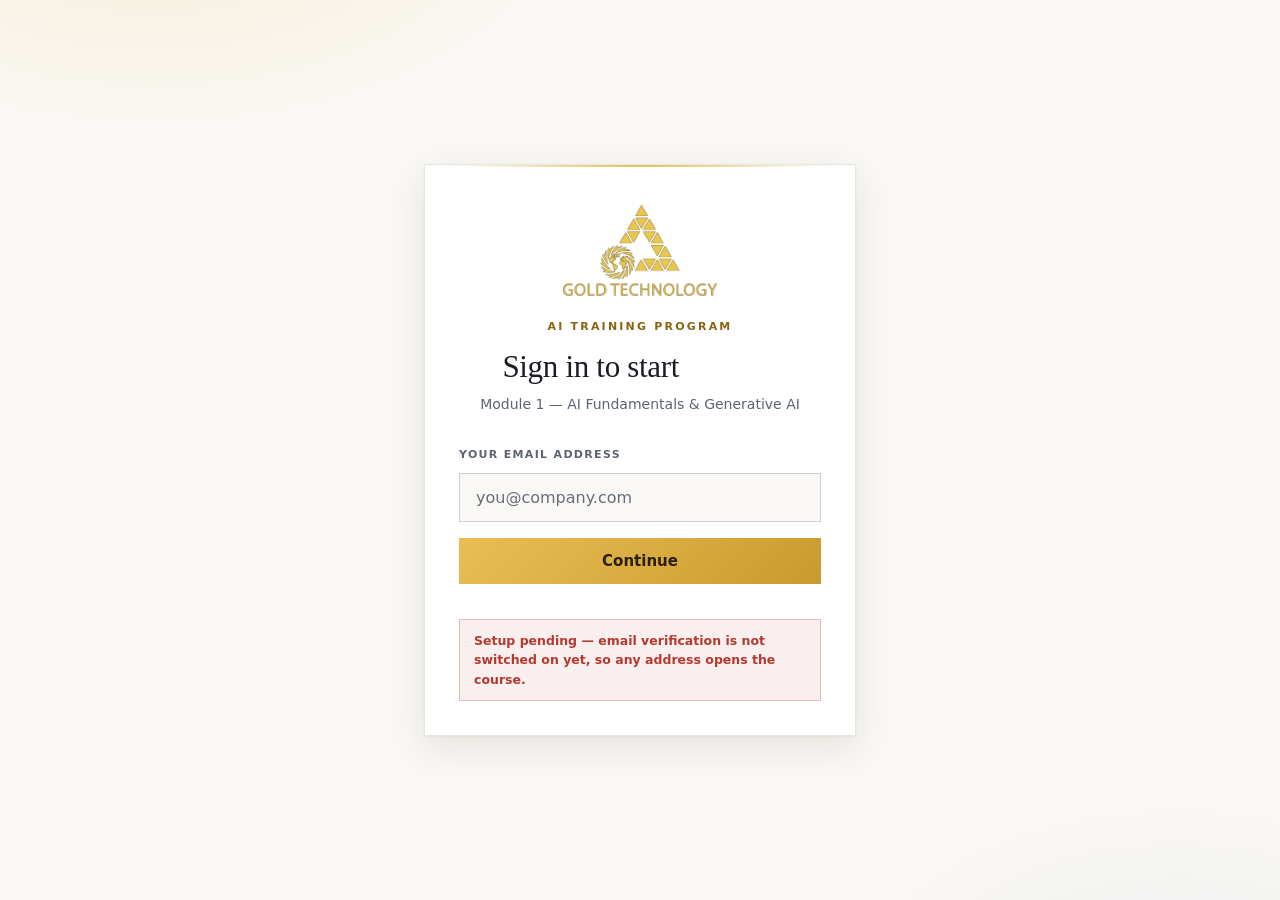
<file: index.html>
<!doctype html>
<html lang="en">
<head>
<meta charset="utf-8">
<meta name="viewport" content="width=device-width, initial-scale=1">
<meta name="color-scheme" content="light">
<title>Gold Technology — AI Training Program</title>
<link rel="canonical" href="module-1-ai-fundamentals-generative-ai/">
<!-- the file name is spelled out so this also works when opened from disk,
     where a bare directory URL lists the folder instead of serving index.html -->
<meta http-equiv="refresh" content="0; url=module-1-ai-fundamentals-generative-ai/index.html">
<style>
  body{margin:0;min-height:100vh;display:grid;place-items:center;background:#FAF8F4;color:#3A414D;
       font-family:"Segoe UI",system-ui,-apple-system,Roboto,Helvetica,Arial,sans-serif;text-align:center}
  .box{padding:32px}
  img{width:180px;margin:0 auto 26px;display:block}
  p{margin:0 0 20px;color:#5C6473;font-size:15px}
  a{display:inline-block;padding:13px 26px;border-radius:12px;color:#2A1F05;font-weight:800;
    text-decoration:none;background:linear-gradient(135deg,#E8BE55,#C99B2E)}
</style>
</head>
<body>
  <div class="box">
    <img src="course/brand/logo-full.png" alt="Gold Technology">
    <p>Opening the AI Training Program&hellip;</p>
    <a href="module-1-ai-fundamentals-generative-ai/index.html">Start Module 1 — AI Fundamentals &amp; Generative AI</a>
  </div>
</body>
</html>
</file>
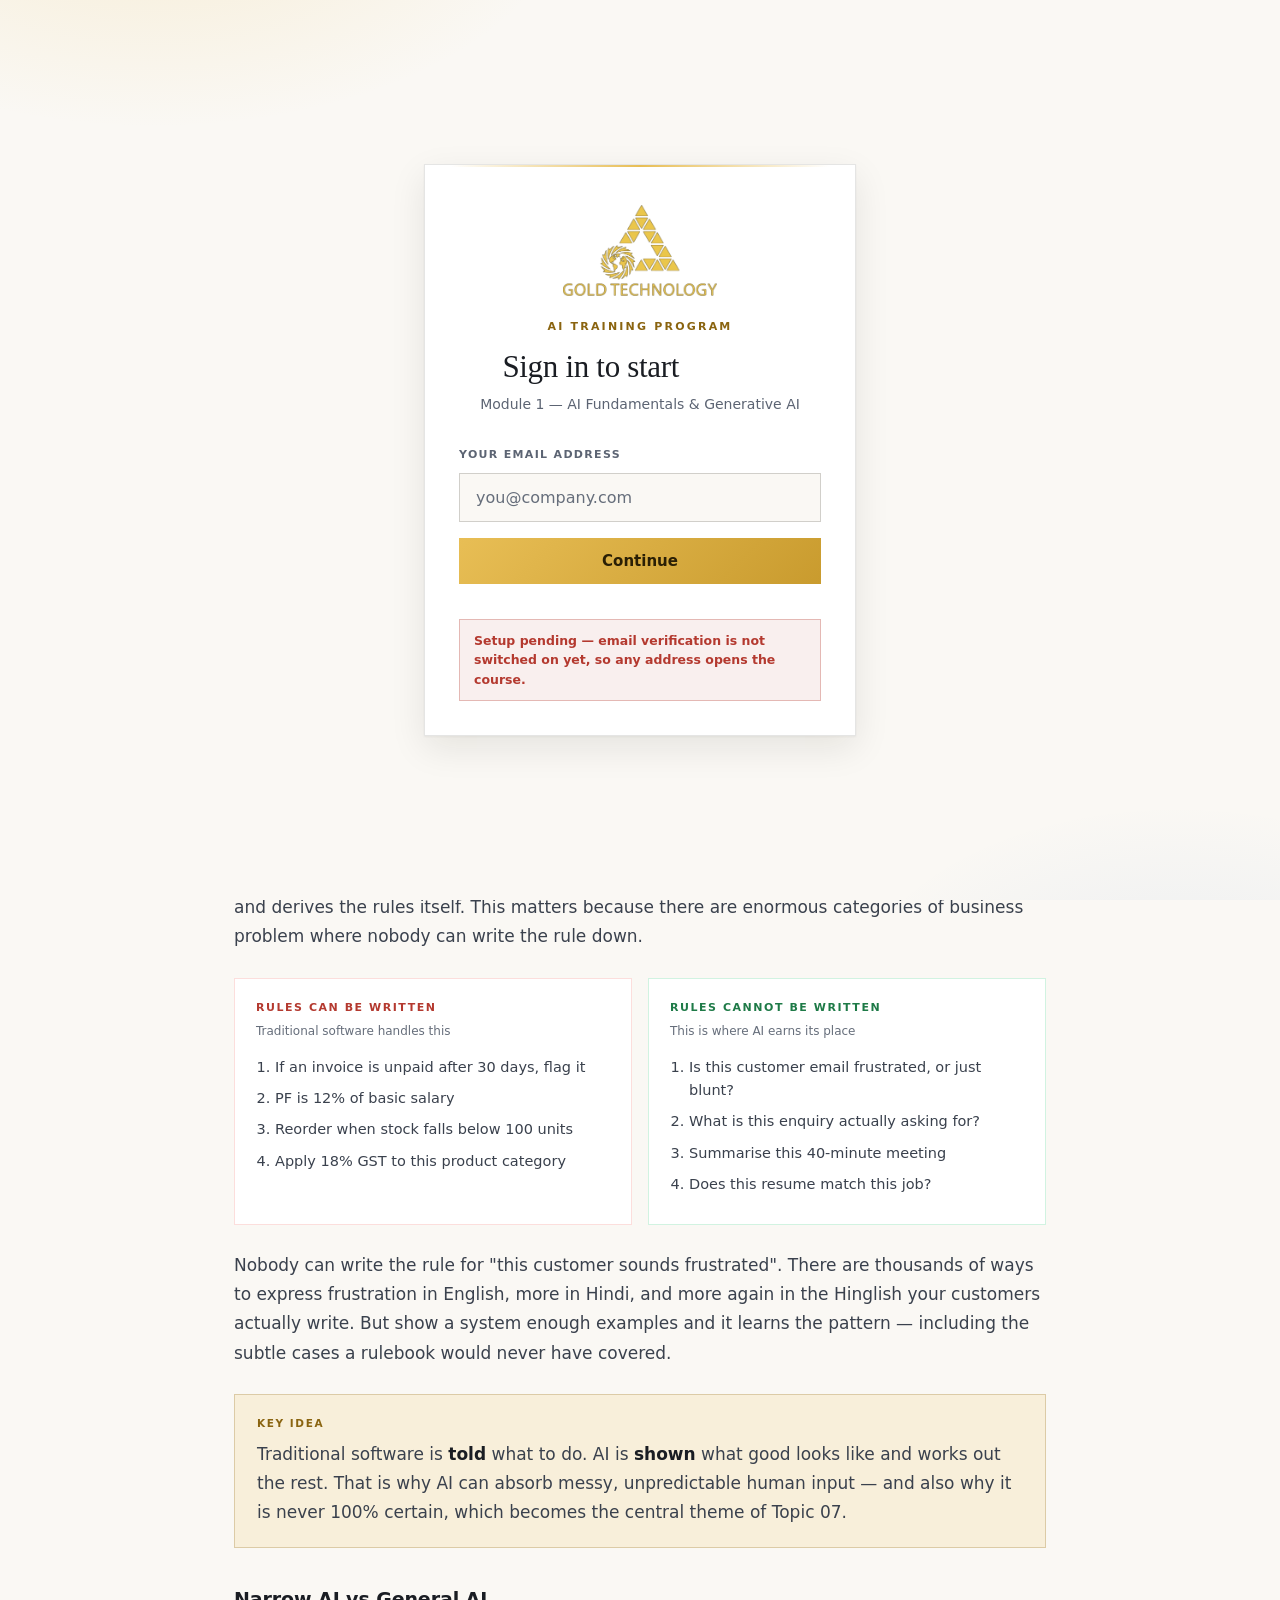
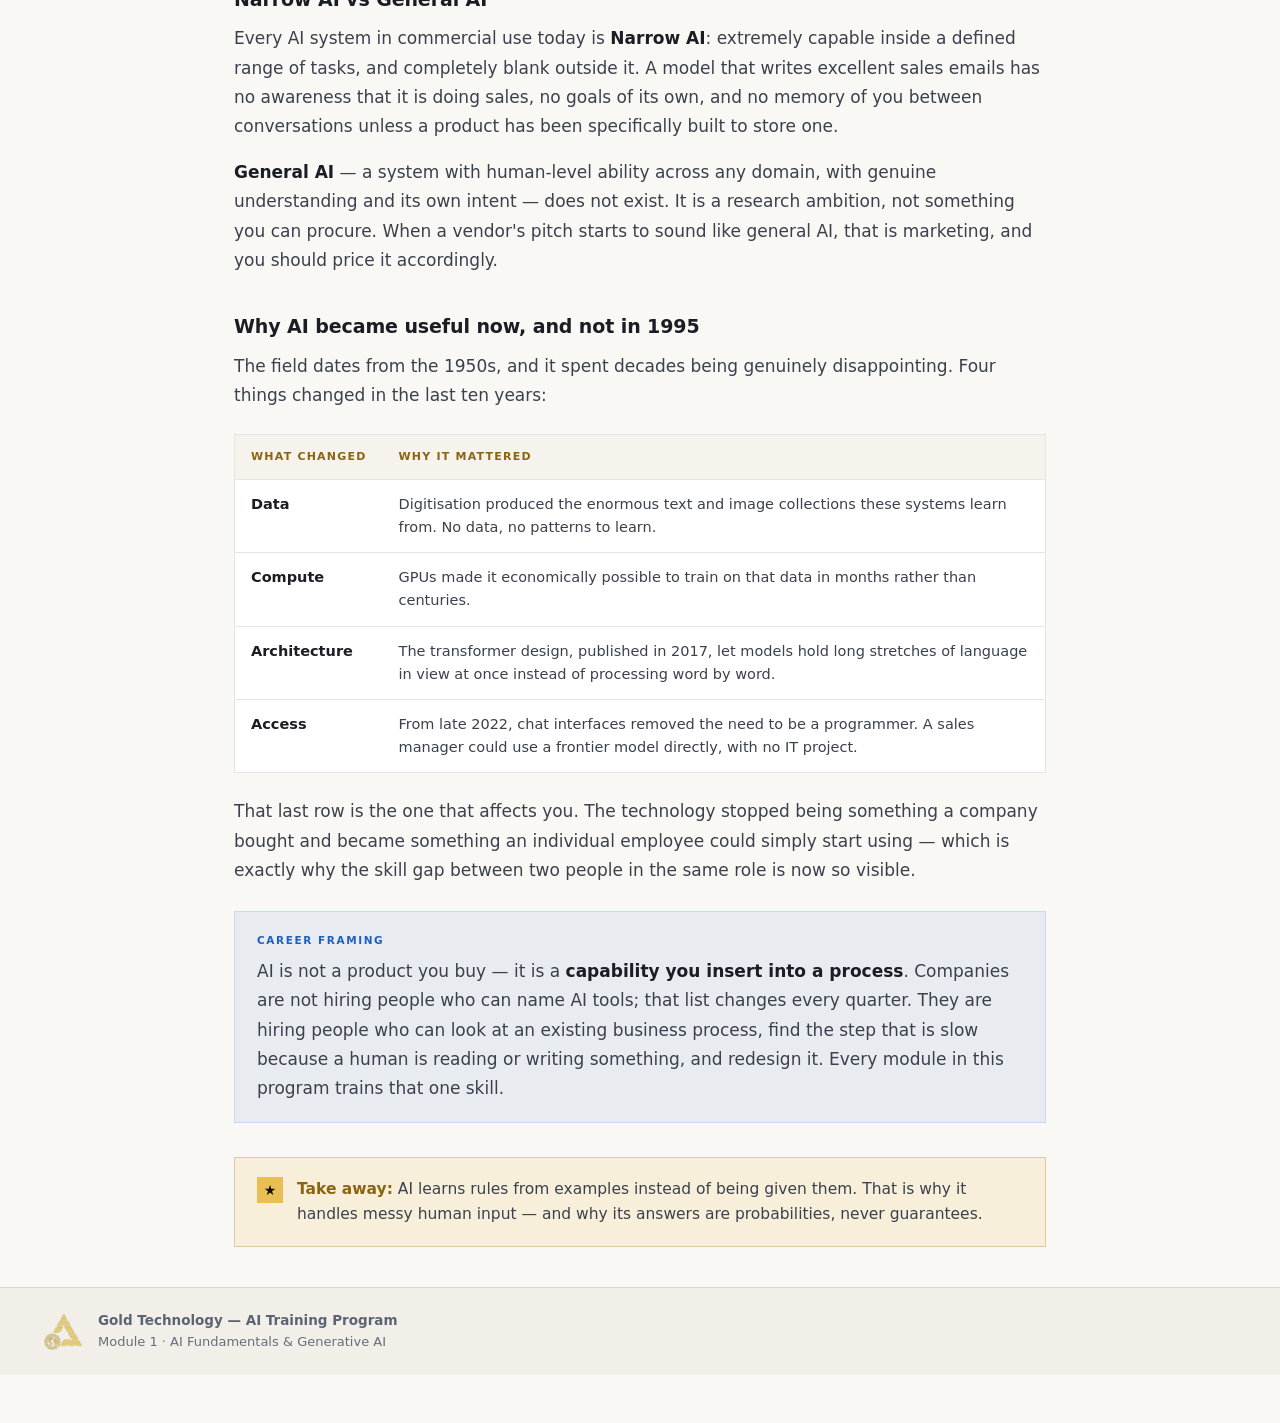
<file: module-1-ai-fundamentals-generative-ai/index.html>
<!doctype html>
<html lang="en">
<head>
<meta charset="utf-8">
<meta name="viewport" content="width=device-width, initial-scale=1, viewport-fit=cover">
<meta name="color-scheme" content="light">
<meta name="description" content="Module 1 — AI Fundamentals & Generative AI. Gold Technology AI Training Program.">
<title>Module 1 — AI Fundamentals &amp; Generative AI | Gold Technology</title>
<link rel="stylesheet" href="../course/assets/lesson.css">
<script>
  /* settled before the first paint, so a learner who has already signed in
     never sees the gate appear and then vanish */
  try {
    if (localStorage.getItem("gt-ai:auth:ok") === "1") {
      document.documentElement.className += " authed";
    }
  } catch (e) {}
</script>
</head>
<body class="screens">

<div class="chrome">
<header class="topbar">
  <div class="topbar-in">
    <div class="brand">
      <img src="../course/brand/logo-mark.png" alt="Gold Technology">
      <div class="brand-txt">
        <div class="brand-name">Gold Technology</div>
        <div class="brand-sub">AI Training Program</div>
      </div>
    </div>
    <div class="topbar-spacer"></div>
    <div class="topbar-chip"><b>Module 1</b><span>AI Fundamentals &amp; Generative AI</span></div>
  </div>
</header>

<!-- ================= STEP RAIL ================= -->
<nav class="rail" aria-label="Module screens">
  <div class="rail-in">
    <button class="railstep" type="button"><span class="n">1</span><span class="lbl">What is AI</span></button>
    <button class="railstep" type="button"><span class="n">2</span><span class="lbl">AI vs ML vs DL</span></button>
    <button class="railstep" type="button"><span class="n">3</span><span class="lbl">Generative AI</span></button>
    <button class="railstep" type="button"><span class="n">4</span><span class="lbl">How LLMs work</span></button>
    <button class="railstep" type="button"><span class="n">5</span><span class="lbl">AI vs software</span></button>
    <button class="railstep" type="button"><span class="n">6</span><span class="lbl">Strengths &amp; limits</span></button>
    <button class="railstep" type="button"><span class="n">7</span><span class="lbl">Hallucination</span></button>
    <button class="railstep" type="button"><span class="n">8</span><span class="lbl">Human + AI</span></button>
    <button class="railstep" type="button"><span class="n">9</span><span class="lbl">Case &amp; activity</span></button>
    <button class="railstep" type="button"><span class="n">10</span><span class="lbl">Knowledge check</span></button>
    <button class="railstep" type="button"><span class="n">11</span><span class="lbl">Summary &amp; video</span></button>
  </div>
</nav>
</div>

<div class="stage-wrap">

<!-- ============================================================ 1 -->
<section class="screen" data-title="What is Artificial Intelligence?">
  <div class="screen-head">
    <img class="hero-logo" src="../course/brand/logo-full.png" alt="Gold Technology" style="width:104px;margin-bottom:20px">
    <p class="screen-kicker">Topic 01 of 11</p>
    <h2>What is Artificial Intelligence?</h2>
    <p class="sub">
      Everyone uses the word. Very few can define it in a way that survives a follow-up question.
      Start here, because every other topic in this module depends on getting this one right.
    </p>
  </div>
  <div class="screen-body">

    <p>
      Artificial Intelligence is software that performs tasks which normally require human
      intelligence — understanding language, recognising patterns, making a judgement, or producing
      something new. That is the textbook definition, and on its own it is not very useful. The part
      that matters for your career is the shift hiding underneath it.
    </p>

    <h3>The inversion that changed everything</h3>
    <p>
      For roughly fifty years, business software worked exactly one way. A human thought through
      every rule, and a programmer wrote those rules down. If a situation was not anticipated, the
      software could not handle it — it would error, or quietly do the wrong thing.
    </p>
    <p>
      Your payroll system knows that PF is 12% because a person typed <em>12</em> into a
      configuration screen. It does not know what PF is, why it exists, or that the rate might
      change. It is following an instruction, precisely and blindly.
    </p>
    <p>
      AI inverts this relationship. Instead of being given the rules, the system is given
      <strong>examples</strong> and derives the rules itself. This matters because there are enormous
      categories of business problem where nobody can write the rule down.
    </p>

    <div class="vs">
      <div class="col bad">
        <h5>Rules can be written</h5>
        <p class="tag">Traditional software handles this</p>
        <ol>
          <li>If an invoice is unpaid after 30 days, flag it</li>
          <li>PF is 12% of basic salary</li>
          <li>Reorder when stock falls below 100 units</li>
          <li>Apply 18% GST to this product category</li>
        </ol>
      </div>
      <div class="col good">
        <h5>Rules cannot be written</h5>
        <p class="tag">This is where AI earns its place</p>
        <ol>
          <li>Is this customer email frustrated, or just blunt?</li>
          <li>What is this enquiry actually asking for?</li>
          <li>Summarise this 40-minute meeting</li>
          <li>Does this resume match this job?</li>
        </ol>
      </div>
    </div>

    <p>
      Nobody can write the rule for "this customer sounds frustrated". There are thousands of ways to
      express frustration in English, more in Hindi, and more again in the Hinglish your customers
      actually write. But show a system enough examples and it learns the pattern — including the
      subtle cases a rulebook would never have covered.
    </p>

    <div class="call key">
      <div class="call-t">Key idea</div>
      <p>
        Traditional software is <strong>told</strong> what to do. AI is <strong>shown</strong> what
        good looks like and works out the rest. That is why AI can absorb messy, unpredictable human
        input — and also why it is never 100% certain, which becomes the central theme of Topic 07.
      </p>
    </div>

    <h3>Narrow AI vs General AI</h3>
    <p>
      Every AI system in commercial use today is <strong>Narrow AI</strong>: extremely capable inside
      a defined range of tasks, and completely blank outside it. A model that writes excellent sales
      emails has no awareness that it is doing sales, no goals of its own, and no memory of you
      between conversations unless a product has been specifically built to store one.
    </p>
    <p>
      <strong>General AI</strong> — a system with human-level ability across any domain, with genuine
      understanding and its own intent — does not exist. It is a research ambition, not something you
      can procure. When a vendor's pitch starts to sound like general AI, that is marketing, and you
      should price it accordingly.
    </p>

    <h3>Why AI became useful now, and not in 1995</h3>
    <p>
      The field dates from the 1950s, and it spent decades being genuinely disappointing. Four things
      changed in the last ten years:
    </p>
    <div class="tw">
      <table>
        <thead><tr><th>What changed</th><th>Why it mattered</th></tr></thead>
        <tbody>
          <tr><td><b>Data</b></td><td>Digitisation produced the enormous text and image collections these systems learn from. No data, no patterns to learn.</td></tr>
          <tr><td><b>Compute</b></td><td>GPUs made it economically possible to train on that data in months rather than centuries.</td></tr>
          <tr><td><b>Architecture</b></td><td>The transformer design, published in 2017, let models hold long stretches of language in view at once instead of processing word by word.</td></tr>
          <tr><td><b>Access</b></td><td>From late 2022, chat interfaces removed the need to be a programmer. A sales manager could use a frontier model directly, with no IT project.</td></tr>
        </tbody>
      </table>
    </div>
    <p>
      That last row is the one that affects you. The technology stopped being something a company
      bought and became something an individual employee could simply start using — which is exactly
      why the skill gap between two people in the same role is now so visible.
    </p>

    <div class="call job">
      <div class="call-t">Career framing</div>
      <p>
        AI is not a product you buy — it is a <strong>capability you insert into a process</strong>.
        Companies are not hiring people who can name AI tools; that list changes every quarter. They
        are hiring people who can look at an existing business process, find the step that is slow
        because a human is reading or writing something, and redesign it. Every module in this
        program trains that one skill.
      </p>
    </div>

    <div class="takeaway">
      <span class="ico">★</span>
      <p><b>Take away:</b> AI learns rules from examples instead of being given them. That is why it handles messy human input — and why its answers are probabilities, never guarantees.</p>
    </div>

  </div>
</section>

<!-- ============================================================ 2 -->
<section class="screen" data-title="AI vs Machine Learning vs Deep Learning">
  <div class="screen-head">
    <p class="screen-kicker">Topic 02 of 11</p>
    <h2>AI vs Machine Learning vs Deep Learning</h2>
    <p class="sub">
      Three terms, used interchangeably by almost everybody, that actually sit inside one another.
      Placing them correctly is a standard interview question — and getting it wrong signals that you
      learned AI from headlines.
    </p>
  </div>
  <div class="screen-body">

    <div class="figure">
      <svg viewBox="0 0 720 340" role="img" aria-label="Nested diagram: Artificial Intelligence contains Machine Learning, which contains Deep Learning, which contains Generative AI">
        <rect x="14" y="14" width="692" height="312" rx="18" fill="var(--goldsoft)" stroke="var(--gold)" stroke-opacity=".55"/>
        <text x="36" y="46" fill="var(--gold)" font-family="Georgia,serif" font-size="17">Artificial Intelligence</text>
        <text x="36" y="68" fill="var(--muted)" font-family="Segoe UI,system-ui,sans-serif" font-size="12.5">The goal — machines doing intelligent tasks</text>
        <rect x="48" y="84" width="624" height="228" rx="15" fill="var(--infosoft)" stroke="var(--info)" stroke-opacity=".5"/>
        <text x="70" y="114" fill="var(--info)" font-family="Georgia,serif" font-size="16">Machine Learning</text>
        <text x="70" y="135" fill="var(--muted)" font-family="Segoe UI,system-ui,sans-serif" font-size="12.5">The method — learning patterns from data</text>
        <rect x="82" y="151" width="556" height="145" rx="13" fill="var(--oksoft)" stroke="var(--ok)" stroke-opacity=".5"/>
        <text x="104" y="180" fill="var(--ok)" font-family="Georgia,serif" font-size="15">Deep Learning</text>
        <text x="104" y="200" fill="var(--muted)" font-family="Segoe UI,system-ui,sans-serif" font-size="12.5">Multi-layer neural networks that find features themselves</text>
        <rect x="116" y="214" width="488" height="66" rx="11" fill="var(--goldsoft)" stroke="var(--gold)" stroke-opacity=".7"/>
        <text x="138" y="242" fill="var(--ink)" font-family="Georgia,serif" font-size="15">Generative AI</text>
        <text x="138" y="263" fill="var(--body)" font-family="Segoe UI,system-ui,sans-serif" font-size="12.5">Creates new content — this is where ChatGPT sits</text>
      </svg>
      <p class="cap">They nest. Generative AI is a specific use of deep learning, which is a specific kind of machine learning, which is one route to AI.</p>
    </div>

    <h3>How machine learning actually learns</h3>
    <p>
      Strip away the mathematics and the process is simple. You collect examples where you already
      know the answer — say, 5,000 past leads and whether each one eventually bought. You show the
      system the inputs together with the known outcomes. It adjusts its internal weights until its
      predictions match those outcomes reasonably well. Then you give it a lead it has never seen,
      and it predicts.
    </p>
    <div class="flow">
      <div class="step"><b>1 · Training data</b><span>Past examples where the answer is already known.</span></div>
      <div class="arw">→</div>
      <div class="step"><b>2 · Training</b><span>The model adjusts itself until its predictions match the known answers.</span></div>
      <div class="arw">→</div>
      <div class="step"><b>3 · Prediction</b><span>It is given new, unseen input and produces an answer.</span></div>
    </div>
    <p>
      This is why <strong>data quality decides model quality</strong>. If your past lead records are
      incomplete, or your labels were applied inconsistently, the model faithfully learns that mess.
      There is no clever algorithm that repairs bad training data — a point Module 6 returns to in
      detail.
    </p>

    <h3>The distinction that actually matters</h3>
    <p>
      Classical machine learning needs a human to decide what the model should look at. To predict
      lead quality, somebody must decide that company size, industry and budget are the useful
      signals. That step is called feature engineering, and it puts a ceiling on the system: it can
      only be as insightful as the person choosing the features.
    </p>
    <p>
      <strong>Deep learning removes that ceiling.</strong> Given enough examples, a multi-layer
      neural network works out for itself which signals matter — including combinations no human
      would have thought to specify. That is precisely why deep learning took over everything
      involving language, images and audio. Nobody can list the features that make a sentence sound
      angry. A network trained on enough angry sentences finds them.
    </p>

    <div class="tw">
      <table>
        <thead>
          <tr><th>Term</th><th>What it is</th><th>How it works</th><th>Business example</th></tr>
        </thead>
        <tbody>
          <tr>
            <td><b>Artificial Intelligence</b></td>
            <td>The overall goal — machines performing tasks that need intelligence</td>
            <td>Any technique at all, including hand-written rules</td>
            <td>A chatbot that routes a customer to the right department</td>
          </tr>
          <tr>
            <td><b>Machine Learning</b></td>
            <td>A method of achieving AI by learning from data instead of being programmed</td>
            <td>Humans choose the features; the model learns the weights</td>
            <td>Predicting which leads are likely to convert, from past sales data</td>
          </tr>
          <tr>
            <td><b>Deep Learning</b></td>
            <td>Machine learning using neural networks with many layers</td>
            <td>The model discovers the features itself — no feature engineering</td>
            <td>Reading a scanned purchase order and extracting the line items</td>
          </tr>
          <tr>
            <td><b>Generative AI</b></td>
            <td>Deep learning models that produce new content</td>
            <td>Predicts the most probable next piece of content, repeatedly</td>
            <td>Drafting a proposal, summarising a meeting, writing a job description</td>
          </tr>
        </tbody>
      </table>
    </div>

    <div class="call job">
      <div class="call-t">Say it like this in an interview</div>
      <p>
        "AI is the objective. Machine learning is the main way we get there — the system learns
        patterns from data rather than following written rules. Deep learning is machine learning
        with multi-layer neural networks, which is what finally made language and images work.
        Generative AI is deep learning applied to creating new content."
      </p>
    </div>

    <div class="takeaway">
      <span class="ico">★</span>
      <p><b>Take away:</b> They nest, they do not compete. AI is the goal, ML is the method, deep learning is the breakthrough, generative AI is the application you use every day.</p>
    </div>

  </div>
</section>

<!-- ============================================================ 3 -->
<section class="screen" data-title="What is Generative AI?">
  <div class="screen-head">
    <p class="screen-kicker">Topic 03 of 11</p>
    <h2>What is Generative AI?</h2>
    <p class="sub">
      This is the change that pulled AI out of the data science team and put it on every desk in the
      company — including, shortly, yours.
    </p>
  </div>
  <div class="screen-body">

    <p>
      Until around 2020, virtually all commercial AI was <strong>predictive</strong>. You handed it
      something that already existed and it told you something about it: is this transaction
      fraudulent, will this customer churn, does this resume match, what is in this photograph.
      Genuinely useful — but the output was always a label, a score or a number.
    </p>
    <p>
      <strong>Generative AI creates something that did not exist before.</strong> You describe what
      you need and it produces the artefact itself: the email, the summary, the analysis, the code,
      the image, the structured record.
    </p>

    <div class="tw">
      <table>
        <thead><tr><th></th><th>Predictive AI</th><th>Generative AI</th></tr></thead>
        <tbody>
          <tr><td><b>Question it answers</b></td><td>"What is this?" / "What will happen?"</td><td>"Make me this."</td></tr>
          <tr><td><b>Output</b></td><td>A category, score or number</td><td>New content — text, image, code, audio</td></tr>
          <tr><td><b>Example</b></td><td>This lead scores 82 out of 100</td><td>Here is the follow-up email for this lead</td></tr>
          <tr><td><b>Who used it</b></td><td>Data teams, through a project</td><td>Everyone, directly, from day one</td></tr>
          <tr><td><b>Setup needed</b></td><td>Months of data work</td><td>Open a browser tab</td></tr>
        </tbody>
      </table>
    </div>

    <h3>Why this changed business roles, not just IT</h3>
    <p>
      Look honestly at what a marketing executive, an HR generalist, a sales manager or a business
      analyst produces in a working day. Emails. Job descriptions. Campaign copy. Meeting notes.
      Proposals. Comparison sheets. Status reports. Almost all professional output is
      <strong>content</strong> — and content is precisely what generative AI makes.
    </p>
    <p>
      Predictive AI made data scientists more productive. Generative AI makes <em>everyone else</em>
      more productive. That is the whole reason your employer now expects fluency in it regardless of
      your function, and the reason this program exists at all.
    </p>

    <div class="tw">
      <table>
        <thead><tr><th>Department</th><th>What generative AI produces</th></tr></thead>
        <tbody>
          <tr><td><b>Sales</b></td><td>Outreach emails, call preparation notes, objection responses, proposal drafts, meeting summaries</td></tr>
          <tr><td><b>Marketing</b></td><td>Campaign concepts, ad copy, social posts, customer personas, content calendars</td></tr>
          <tr><td><b>HR</b></td><td>Job descriptions, interview questions, candidate summaries, onboarding material</td></tr>
          <tr><td><b>Finance</b></td><td>Variance explanations, management commentary, dashboard narratives</td></tr>
          <tr><td><b>Operations</b></td><td>Process documentation, SOPs, supplier comparison notes, incident summaries</td></tr>
        </tbody>
      </table>
    </div>

    <div class="call key">
      <div class="call-t">Key idea</div>
      <p>
        Generative AI does not remove the need for judgement — it removes the cost of the first
        draft. The value you add shifts from <em>producing</em> the document to <em>deciding whether
        the document is right</em>. That shift is what the rest of this module prepares you for.
      </p>
    </div>

    <div class="takeaway">
      <span class="ico">★</span>
      <p><b>Take away:</b> Predictive AI describes what exists; generative AI creates what does not. Because business output is mostly content, this is the version that reaches every role.</p>
    </div>

  </div>
</section>

<!-- ============================================================ 4 -->
<section class="screen" data-title="How LLMs actually work">
  <div class="screen-head">
    <p class="screen-kicker">Topic 04 of 11</p>
    <h2>How a ChatGPT-type system actually works</h2>
    <p class="sub">
      You do not need the mathematics. You do need an accurate mental model — because nearly every
      expensive mistake people make with AI comes from holding the wrong one.
    </p>
  </div>
  <div class="screen-body">

    <p>
      LLM stands for <strong>Large Language Model</strong>. "Large" refers to the number of internal
      parameters — the adjustable values the model learned during training. Frontier models have
      hundreds of billions of them. That scale is why the behaviour feels qualitatively different
      from older systems, but the underlying operation is remarkably simple.
    </p>

    <h3>It predicts the next piece of text. That is genuinely all.</h3>
    <p>
      An LLM breaks language into <strong>tokens</strong> — roughly, word fragments. "Understanding"
      might be two tokens, "ERP" might be one, a comma is one. Given every token so far, the model
      calculates which token is most likely to come next, appends it, and repeats the whole
      calculation. A 400-word email is that same prediction running several hundred times in
      sequence.
    </p>
    <p>
      The reason this produces something coherent rather than nonsense is scale. Trained on an
      enormous body of human writing, the task "predict what comes next" forces the model to
      internalise grammar, tone, document structure, domain conventions and a great deal of factual
      association — because every one of those things shapes which word genuinely comes next.
    </p>

    <h3>The three stages of training</h3>
    <div class="flow">
      <div class="step"><b>1 · Pre-training</b><span>Reads a vast body of text and learns language, structure and world patterns. Enormously expensive, done once.</span></div>
      <div class="arw">→</div>
      <div class="step"><b>2 · Fine-tuning</b><span>Trained on example instructions with good answers, so it responds to requests instead of merely continuing text.</span></div>
      <div class="arw">→</div>
      <div class="step"><b>3 · Alignment</b><span>Humans rate competing answers; the model is tuned toward the ones people rated helpful, safe and well formatted.</span></div>
    </div>
    <p>
      Stage 3 explains a great deal about how the model behaves. It was rewarded for answers people
      <em>rated highly</em>. Confidence was rewarded, because confident answers read better. Accuracy
      was rewarded only when the human rater happened to know the truth. Hold on to that — it is the
      direct cause of everything in Topic 07.
    </p>

    <h3>The context window is its only memory</h3>
    <p>
      Everything the model can see at once — your instruction, the document you pasted, the
      conversation so far — sits inside a fixed-size <strong>context window</strong>. Within that
      window it has excellent access. Outside it, the information simply does not exist for the
      model.
    </p>
    <div class="tw">
      <table>
        <thead><tr><th>Consequence</th><th>What it means in practice</th></tr></thead>
        <tbody>
          <tr><td><b>It knows nothing about your company</b></td><td>It has never seen your price list, your policies or your customers. If you do not paste it in, it will invent it.</td></tr>
          <tr><td><b>Long documents must be broken up</b></td><td>Past a certain length the model is working with only part of your document — often without saying so.</td></tr>
          <tr><td><b>A new chat starts blank</b></td><td>Nothing carries over between conversations unless the product was explicitly built to store it.</td></tr>
          <tr><td><b>Earlier turns can fall out</b></td><td>In a very long conversation, the beginning may drop out of the window and be forgotten mid-discussion.</td></tr>
        </tbody>
      </table>
    </div>

    <h3>Why the same question gives different answers</h3>
    <p>
      The model does not always take the single most likely next token; it samples from a probability
      distribution. This is deliberate — always taking the top choice produces flat, repetitive
      writing. The side effect is that identical prompts can produce different output on different
      days.
    </p>
    <p>
      This is normal and expected behaviour, not a fault. But it has a hard consequence: an LLM must
      never sit in a process that requires a byte-identical result every single time. Topic 05 turns
      that into a decision rule you can apply.
    </p>

    <div class="call warn">
      <div class="call-t">The single most important sentence in this module</div>
      <p>
        An LLM generates text that is <strong>statistically plausible</strong>. It is not looking
        anything up, and it has no internal test for truth. Fluent and correct feel completely
        identical coming out of it. Verification is your job, not the model's.
      </p>
    </div>

    <div class="takeaway">
      <span class="ico">★</span>
      <p><b>Take away:</b> An LLM predicts the next token from what is in its context window. It does not retrieve facts, and it cannot tell when it is wrong.</p>
    </div>

  </div>
</section>

<!-- ============================================================ 5 -->
<section class="screen" data-title="Generative AI vs traditional software">
  <div class="screen-head">
    <p class="screen-kicker">Topic 05 of 11</p>
    <h2>Generative AI vs traditional software</h2>
    <p class="sub">
      Both are software, and that is where the similarity stops. Confusing the two is the most
      expensive mistake a business makes with AI, so this comparison is worth learning properly.
    </p>
  </div>
  <div class="screen-body">

    <div class="tw">
      <table>
        <thead><tr><th></th><th>Traditional software</th><th>Generative AI</th></tr></thead>
        <tbody>
          <tr><td><b>Logic</b></td><td>Rules written by a human</td><td>Patterns learned from data</td></tr>
          <tr><td><b>Same input twice</b></td><td>Identical output, always</td><td>May differ slightly each time</td></tr>
          <tr><td><b>Accuracy</b></td><td>Exact</td><td>Approximate, usually very good</td></tr>
          <tr><td><b>Unexpected input</b></td><td>Rejects it or throws an error</td><td>Attempts an answer anyway</td></tr>
          <tr><td><b>How it fails</b></td><td>Loudly — it crashes or refuses</td><td>Quietly — a confident wrong answer</td></tr>
          <tr><td><b>Handles ambiguity</b></td><td>No</td><td>Yes, this is its core strength</td></tr>
          <tr><td><b>Testing</b></td><td>Pass or fail</td><td>Judged on quality, needs sampling and review</td></tr>
          <tr><td><b>Changing behaviour</b></td><td>Edit code, test, redeploy</td><td>Change the instruction, immediate</td></tr>
          <tr><td><b>Audit trail</b></td><td>Every step traceable</td><td>Reasoning is not reliably reconstructable</td></tr>
        </tbody>
      </table>
    </div>

    <p>
      Row five is the one that costs companies real money. When a conventional system fails you know
      immediately — a screen errors, a batch job aborts, somebody raises a ticket. When an LLM fails,
      you receive a well-written paragraph with a wrong number in it, formatted exactly like the
      paragraphs that were right. Nothing alerts you. It reaches the customer.
    </p>

    <h3>A decision rule you can apply from day one</h3>
    <div class="vs">
      <div class="col bad">
        <h5>Use traditional software</h5>
        <p class="tag">When the answer must be exactly right, every time</p>
        <ol>
          <li>Salary, PF and TDS calculation</li>
          <li>GST computation and return filing</li>
          <li>Accounting entries and ledgers</li>
          <li>Inventory quantity on hand</li>
          <li>Invoice totals and payment reconciliation</li>
          <li>Anything with a legal or audit consequence</li>
        </ol>
      </div>
      <div class="col good">
        <h5>Use generative AI</h5>
        <p class="tag">When the task involves language, judgement or variety</p>
        <ol>
          <li>Summarising a long email thread</li>
          <li>Drafting proposals and outreach</li>
          <li>Categorising unstructured enquiries</li>
          <li>Extracting fields from messy text</li>
          <li>Explaining what a report implies</li>
          <li>Generating options to choose between</li>
        </ol>
      </div>
    </div>

    <h3>The pattern that beats both</h3>
    <p>
      The strongest business systems do not choose. They use AI for the part that is unstructured and
      human, and conventional software for the part that must be exact and auditable.
    </p>
    <div class="flow">
      <div class="step"><b>1 · Messy input</b><span>An email, a scanned PO, a resume, a complaint — unstructured human text.</span></div>
      <div class="arw">→</div>
      <div class="step"><b>2 · AI reads it</b><span>Extracts the fields: company, quantity, amount, date, requirement.</span></div>
      <div class="arw">→</div>
      <div class="step"><b>3 · Human checks</b><span>Confirms the extraction, especially anything with a rupee value attached.</span></div>
      <div class="arw">→</div>
      <div class="step"><b>4 · System computes</b><span>ERP or CRM does the exact, auditable work with clean structured data.</span></div>
    </div>
    <p>
      Learn this shape now. Module 8 builds it out properly against ERP and CRM, and most real AI
      projects in Indian mid-market companies are some version of it.
    </p>

    <div class="takeaway">
      <span class="ico">★</span>
      <p><b>Take away:</b> Exactness and accountability belong to conventional software. Language, ambiguity and judgement belong to AI. Great systems use AI to feed clean data into software.</p>
    </div>

  </div>
</section>

<!-- ============================================================ 6 -->
<section class="screen" data-title="Capabilities and limitations">
  <div class="screen-head">
    <p class="screen-kicker">Topic 06 of 11</p>
    <h2>AI capabilities and limitations</h2>
    <p class="sub">
      Professional competence with AI is mostly knowing where the boundary sits. Underestimate it and
      you waste hours. Overestimate it and you send a customer something wrong.
    </p>
  </div>
  <div class="screen-body">

    <h3>What it is genuinely excellent at</h3>
    <ul>
      <li><strong>Summarising</strong> — a 30-page report, a 60-message thread, an hour of meeting notes, into what actually matters.</li>
      <li><strong>Drafting</strong> — the first 80% of any document, in seconds rather than an hour.</li>
      <li><strong>Rewriting</strong> — changing tone, length, language or audience while preserving meaning.</li>
      <li><strong>Structuring the unstructured</strong> — turning a rambling email into clean fields. This is the single highest-value business use of the technology.</li>
      <li><strong>Classifying at volume</strong> — sorting enquiries, tickets or feedback into consistent categories, at a scale no human will sustain.</li>
      <li><strong>Explaining</strong> — making a technical or financial concept clear for a specific audience.</li>
      <li><strong>Generating options</strong> — twelve subject lines, six objection responses, five campaign angles, so you can choose rather than invent.</li>
      <li><strong>Translating</strong> — including into and out of Indian languages, for customer communication.</li>
    </ul>

    <h3>Where it is weak, and what you do about it</h3>
    <div class="tw">
      <table>
        <thead><tr><th>Limitation</th><th>What goes wrong</th><th>How you work around it</th></tr></thead>
        <tbody>
          <tr><td><b>No live knowledge</b></td><td>Training has a cut-off date; recent events are unknown or guessed at</td><td>Use a tool with search, or paste the current information in yourself</td></tr>
          <tr><td><b>No company knowledge</b></td><td>It invents your pricing, policies, modules and client names</td><td>Always supply the real document inside the prompt</td></tr>
          <tr><td><b>Arithmetic at scale</b></td><td>Multi-step calculations drift; totals look plausible but do not add up</td><td>Let it set up the logic, then compute in Excel and verify</td></tr>
          <tr><td><b>Not a source of truth</b></td><td>Statistics, citations and legal clauses can be fabricated wholesale</td><td>Verify every figure against a real source before it leaves your desk</td></tr>
          <tr><td><b>No accountability</b></td><td>The model cannot own a decision or its consequences</td><td>A named human signs off anything that leaves the company</td></tr>
          <tr><td><b>Confidentiality risk</b></td><td>Data pasted into a public tool may leave your control</td><td>Follow company policy; never paste customer, salary or contract data into public tools</td></tr>
          <tr><td><b>Overconfidence</b></td><td>It rarely says "I do not know" unless you explicitly allow it to</td><td>Instruct it to flag uncertainty and to ask rather than guess</td></tr>
        </tbody>
      </table>
    </div>

    <div class="call key">
      <div class="call-t">The 80% principle</div>
      <p>
        Treat AI output as a strong first draft from a fast, exceptionally well-read intern who has
        never met your customers and will not admit uncertainty. The last 20% — the facts, the
        numbers, the relationship, the judgement — is exactly where you earn your salary. Skip it and
        you have added no value at all, only risk.
      </p>
    </div>

    <div class="takeaway">
      <span class="ico">★</span>
      <p><b>Take away:</b> Excellent at language, structure and volume. Unreliable on current facts, exact arithmetic and anything requiring accountability.</p>
    </div>

  </div>
</section>

<!-- ============================================================ 7 -->
<section class="screen" data-title="Hallucination, bias and inaccuracy">
  <div class="screen-head">
    <p class="screen-kicker">Topic 07 of 11</p>
    <h2>Hallucination, bias and inaccurate information</h2>
    <p class="sub">
      This is the topic that separates someone who is employable with AI from someone who is a
      liability with it. Read this one twice.
    </p>
  </div>
  <div class="screen-body">

    <h3>Hallucination</h3>
    <p>
      A <strong>hallucination</strong> is output that is fluent, confident, well formatted and
      factually false. It is not a bug awaiting a patch — it follows directly from the mechanism in
      Topic 04. The model produces the most plausible continuation. When it does not hold the fact,
      the most plausible continuation is still a fact-shaped sentence, so it writes one, in exactly
      the same assured tone it uses when correct.
    </p>
    <p>What it looks like in an actual workplace:</p>
    <ul>
      <li><strong>Invented figures</strong> — "the Indian ERP market grew 23.4% in 2024", stated with total confidence and no basis whatsoever.</li>
      <li><strong>Fake references</strong> — a plausible report title from a real consulting firm that was never published.</li>
      <li><strong>Fabricated product detail</strong> — modules, features or integrations your product does not have, written into a proposal.</li>
      <li><strong>Wrong attribution</strong> — a real quotation assigned to the wrong person or company.</li>
      <li><strong>Confident compliance claims</strong> — a clause of law or a GST rule stated crisply and incorrectly.</li>
    </ul>

    <div class="call warn">
      <div class="call-t">Why this is a business risk, not a technical curiosity</div>
      <p>
        A hallucinated number in a client proposal is a credibility loss. A hallucinated compliance
        statement is legal exposure. A hallucinated specification in a tender may be a commitment
        your company has to honour at its own cost. Lawyers in several countries have been formally
        sanctioned for filing AI-generated case citations that did not exist — they did not check,
        because the output looked professional.
      </p>
    </div>

    <h3>Bias</h3>
    <p>
      The model learned from human-written text, so it absorbed human patterns — including the unfair
      ones. Bias shows up as systematically different treatment of similar people or cases:
    </p>
    <ul>
      <li>Resume screening that quietly favours certain colleges, cities, surnames or career paths.</li>
      <li>Job descriptions written in language that measurably skews who applies.</li>
      <li>Performance summaries that describe identical behaviour differently by gender.</li>
      <li>Default assumptions — that a "software engineer" is male, that a strong candidate studied in a metro.</li>
    </ul>
    <p>
      Bias is harder to catch than hallucination, because each individual output looks entirely
      reasonable. You only see it in aggregate — which is why an AI-assisted process needs
      <em>auditing</em>, not just spot-checking. Module 5 takes this much further in a recruitment
      setting, where the legal and ethical stakes are highest.
    </p>

    <h3>Your verification playbook</h3>
    <div class="tw">
      <table>
        <thead><tr><th>Practice</th><th>What it means in daily work</th></tr></thead>
        <tbody>
          <tr><td><b>Ground it</b></td><td>Paste the real source document instead of relying on the model's memory. A model working from your text hallucinates far less than one working from recall.</td></tr>
          <tr><td><b>Check every number</b></td><td>Treat all figures, dates, percentages and names as unverified until you have seen them in a real source.</td></tr>
          <tr><td><b>Demand checkable sources</b></td><td>Ask for references — then actually open them. An unopened citation is worth nothing at all.</td></tr>
          <tr><td><b>Ask it to challenge itself</b></td><td>"What in this answer are you least confident about, and what would make it wrong?" surfaces weak claims quickly.</td></tr>
          <tr><td><b>Give it permission to not know</b></td><td>"If you are not sure, say so and ask me" converts silent invention into a question you can answer.</td></tr>
          <tr><td><b>Scale scrutiny to stakes</b></td><td>An internal brainstorm needs a glance. A customer proposal, an offer letter, or anything with a rupee figure needs line-by-line checking.</td></tr>
          <tr><td><b>Protect confidential data</b></td><td>No salary data, customer records, contracts or unreleased plans in public tools.</td></tr>
          <tr><td><b>Keep a human accountable</b></td><td>Every AI-assisted output that leaves the company has a named person who owns it.</td></tr>
        </tbody>
      </table>
    </div>

    <div class="call job">
      <div class="call-t">What this sounds like to an employer</div>
      <p>
        In an interview, "AI sometimes makes mistakes" is a weak answer that anyone could give.
        "AI hallucinates because it predicts plausible text rather than retrieving facts, so I ground
        it in source documents and verify every figure before anything goes to a client" is the
        answer that gets you hired.
      </p>
    </div>

    <div class="takeaway">
      <span class="ico">★</span>
      <p><b>Take away:</b> Confident and correct are different things. Ground the model in real sources, verify every number, and never let unchecked output reach a customer.</p>
    </div>

  </div>
</section>

<!-- ============================================================ 8 -->
<section class="screen" data-title="Human + AI collaboration">
  <div class="screen-head">
    <p class="screen-kicker">Topic 08 of 11</p>
    <h2>Human + AI collaboration</h2>
    <p class="sub">
      The useful question was never "will AI replace this job". It is "which parts of this job should
      AI do, and which parts must stay human".
    </p>
  </div>
  <div class="screen-body">

    <p>
      Organisations that get this split right see genuine gains. Organisations that get it wrong go
      one of two ways: they ban AI outright and fall behind, or they let it write to customers
      unchecked and pay for it publicly. Both failures come from never thinking about the division of
      labour.
    </p>

    <div class="tw">
      <table>
        <thead><tr><th>Give to AI</th><th>Keep with the human</th></tr></thead>
        <tbody>
          <tr><td>Reading 500 documents nobody has time to read</td><td>Deciding what the organisation does about them</td></tr>
          <tr><td>The first draft of anything</td><td>The final wording that carries your name</td></tr>
          <tr><td>Converting messy text into structured fields</td><td>Confirming the extraction is actually correct</td></tr>
          <tr><td>Generating options and angles</td><td>Choosing, based on the relationship and the context</td></tr>
          <tr><td>Consistent formatting and repetitive rewriting</td><td>Ethics, fairness and the judgement calls</td></tr>
          <tr><td>Speed and volume</td><td>Accountability for the outcome</td></tr>
        </tbody>
      </table>
    </div>

    <h3>The working loop</h3>
    <div class="flow">
      <div class="step"><b>1 · Frame</b><span>Define the task, the audience, the constraints and the output format you need.</span></div>
      <div class="arw">→</div>
      <div class="step"><b>2 · Generate</b><span>Let AI produce the draft, the extraction or the set of options.</span></div>
      <div class="arw">→</div>
      <div class="step"><b>3 · Verify</b><span>Check facts, figures, tone and fit. Correct or regenerate whatever fails.</span></div>
      <div class="arw">→</div>
      <div class="step"><b>4 · Decide</b><span>Apply judgement, take the decision, own the result.</span></div>
    </div>
    <p>
      Notice that steps 1, 3 and 4 are entirely human, and that all of the professional skill lives
      there. Someone who only knows step 2 has learned a tool, and tools change every year. Someone
      who is strong at 1, 3 and 4 has learned a way of working — which is what the remaining nine
      modules develop.
    </p>

    <div class="call key">
      <div class="call-t">The honest version</div>
      <p>
        AI will not replace you. But a colleague who has restructured their work around AI will
        produce roughly three times what you produce, at comparable quality — and that comparison,
        not the technology, is what actually affects careers. The purpose of this program is to make
        sure you are that colleague.
      </p>
    </div>

    <div class="takeaway">
      <span class="ico">★</span>
      <p><b>Take away:</b> AI does the reading, drafting and structuring. Humans frame the task, verify the output and own the decision. Frame → Generate → Verify → Decide.</p>
    </div>

  </div>
</section>

<!-- ============================================================ 9 -->
<section class="screen" data-title="Case study and practical activity">
  <div class="screen-head">
    <p class="screen-kicker">Topic 09 of 11 · Case &amp; activity</p>
    <h2>500 customer enquiries every month</h2>
    <p class="sub">
      Everything so far, applied to one ordinary business problem — then handed to you to do
      yourself.
    </p>
  </div>
  <div class="screen-body">

    <p>
      A mid-sized technology company receives roughly <strong>500 enquiries a month</strong> through
      its website, email and trade-show contacts. They arrive as free text — some detailed, some a
      single line, and some not sales enquiries at all.
    </p>

    <div class="vs">
      <div class="col bad">
        <h5>Traditional approach</h5>
        <p class="tag">One executive, manually</p>
        <ol>
          <li>Opens and reads every enquiry</li>
          <li>Works out what the customer wants</li>
          <li>Categorises it by hand</li>
          <li>Assigns it to a salesperson</li>
          <li>Types a short summary — when there is time</li>
        </ol>
      </div>
      <div class="col good">
        <h5>AI-assisted approach</h5>
        <p class="tag">AI first pass, human review</p>
        <ol>
          <li>AI reads the enquiry</li>
          <li>Identifies the actual requirement</li>
          <li>Scores it Hot / Warm / Cold</li>
          <li>Extracts company, budget, requirement, timeline</li>
          <li>Writes a briefing for the salesperson</li>
        </ol>
      </div>
    </div>

    <div class="stats">
      <div class="stat"><b>500</b><span>enquiries per month</span></div>
      <div class="stat"><b>~6 min</b><span>manual handling, each</span></div>
      <div class="stat"><b>50 hrs</b><span>per month, manual</span></div>
      <div class="stat"><b>~8 hrs</b><span>with AI, review only</span></div>
    </div>
    <p class="cap" style="margin-top:-10px">
      Indicative figures for discussion. The point is not the exact saving — it is that the executive
      moves from processing enquiries to acting on the ones that matter.
    </p>

    <h3>The real benefit is not the time saved</h3>
    <p>
      When a human handles 500 enquiries manually, the last hundred receive less attention than the
      first. Categorisation drifts with mood and workload. Enquiries arriving on a busy day sit
      unread. Good leads go cold silently, and nobody can see it happening.
    </p>
    <ul>
      <li><strong>Consistency.</strong> Enquiry 500 is assessed by the same standard as enquiry 1.</li>
      <li><strong>Structure.</strong> Free text becomes fields, so the pipeline becomes measurable and reportable.</li>
      <li><strong>Speed.</strong> Hot leads surface within minutes rather than days — and response time is the strongest single predictor of B2B conversion.</li>
    </ul>

    <div class="call warn">
      <div class="call-t">Where the human stays</div>
      <p>
        AI proposes the category and drafts the summary. A salesperson still checks the Hot leads
        before acting, because a misread budget or a missed nuance is a lost deal. The AI is doing
        the reading, not the selling.
      </p>
    </div>

    <h3>Your practical activity</h3>
    <p>
      Below are ten enquiries of the kind this company actually receives. Work through them with an
      AI tool. <strong>Not all of them are sales leads</strong> — noticing that is part of the
      exercise.
    </p>

    <div class="tw">
      <table>
        <thead><tr><th>#</th><th>Enquiry as received</th></tr></thead>
        <tbody>
          <tr><td><b>1</b></td><td>"We are a manufacturing unit in Pune, around 120 staff. Current system is Tally and it is not handling production planning. Need ERP with production and quality modules. Budget approx 8–10 lakh. Want to go live before the next financial year."</td></tr>
          <tr><td><b>2</b></td><td>"Sir please send me the price list."</td></tr>
          <tr><td><b>3</b></td><td>"I am a final year B.Tech student. Do you offer internships in your development team?"</td></tr>
          <tr><td><b>4</b></td><td>"Real estate developer, Nashik. Sales team of 25 people, currently on spreadsheets. Looking at CRM. We are evaluating three vendors and will decide within three weeks. Can you do a demo on Thursday?"</td></tr>
          <tr><td><b>5</b></td><td>"Our GST report is showing wrong figures for last month. This is urgent, our filing is due. Ticket number GT-4412."</td></tr>
          <tr><td><b>6</b></td><td>"IT services company, about 400 employees. Thinking about an HRMS at some point, probably next financial year. Just want to understand what is available. No budget approved yet."</td></tr>
          <tr><td><b>7</b></td><td>"Pharma distribution, Mumbai. We need batch-wise inventory with expiry tracking — we are losing stock to expiry every quarter. Around 15 lakh approved. Need this running in 6 weeks."</td></tr>
          <tr><td><b>8</b></td><td>"Textile SME in Surat. We implemented an ERP two years ago, it never worked properly and we want to migrate. 60 users. Budget around 12 lakh, planning for Q3."</td></tr>
          <tr><td><b>9</b></td><td>"Hi, I have 6 years experience in ERP implementation. Attaching my CV, please consider me for any suitable opening."</td></tr>
          <tr><td><b>10</b></td><td>"Auto component supplier, Chakan. Need ERP with quality module for our IATF audit. Audit is in four months. Please send a proposal and arrange a demo next week."</td></tr>
        </tbody>
      </table>
    </div>

    <div class="task">
      <h4>Your four tasks</h4>
      <ol>
        <li><strong>Categorise each enquiry.</strong> Sales lead, support request, careers, or not relevant. Three of the ten are not sales leads — find them.</li>
        <li><strong>Extract the requirement.</strong> For every genuine lead, pull out company type, location, product needed, user count, budget and timeline. Mark anything not stated as "not stated" — do not let the AI fill the gap with an invented value.</li>
        <li><strong>Assign a priority.</strong> Hot, Warm or Cold, with a one-line reason. Priority should reflect budget clarity, timeline urgency and how specific the requirement is.</li>
        <li><strong>Write the sales summary.</strong> For the Hot leads, produce a three-line briefing a salesperson could read thirty seconds before calling: what they need, why now, and how to open the conversation.</li>
      </ol>
    </div>

    <div class="call warn">
      <div class="call-t">The trap to watch for</div>
      <p>
        Enquiry 2 gives the AI almost nothing. Many models will still confidently produce a company
        size and an industry for it. Check your output for exactly this — the moment you catch the
        model inventing a field, Topic 07 has stopped being theory.
      </p>
    </div>

    <div class="call job">
      <div class="call-t">Where this applies</div>
      <p>
        This one workflow — read unstructured input, classify it, extract fields, summarise for a
        human — sits underneath a large share of business AI. You meet it again in
        <strong>Sales</strong> as lead qualification, in <strong>Support</strong> as ticket triage,
        in <strong>HR</strong> as resume screening, and in <strong>Operations</strong> as
        purchase-order processing. Learn it properly here and the later modules become variations on
        a pattern you already know.
      </p>
    </div>

    <div class="takeaway">
      <span class="ico">★</span>
      <p><b>Take away:</b> AI reads and structures at volume with perfect consistency. The human still decides — and still catches what the model invented.</p>
    </div>

  </div>
</section>

<!-- ============================================================ 10 -->
<section class="screen" data-title="Knowledge check">
  <div class="screen-head">
    <p class="screen-kicker">Topic 10 of 11</p>
    <h2>Knowledge check</h2>
    <p class="sub">
      Eight questions covering the whole module. Each answer explains the reasoning, so a wrong
      choice is still worth something.
    </p>
  </div>
  <div class="screen-body">
    <div id="quiz"></div>
    <div class="score" id="score" hidden>
      <b id="score-n">0/8</b>
      <span id="score-t"></span>
      <button class="btn" id="retry">Try again</button>
    </div>
  </div>
</section>


<!-- ============================================================ 11 -->
<section class="screen" data-title="Module summary and video">
  <div class="screen-head">
    <p class="screen-kicker">Topic 11 of 11</p>
    <h2>Module summary</h2>
    <p class="sub">
      The whole module in one place — the ten things worth remembering, and the video walkthrough.
      Come back to this screen before Module 2, or before an interview.
    </p>
  </div>
  <div class="screen-body">

    <h3>The ten things to remember</h3>
    <div class="recap">
      <div class="recap-item"><span class="num">1</span><div><b>AI learns rules from examples</b><span>Traditional software is told what to do; AI is shown what good looks like. That is why it handles messy human input — and why it is never fully certain.</span></div></div>
      <div class="recap-item"><span class="num">2</span><div><b>AI ⊃ ML ⊃ Deep Learning ⊃ Generative AI</b><span>They nest, they do not compete. AI is the goal, ML the method, deep learning the breakthrough, generative AI the part you use daily.</span></div></div>
      <div class="recap-item"><span class="num">3</span><div><b>Generative AI creates, predictive AI describes</b><span>Because almost all business output is content, this is the version that reached every role rather than just the data team.</span></div></div>
      <div class="recap-item"><span class="num">4</span><div><b>An LLM predicts the next token</b><span>It is not looking anything up. Everything it can see sits in the context window — if you did not paste it in, the model does not know it.</span></div></div>
      <div class="recap-item"><span class="num">5</span><div><b>Exactness belongs to software</b><span>GST, payroll and invoice totals go to conventional systems. Language, ambiguity and judgement go to AI. The best designs use AI to feed clean data into software.</span></div></div>
      <div class="recap-item"><span class="num">6</span><div><b>Strong at language, weak on facts</b><span>Excellent at summarising, drafting and structuring. Unreliable on current facts, exact arithmetic and anything needing accountability.</span></div></div>
      <div class="recap-item"><span class="num">7</span><div><b>Confident is not the same as correct</b><span>Hallucination comes from the mechanism itself. Ground the model in real sources, verify every number, and never let unchecked output reach a customer.</span></div></div>
      <div class="recap-item"><span class="num">8</span><div><b>Frame → Generate → Verify → Decide</b><span>AI does step 2. The other three are human, and that is where the professional skill and the accountability live.</span></div></div>
      <div class="recap-item"><span class="num">9</span><div><b>Read, classify, extract, summarise</b><span>One workflow underpins most business AI. You will meet it again as lead qualification, ticket triage, resume screening and PO processing.</span></div></div>
      <div class="recap-item"><span class="num">10</span><div><b>Redesign the process, not just the task</b><span>Employers are not hiring people who can name AI tools. They are hiring people who can find the slow step in a process and rebuild it.</span></div></div>
    </div>

    <div class="takeaway">
      <span class="ico">★</span>
      <p><b>You are ready for Module 2.</b> Everything from here on is this foundation pointed at a specific business function — starting with Prompt Engineering, which is the skill the rest of the program runs on.</p>
    </div>



    <h3>Summary video</h3>
    <figure class="videobox" data-topic="11" data-name="Module summary" data-src="../course/media/topic-11.mp4" data-script="Module summary. AI learns from examples. An LLM predicts the next token. Neither of them checks whether it is telling the truth. Exactness goes to software, language and judgement go to AI, and accountability always stays human. Read, classify, extract, summarise. One workflow underpins most business AI, and every later module reuses it. Take away. You are ready for Module 2. Everything from here is this foundation pointed at a specific business function.">
      <div class="vidload">Checking for video&hellip;</div>
      <figcaption>A short recap of the whole module.</figcaption>
    </figure>
    <nav class="mnav">
      <p class="mnav-label">Continue the program</p>
      <div class="ghost"></div>
      <div class="next soon-card">
        <small>Next module</small>
        <b>02 · Prompt Engineering</b>
        <span>Coming soon</span>
      </div>
    </nav>
  </div>
</section>

</div><!-- /stage-wrap -->

<!-- ================= FIXED PREV / NEXT ================= -->
<div class="stepnav">
  <div class="progress"><i id="bar"></i></div>
  <div class="stepnav-in">
    <button class="navbtn" id="nav-prev" type="button">←<span class="word"> Previous</span></button>
    <div class="mid" id="nav-mid"></div>
    <div class="audio">
      <button class="abtn" id="a-play" type="button" aria-label="Play narration" title="Play narration">&#9654;</button>
      <button class="abtn" id="a-mute" type="button" aria-label="Turn narration off" title="Turn narration off">&#128266;</button>
    </div>
    <div class="topbar-pct"><span class="track"><span class="fill"></span></span><span class="val">0%</span></div>
    <button class="navbtn primary" id="nav-next" type="button">Next<span class="word"> →</span></button>
  </div>
</div>

<footer>
  <div class="foot-in">
    <img src="../course/brand/logo-mark.png" alt="Gold Technology">
    <p>
      <b>Gold Technology — AI Training Program</b>
      Module 1 · AI Fundamentals &amp; Generative AI
    </p>
  </div>
</footer>

<script>
window.LESSON = {
  id: "m1",
  quiz: [
    {
      q: "What is the fundamental difference between AI and traditional software?",
      o: [
        "AI runs faster because it uses more powerful hardware",
        "Traditional software follows rules a human wrote; AI learns patterns from examples",
        "AI works online while traditional software works offline",
        "There is no real difference, only the marketing terminology"
      ],
      a: 1,
      e: "Traditional software executes rules a person wrote down. AI is shown examples and derives the pattern itself — which is why it can handle messy human input, and why it is never fully certain."
    },
    {
      q: "How do AI, Machine Learning and Deep Learning relate to each other?",
      o: [
        "They are three competing technologies you choose between",
        "Deep Learning contains Machine Learning, which contains AI",
        "AI contains Machine Learning, which contains Deep Learning",
        "They are unrelated fields that happen to share terminology"
      ],
      a: 2,
      e: "They nest. AI is the overall goal, Machine Learning is the main method of reaching it, and Deep Learning is Machine Learning using multi-layer neural networks. Generative AI sits inside Deep Learning."
    },
    {
      q: "What separates Generative AI from earlier predictive AI?",
      o: [
        "Generative AI creates new content; predictive AI classifies or scores what already exists",
        "Generative AI is always accurate, predictive AI is not",
        "Generative AI only works with images",
        "Predictive AI needs no data to function"
      ],
      a: 0,
      e: "Predictive AI answers questions about existing data — a label, a score, a forecast. Generative AI produces something new: the email, the summary, the analysis. That is why it became useful to every business function, not just data teams."
    },
    {
      q: "At a technical level, what is an LLM doing when it answers you?",
      o: [
        "Searching a verified database of facts",
        "Retrieving the closest matching answer it memorised during training",
        "Repeatedly predicting the next most probable token, given everything so far",
        "Applying a set of logical rules written by its developers"
      ],
      a: 2,
      e: "It predicts the next token, adds it, and repeats — hundreds of times for a single paragraph. It is not looking anything up, which is exactly why it can produce fluent text that is factually wrong."
    },
    {
      q: "Why does hallucination happen?",
      o: [
        "The model is deliberately programmed to be creative with facts",
        "The internet contains wrong information and the model repeats it",
        "The model optimises for plausible text, and has no internal test for truth",
        "It is a temporary bug that the next model version will remove"
      ],
      a: 2,
      e: "Hallucination follows from the mechanism itself. When the model lacks a fact, the most plausible continuation is still a fact-shaped sentence — so it writes one, in the same confident tone it uses when correct."
    },
    {
      q: "A colleague asks AI to calculate the GST payable across 400 invoices and wants to file the return using that output. What is the right response?",
      o: [
        "Fine — AI handles calculations faster than any human",
        "Fine, as long as the prompt is written well",
        "Wrong tool. Tax computation must be exact and auditable, so it belongs in software, not an LLM",
        "Fine if you run it twice and the answers match"
      ],
      a: 2,
      e: "Anything requiring exactness and an audit trail — tax, payroll, accounting entries, invoice totals — belongs in traditional software. Use AI to explain or summarise the result, never to compute the filed figure."
    },
    {
      q: "Which task is the strongest fit for generative AI in a business process?",
      o: [
        "Being the single source of truth for company pricing",
        "Converting 500 unstructured customer enquiries into structured, categorised records",
        "Taking the final decision on which candidate to hire",
        "Producing the exact stock quantity available in the warehouse"
      ],
      a: 1,
      e: "Turning messy human text into clean structured data is the highest-value business use of generative AI. The other three each require exactness or accountability, which is why a human or a conventional system must own them."
    },
    {
      q: "What is the correct model for human + AI collaboration?",
      o: [
        "AI takes the routine decisions so humans handle only exceptions",
        "Humans draft, AI reviews and approves the final version",
        "AI does the reading, drafting and structuring; humans frame the task, verify and decide",
        "Whoever produces the answer faster should be trusted"
      ],
      a: 2,
      e: "AI handles volume, speed and the first pass. Framing the task, verifying the output and owning the decision stay human — those three steps are where professional judgement and accountability live."
    }
  ]
};
</script>
<script src="../course/assets/auth-config.js"></script>
<script src="../course/assets/auth.js"></script>
<script src="../course/assets/lesson.js"></script>

</body>
</html>
</file>
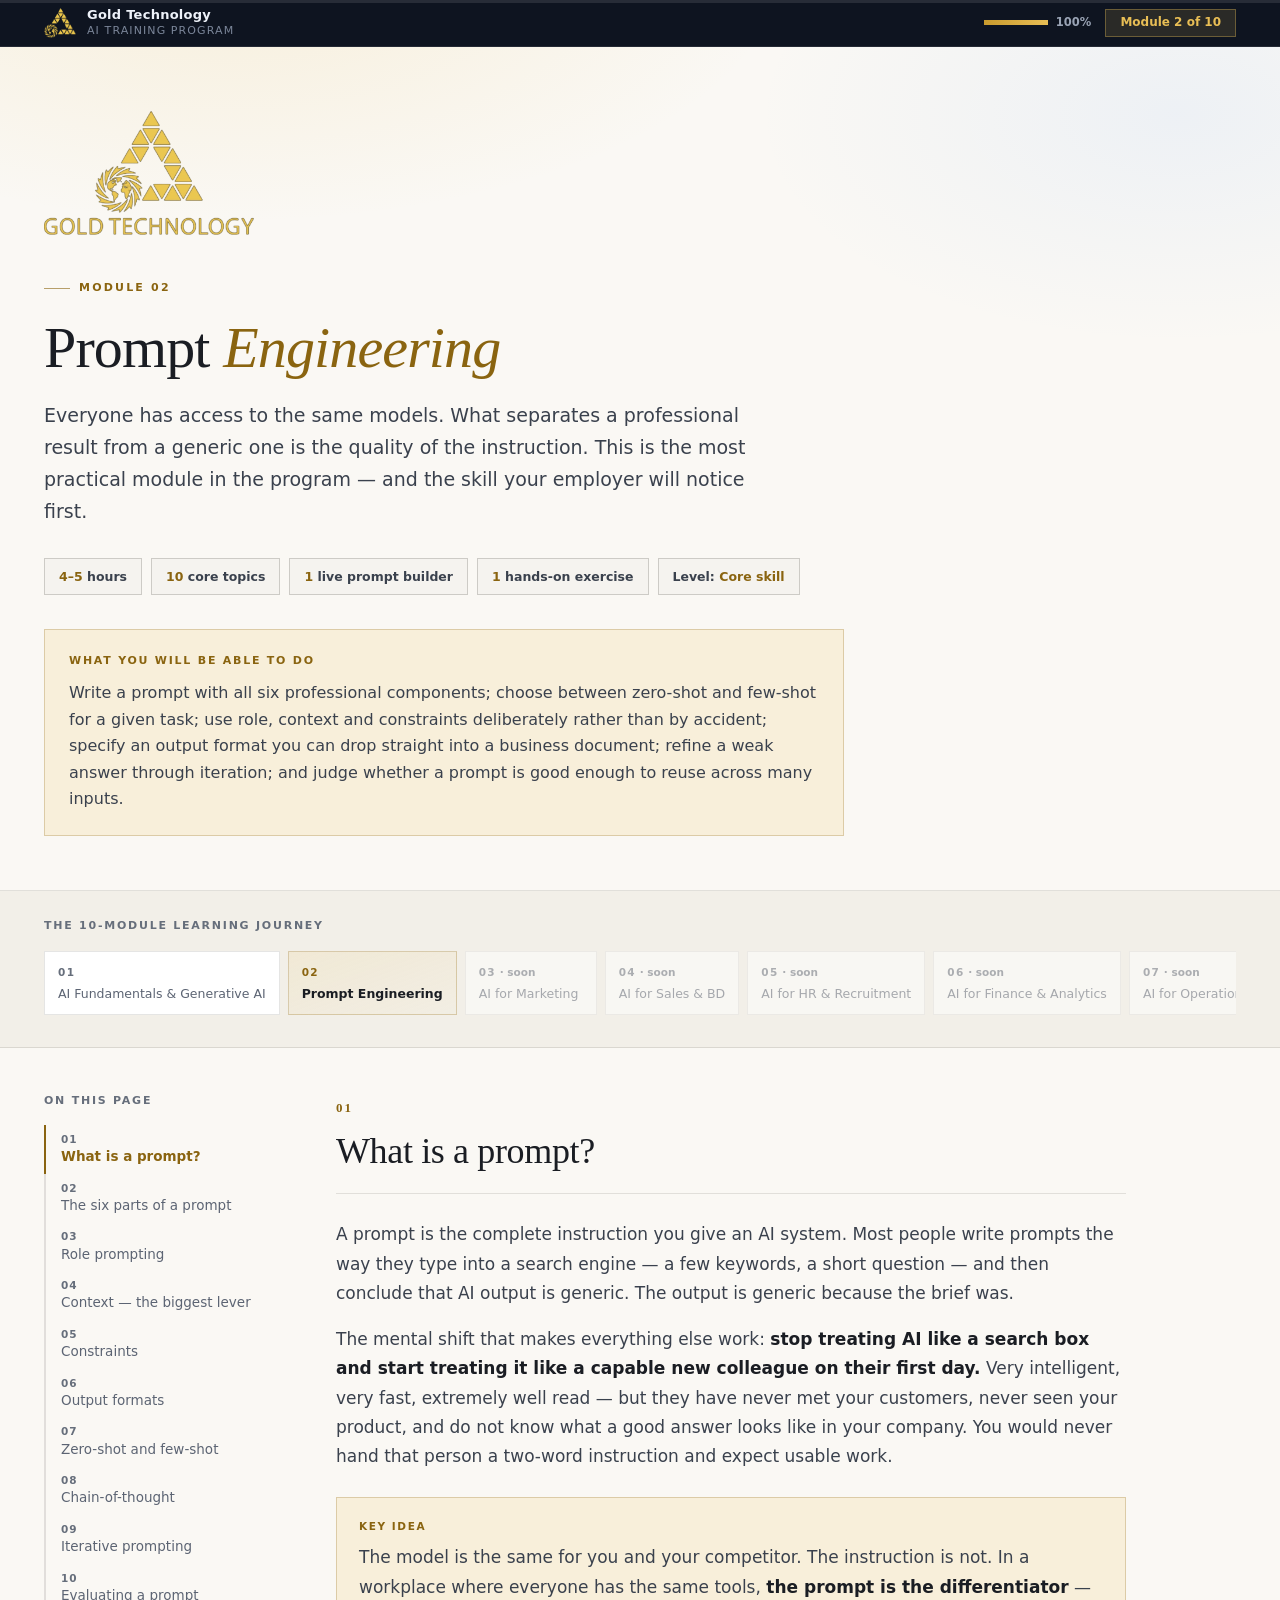
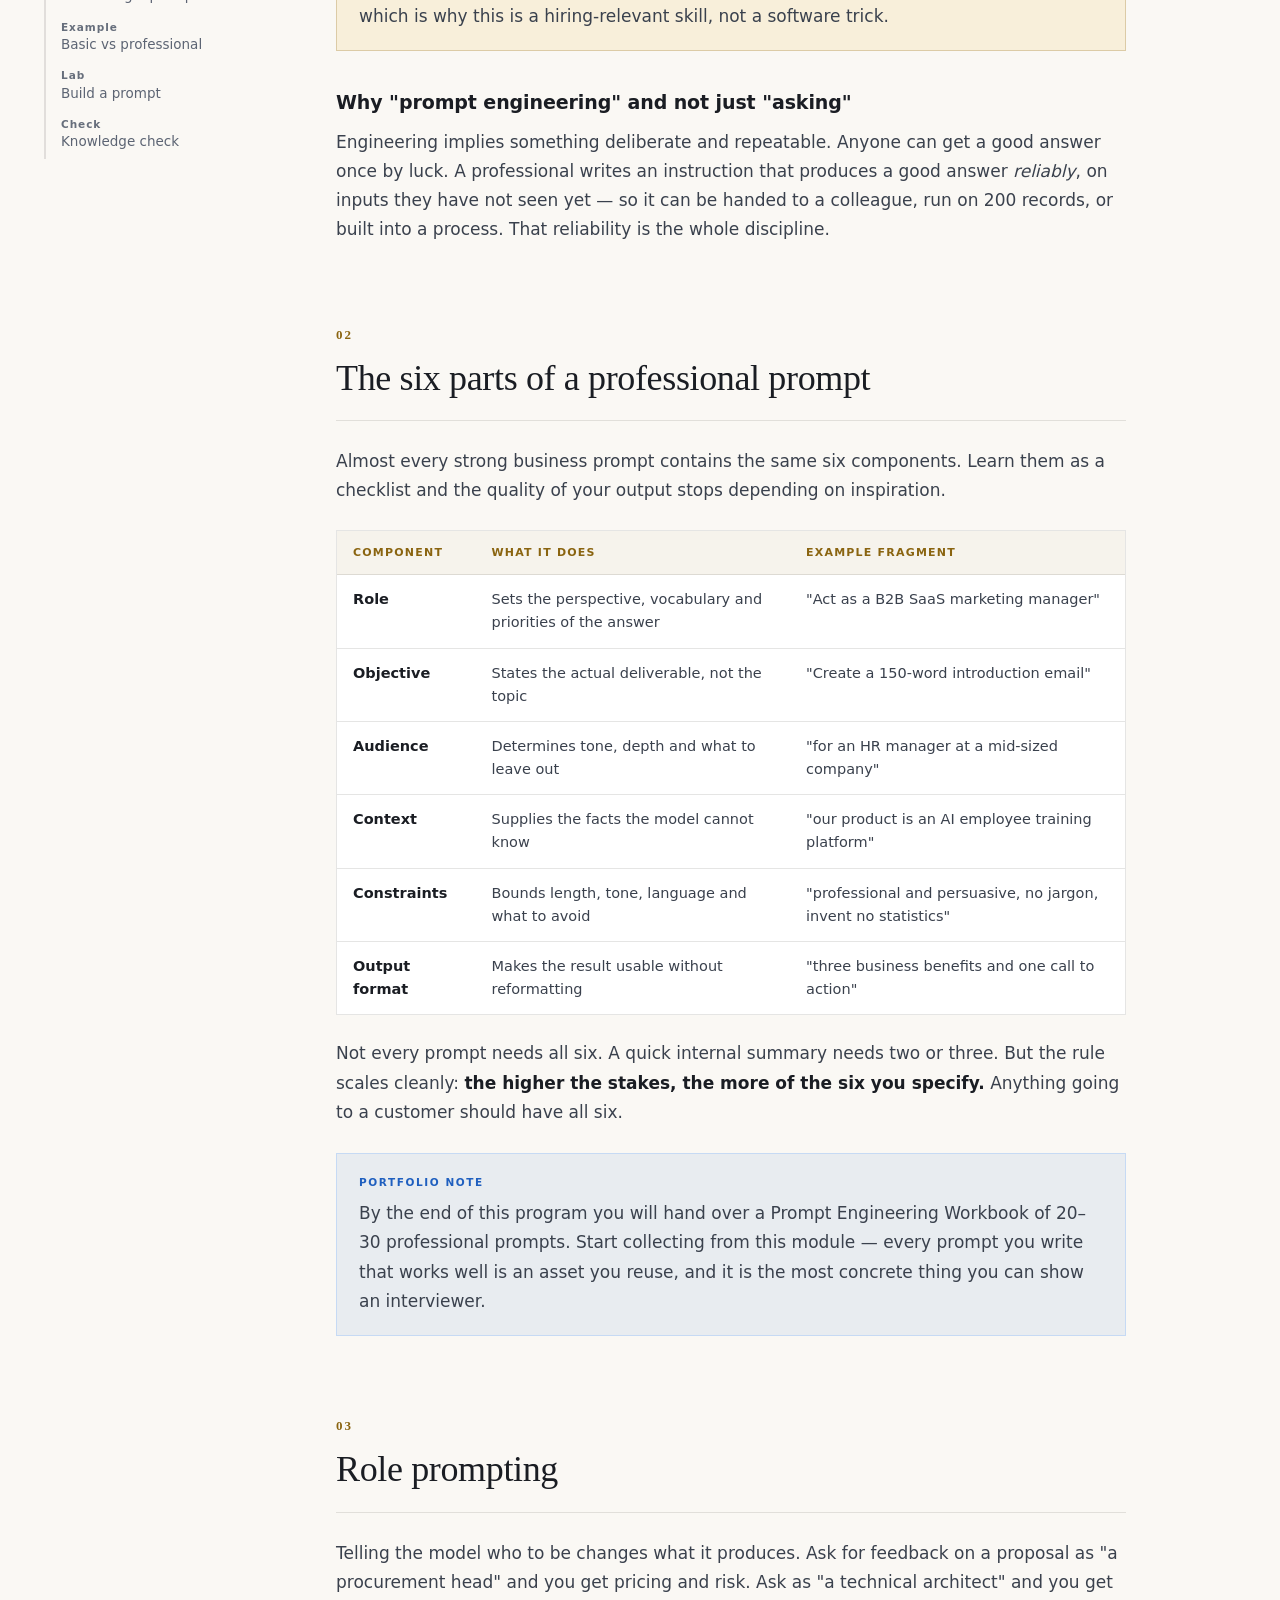
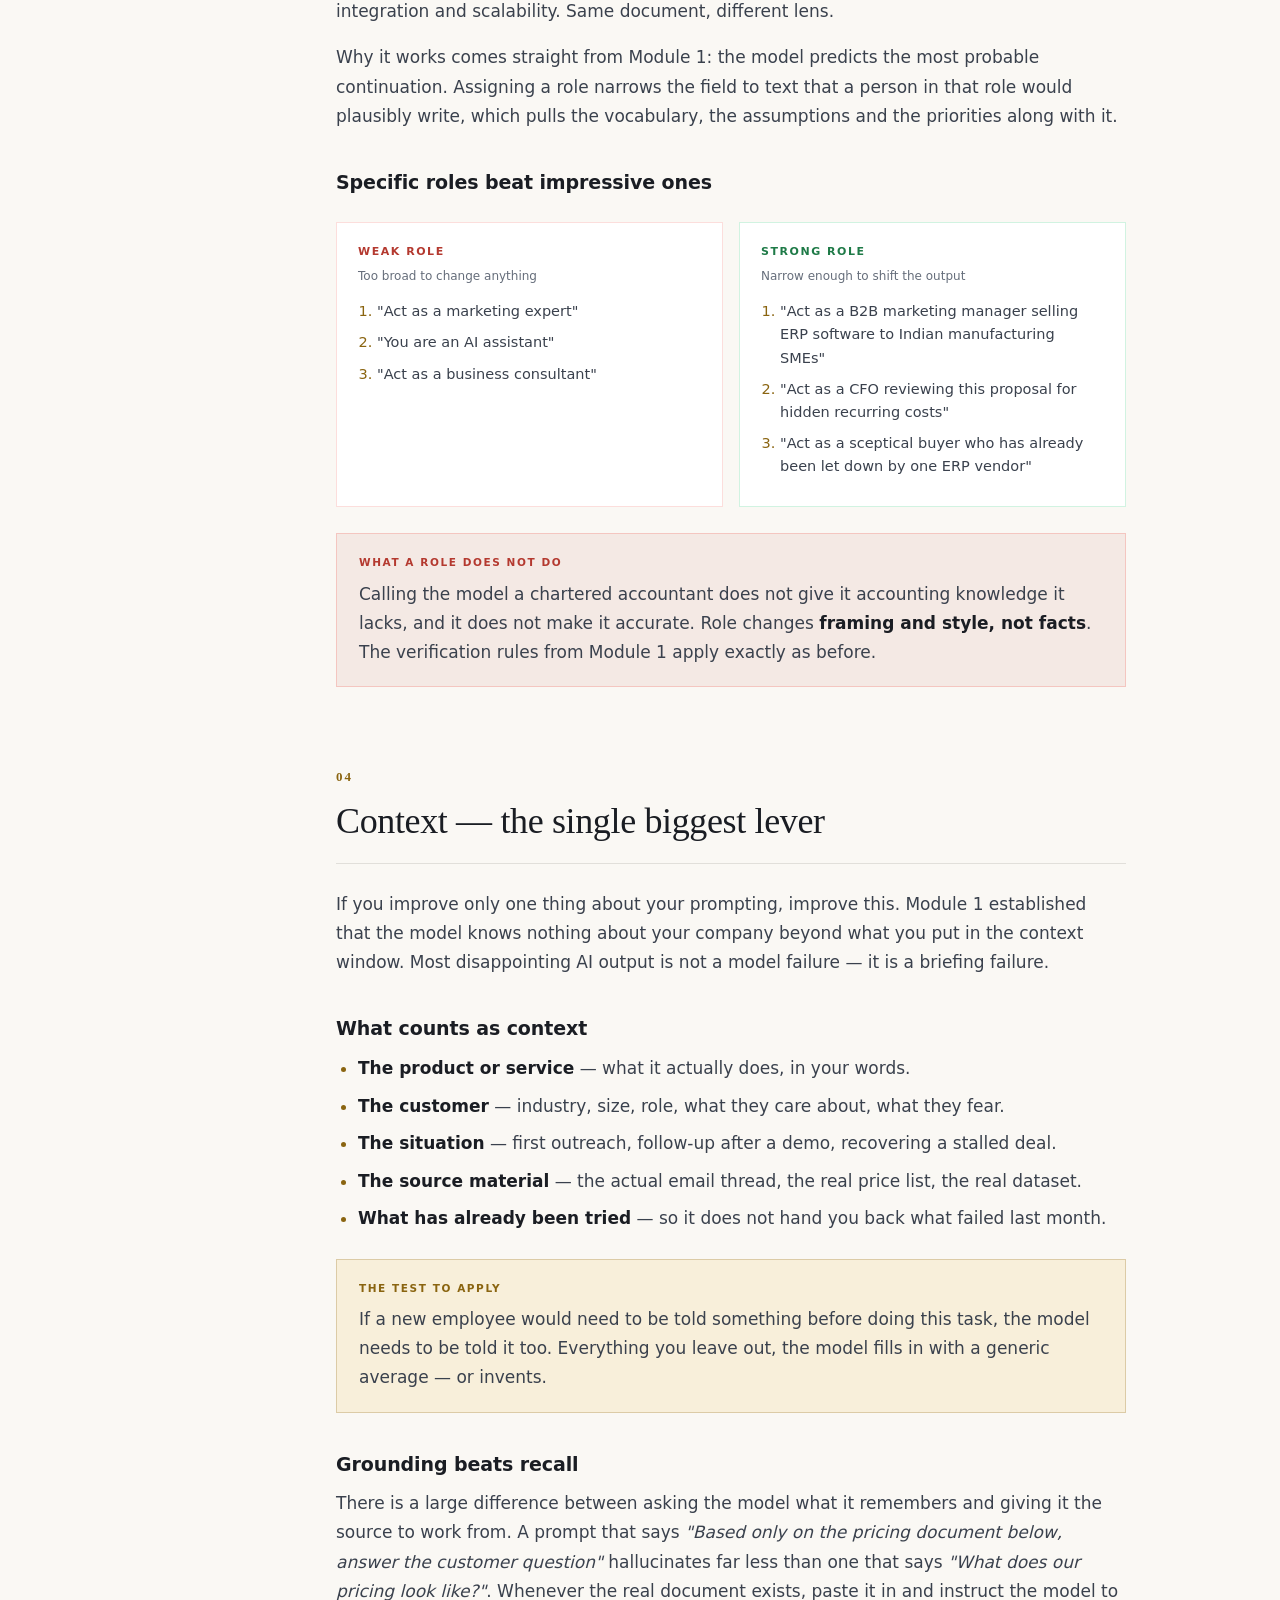
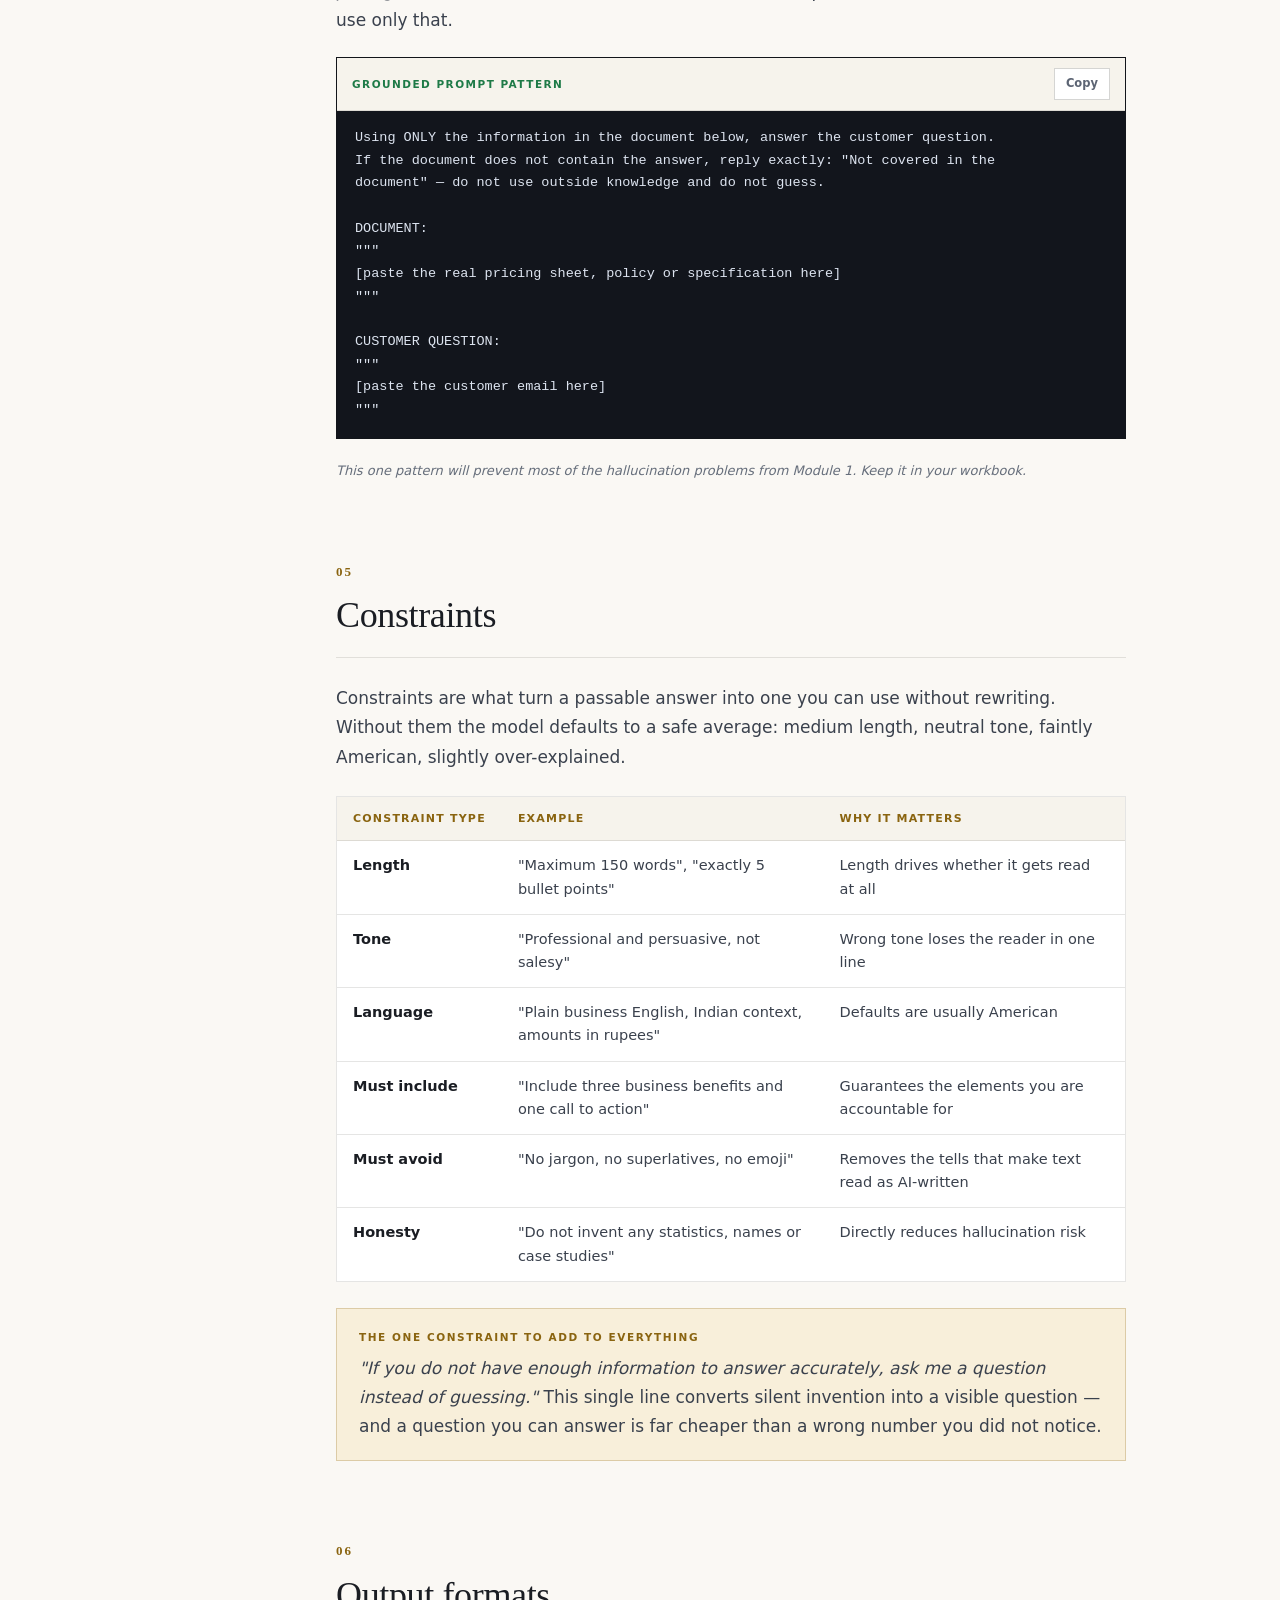
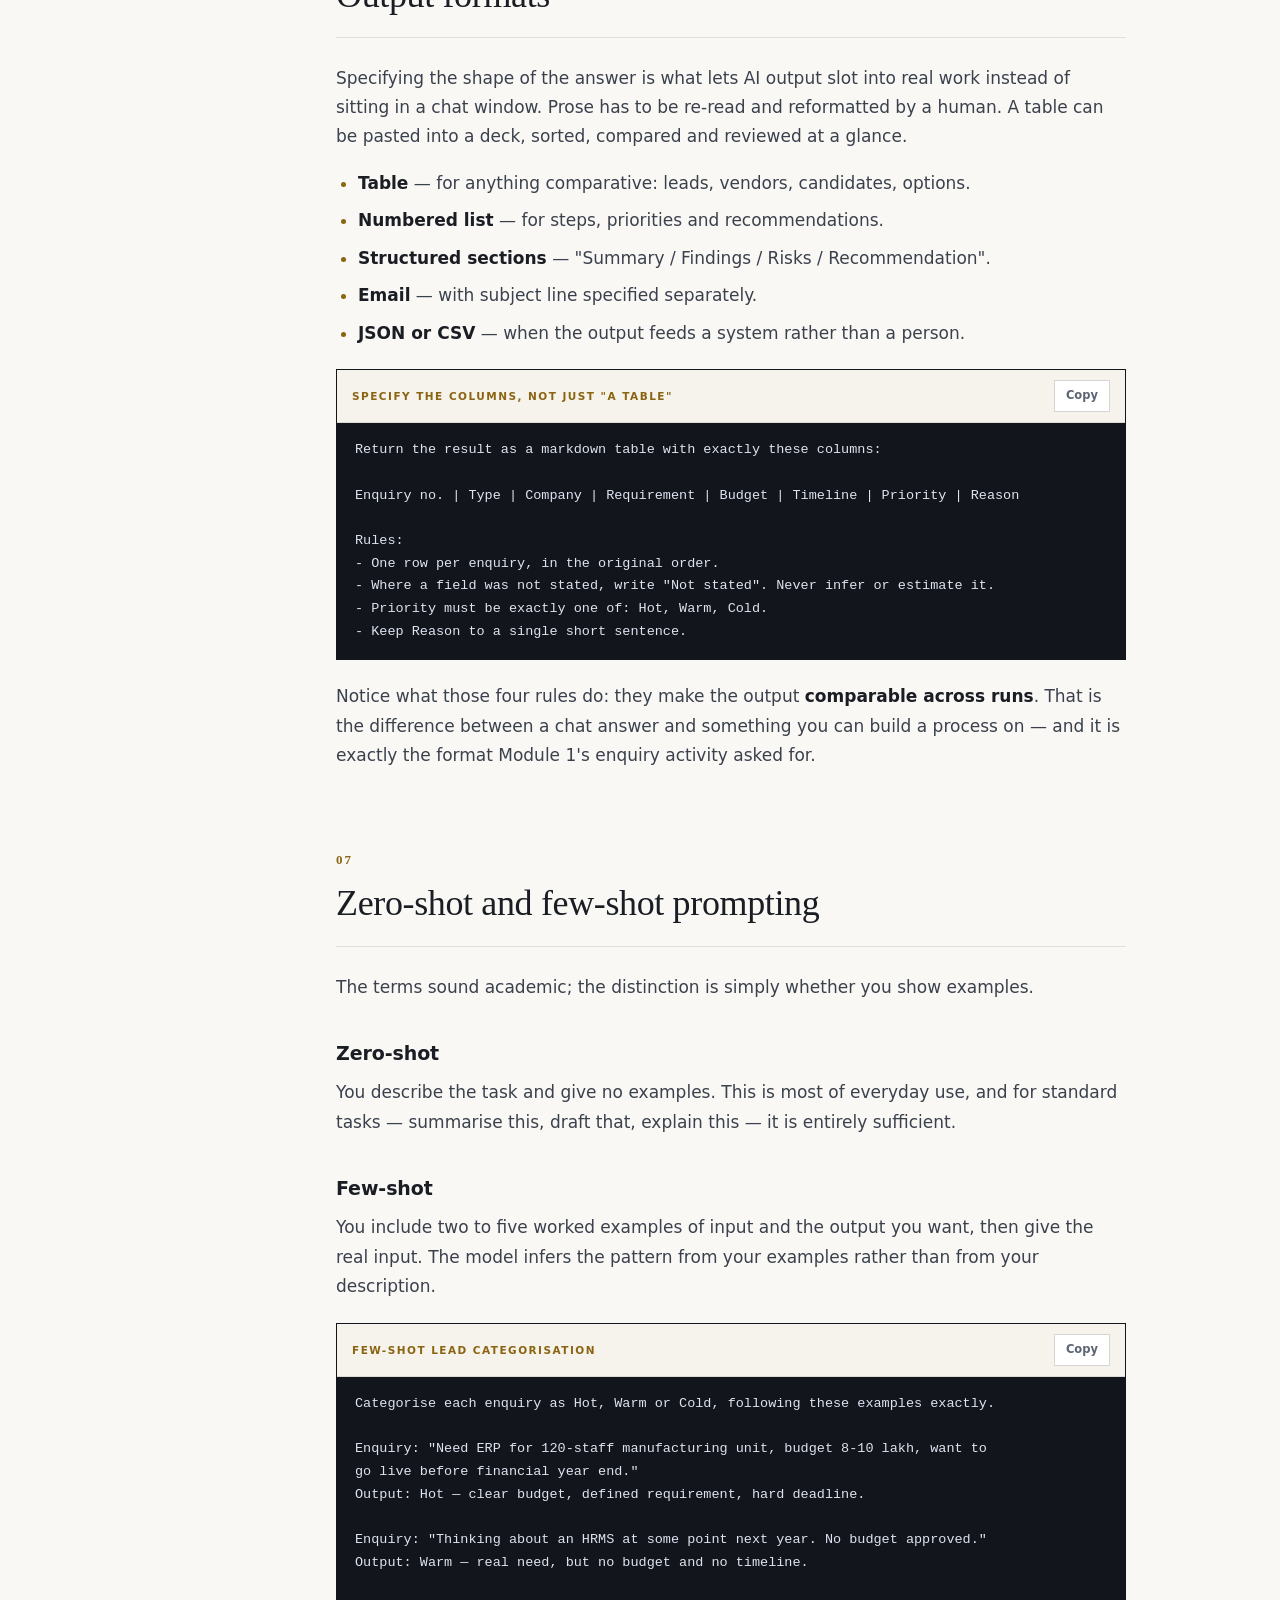
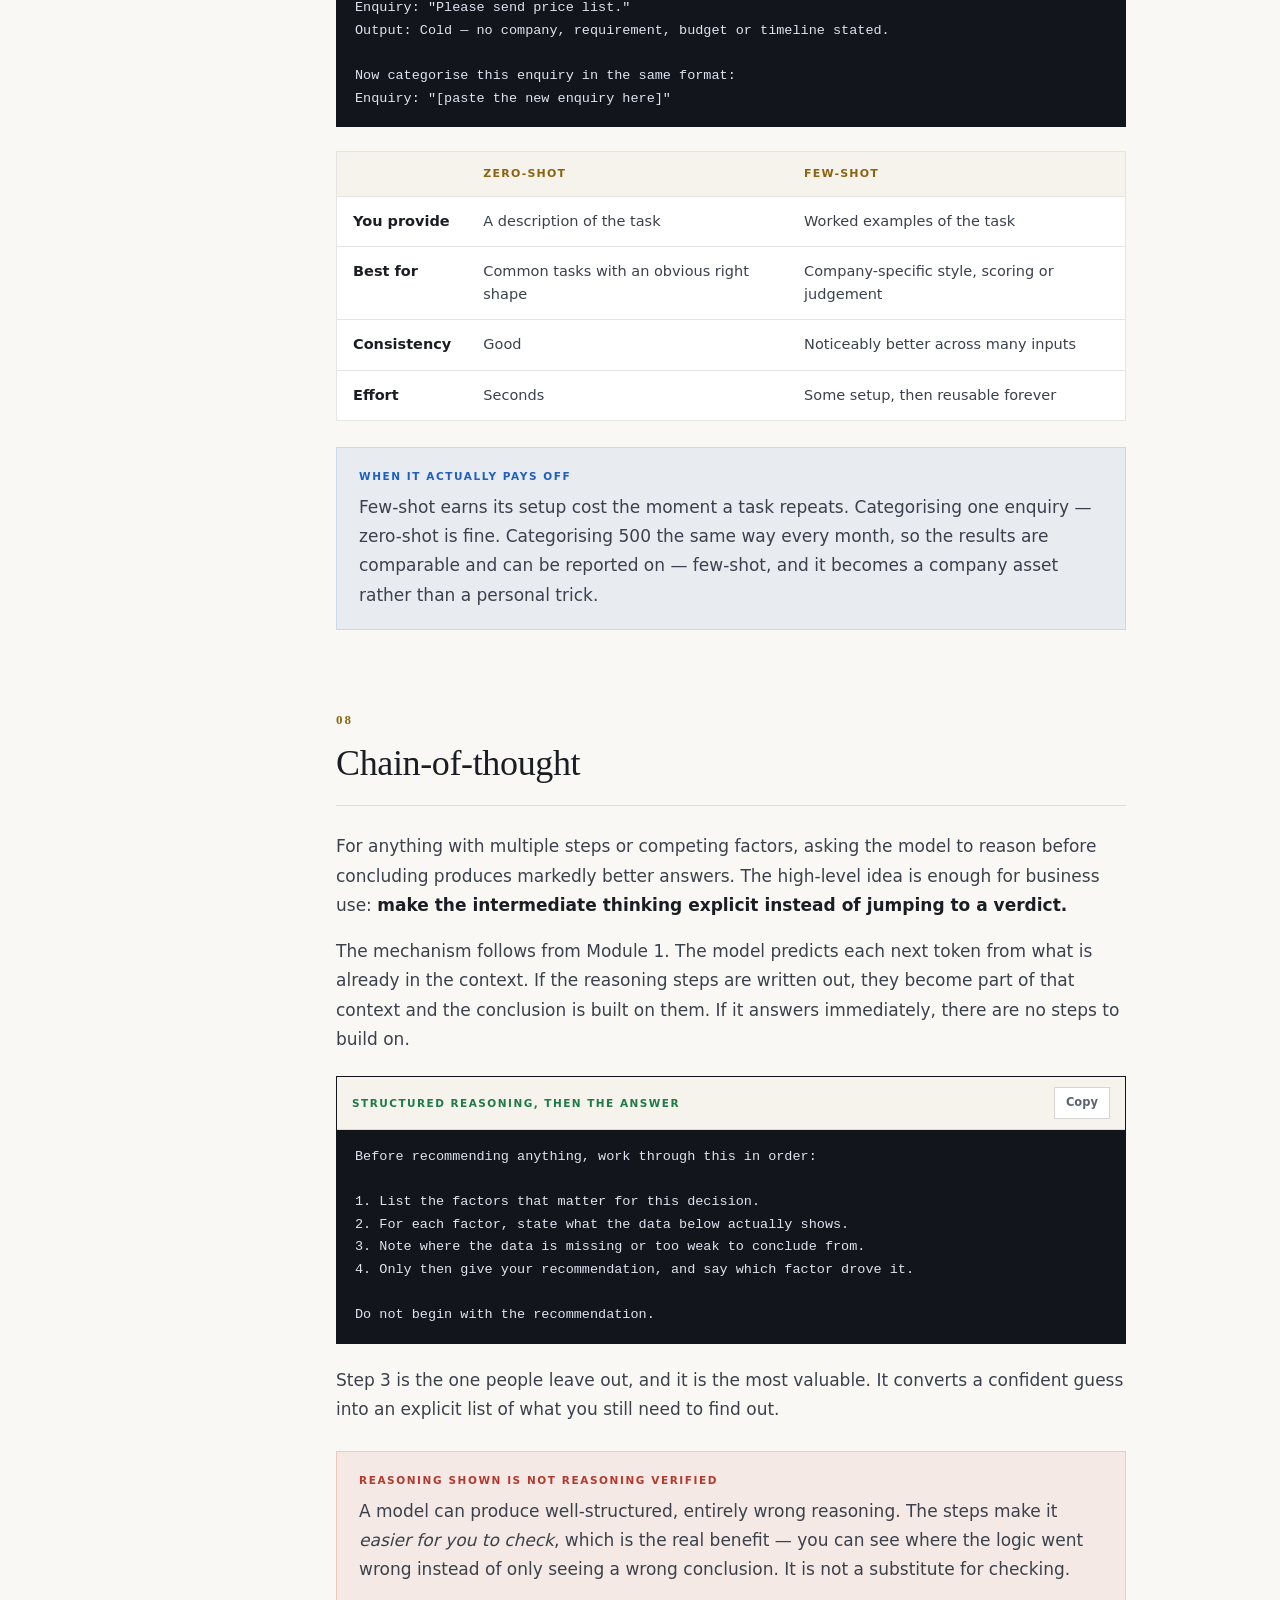
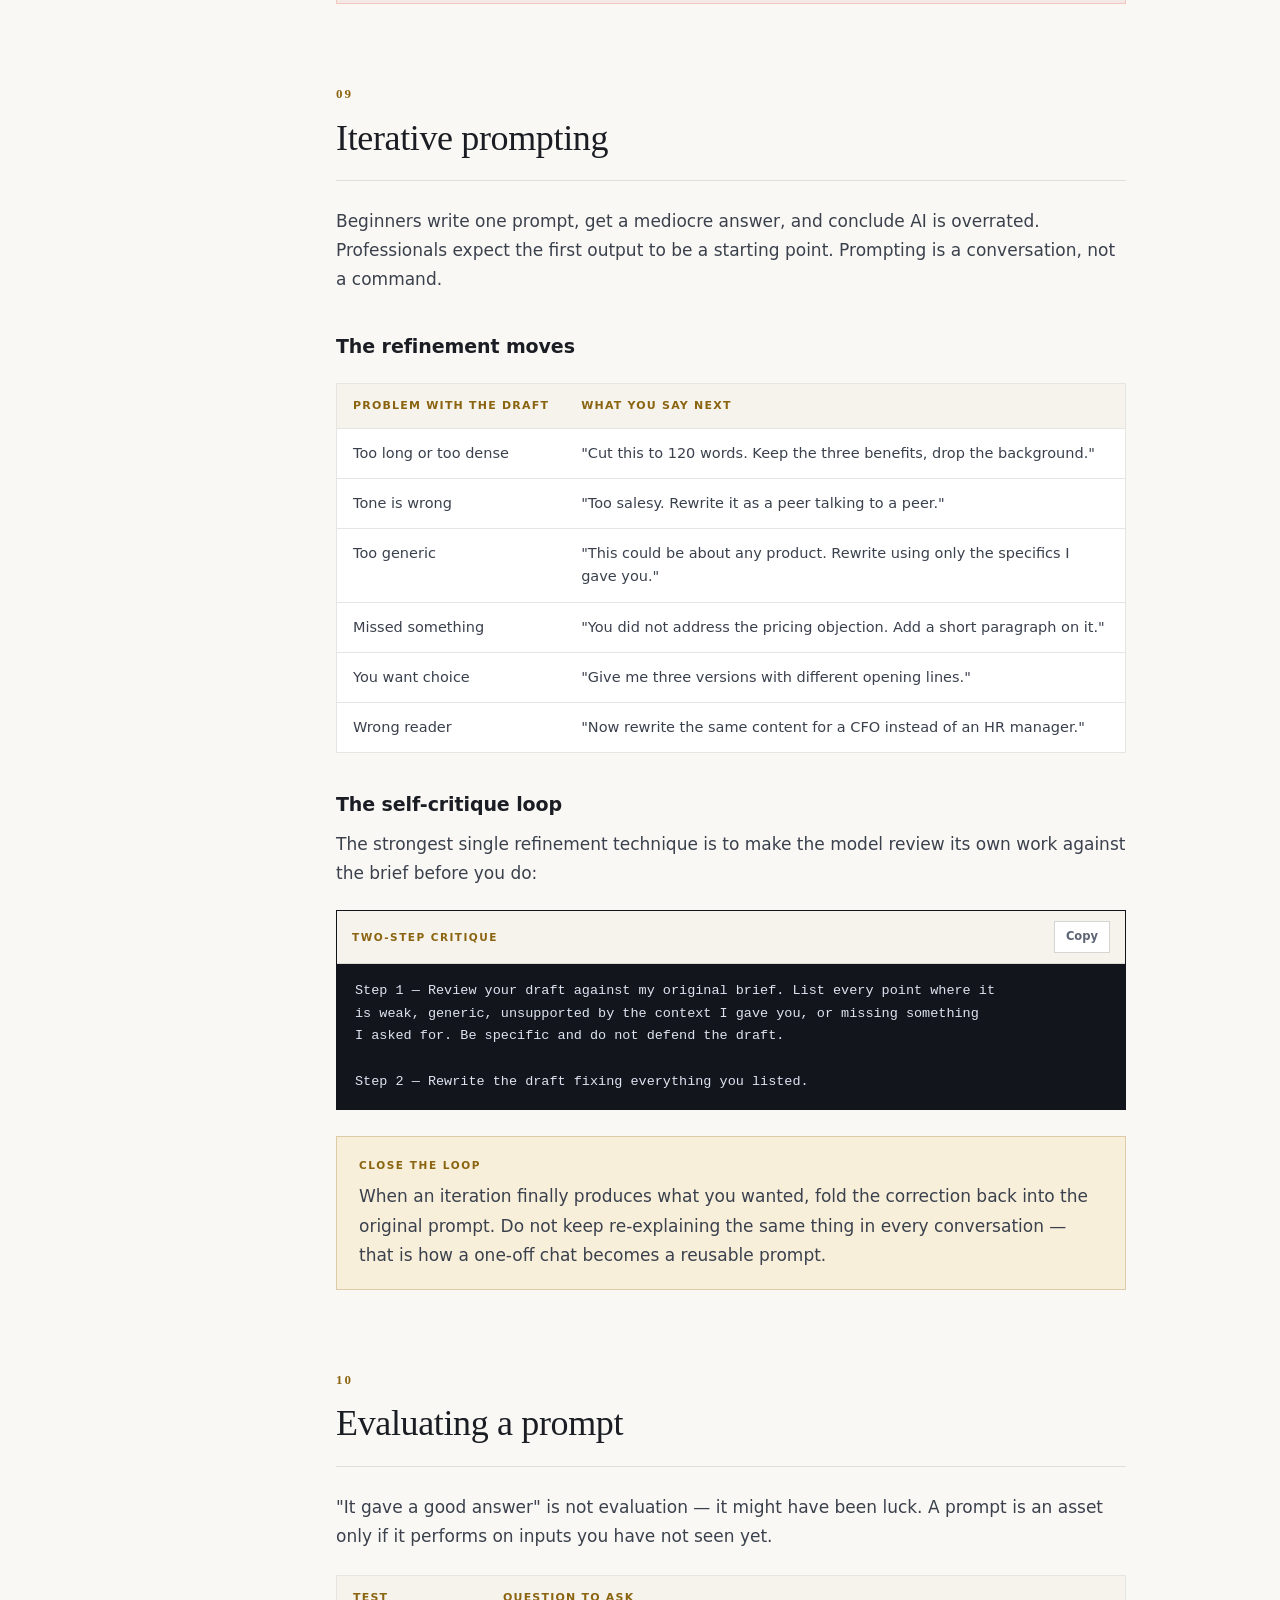
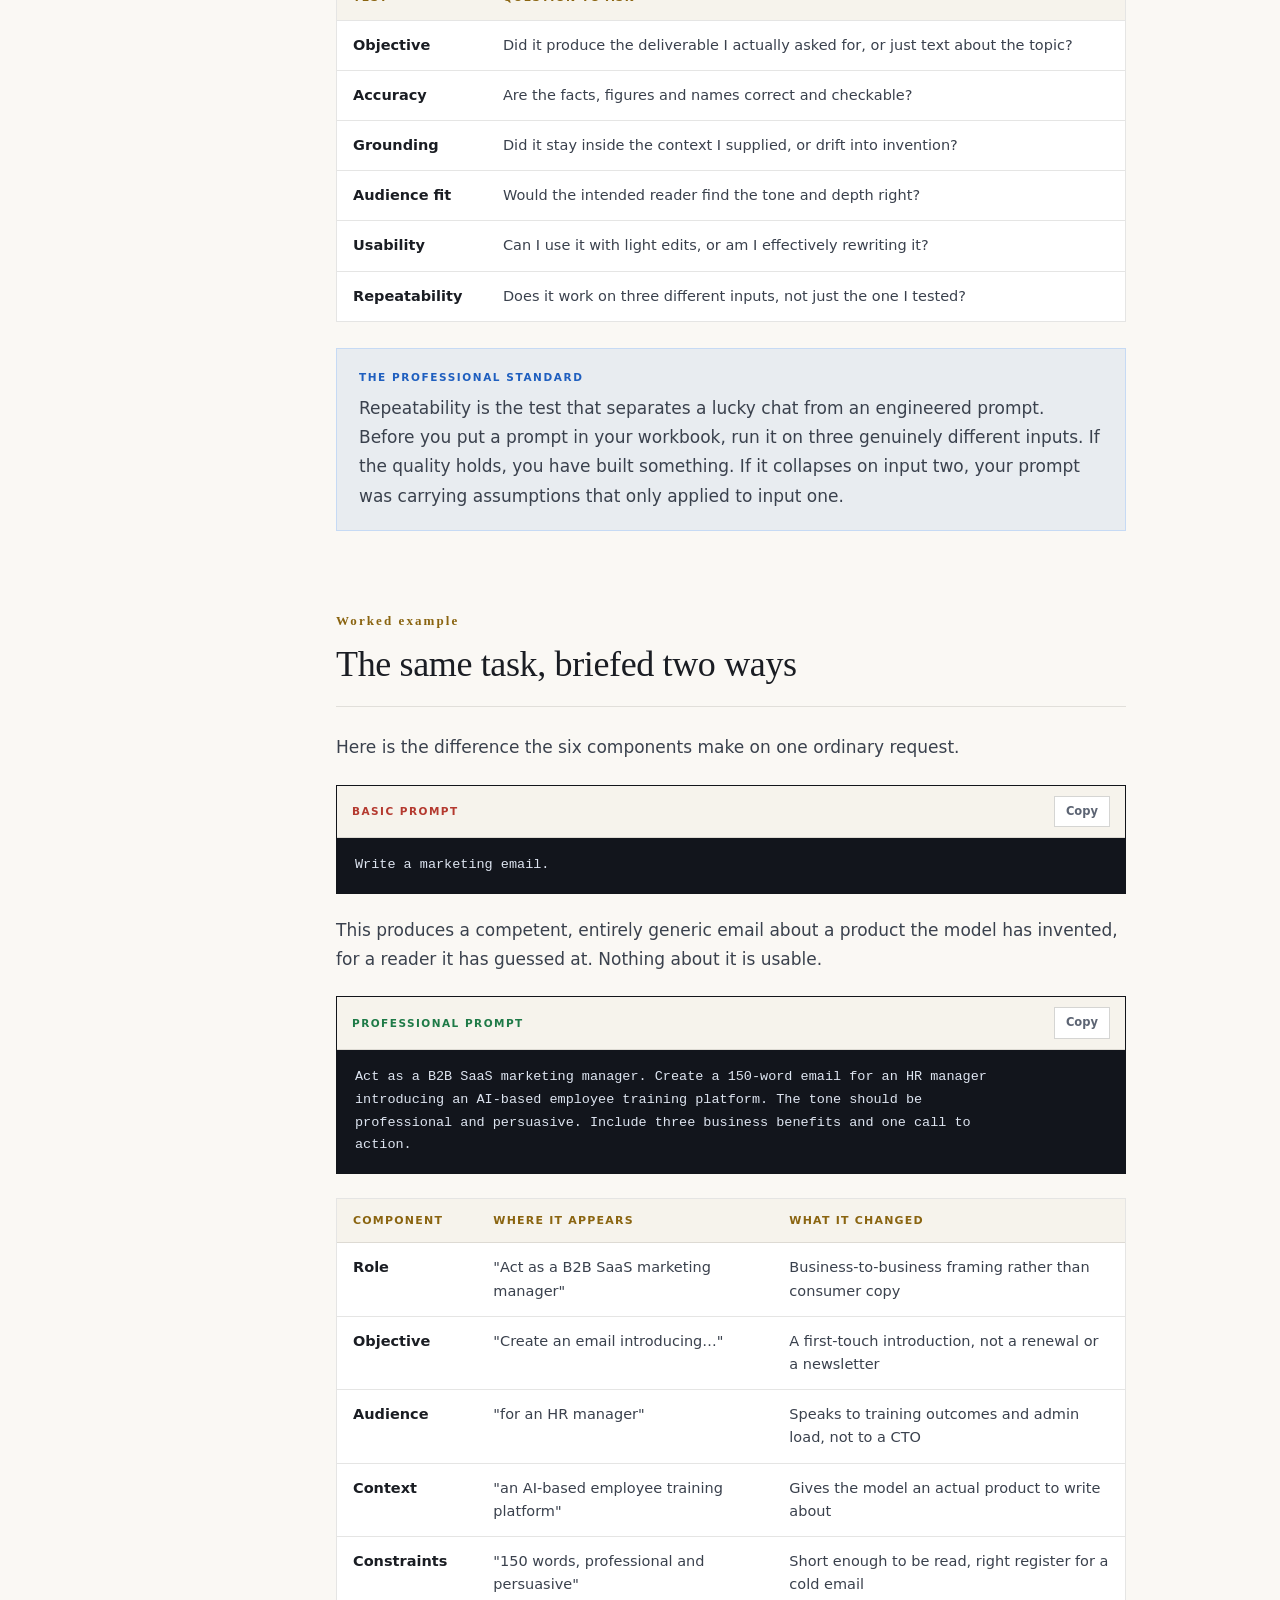
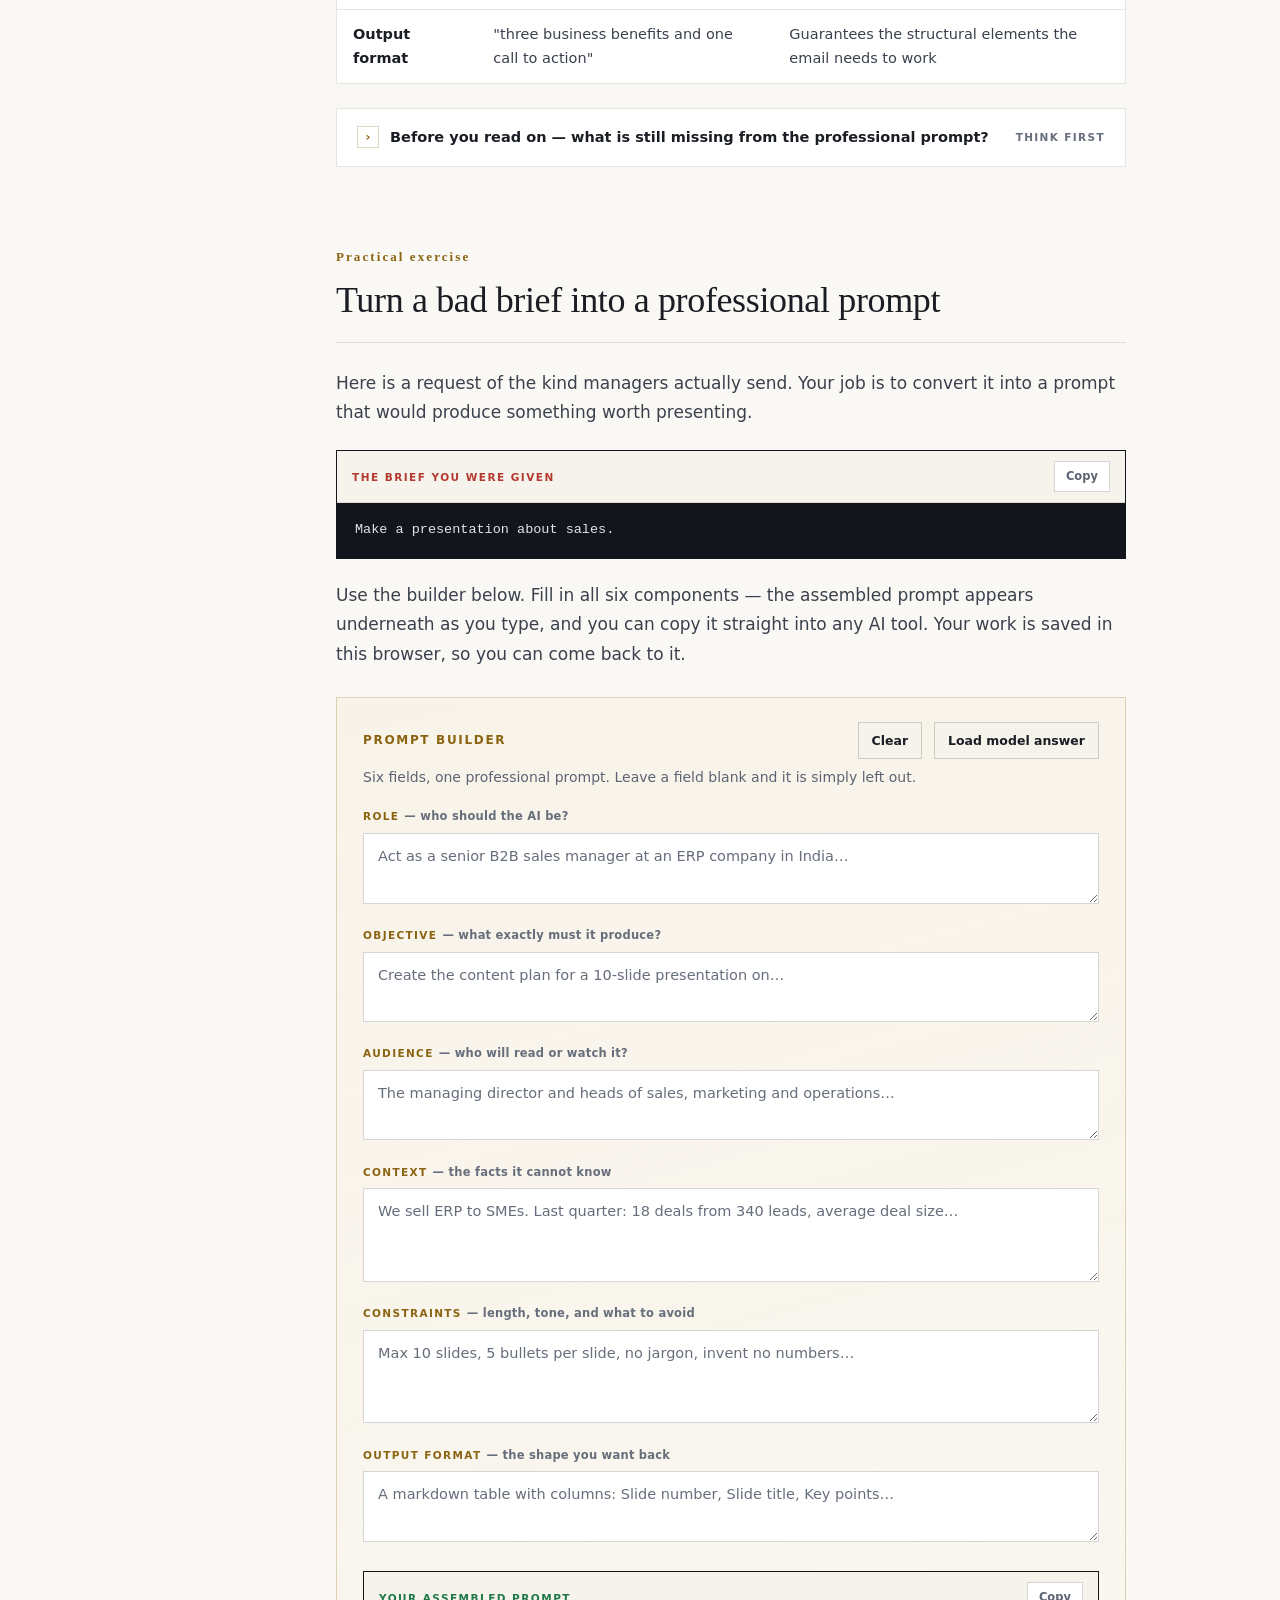
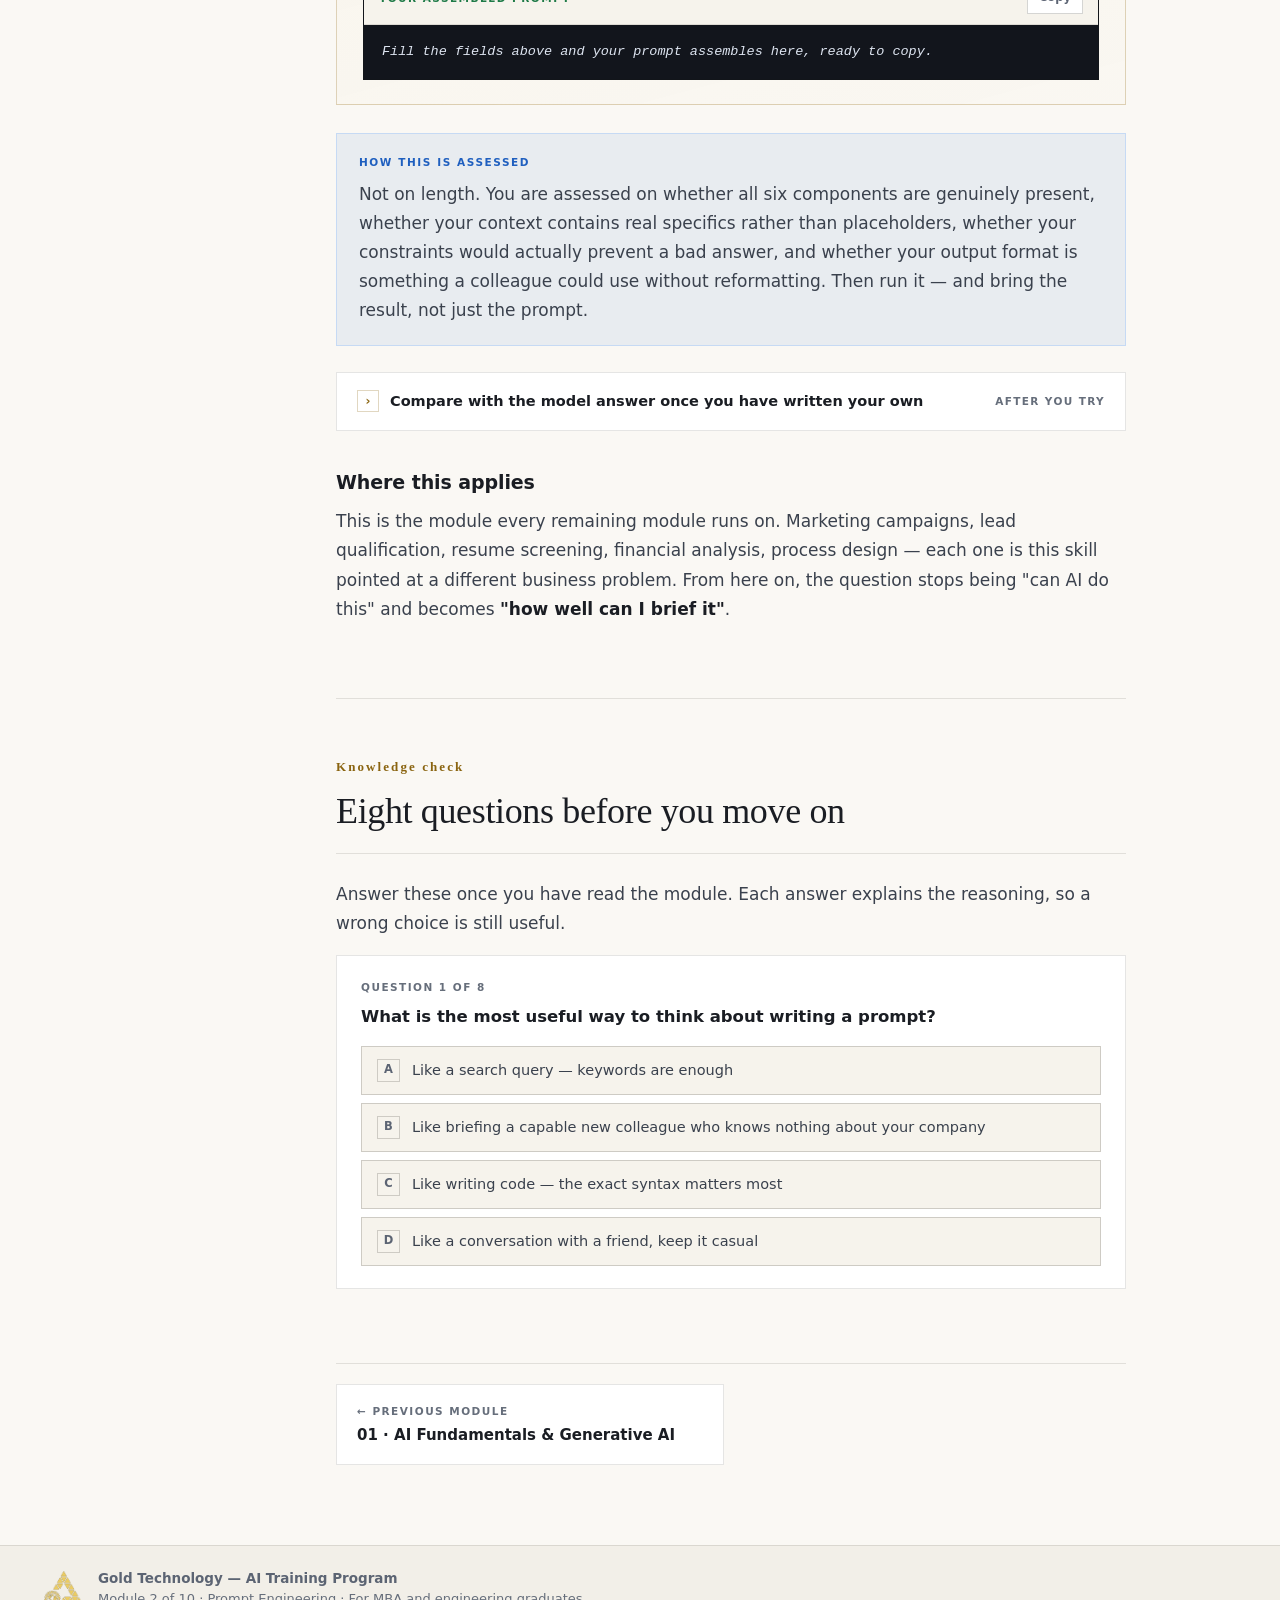
<file: module-2.html>
<!doctype html>
<html lang="en">
<head>
<meta charset="utf-8">
<meta name="viewport" content="width=device-width, initial-scale=1, viewport-fit=cover">
<meta name="color-scheme" content="dark">
<meta name="description" content="Module 2 — Prompt Engineering. Gold Technology AI Training Program for MBA and engineering graduates.">
<title>Module 2 — Prompt Engineering | Gold Technology</title>
<link rel="stylesheet" href="course/assets/lesson.css">
</head>
<body>

<div class="progress"><i id="bar"></i></div>

<header class="topbar">
  <div class="topbar-in">
    <div class="brand">
      <img src="course/brand/logo-mark.png" alt="Gold Technology">
      <div class="brand-txt">
        <div class="brand-name">Gold Technology</div>
        <div class="brand-sub">AI Training Program</div>
      </div>
    </div>
    <div class="topbar-spacer"></div>
    <div class="topbar-pct"><span class="track"><span class="fill"></span></span><span class="val">0%</span></div>
    <div class="topbar-chip">Module 2 of 10</div>
  </div>
</header>

<!-- ================= HERO ================= -->
<section class="hero">
  <div class="hero-in">
    <img class="hero-logo" src="course/brand/logo-full.png" alt="Gold Technology">
    <p class="eyebrow">Module 02</p>
    <h1>Prompt <em>Engineering</em></h1>
    <p class="lede">
      Everyone has access to the same models. What separates a professional result from a generic
      one is the quality of the instruction. This is the most practical module in the program — and
      the skill your employer will notice first.
    </p>
    <div class="meta">
      <span><b>4–5</b> hours</span>
      <span><b>10</b> core topics</span>
      <span><b>1</b> live prompt builder</span>
      <span><b>1</b> hands-on exercise</span>
      <span>Level: <b>Core skill</b></span>
    </div>
    <div class="outcome">
      <h4>What you will be able to do</h4>
      <p>
        Write a prompt with all six professional components; choose between zero-shot and few-shot
        for a given task; use role, context and constraints deliberately rather than by accident;
        specify an output format you can drop straight into a business document; refine a weak answer
        through iteration; and judge whether a prompt is good enough to reuse across many inputs.
      </p>
    </div>
  </div>
</section>

<!-- ================= JOURNEY ================= -->
<section class="journey">
  <div class="journey-in">
    <h5>The 10-module learning journey</h5>
    <div class="mods">
      <a class="mod" data-mod="m1" href="index.html"><b>01</b><span>AI Fundamentals &amp; Generative AI</span></a>
      <a class="mod on" data-mod="m2" href="module-2.html"><b>02</b><span>Prompt Engineering</span></a>
      <div class="mod soon" data-mod="m3"><b>03</b><span>AI for Marketing</span></div>
      <div class="mod soon" data-mod="m4"><b>04</b><span>AI for Sales &amp; BD</span></div>
      <div class="mod soon" data-mod="m5"><b>05</b><span>AI for HR &amp; Recruitment</span></div>
      <div class="mod soon" data-mod="m6"><b>06</b><span>AI for Finance &amp; Analytics</span></div>
      <div class="mod soon" data-mod="m7"><b>07</b><span>AI for Operations</span></div>
      <div class="mod soon" data-mod="m8"><b>08</b><span>AI + ERP / CRM</span></div>
      <div class="mod soon" data-mod="m9"><b>09</b><span>AI for Entrepreneurship</span></div>
      <div class="mod soon" data-mod="m10"><b>10</b><span>Capstone Project</span></div>
    </div>
  </div>
</section>

<!-- ================= BODY ================= -->
<div class="layout">

  <aside class="toc">
    <h5>On this page</h5>
    <nav id="toc">
      <a href="#s1"><small>01</small>What is a prompt?</a>
      <a href="#s2"><small>02</small>The six parts of a prompt</a>
      <a href="#s3"><small>03</small>Role prompting</a>
      <a href="#s4"><small>04</small>Context — the biggest lever</a>
      <a href="#s5"><small>05</small>Constraints</a>
      <a href="#s6"><small>06</small>Output formats</a>
      <a href="#s7"><small>07</small>Zero-shot and few-shot</a>
      <a href="#s8"><small>08</small>Chain-of-thought</a>
      <a href="#s9"><small>09</small>Iterative prompting</a>
      <a href="#s10"><small>10</small>Evaluating a prompt</a>
      <a href="#s11"><small>Example</small>Basic vs professional</a>
      <a href="#s12"><small>Lab</small>Build a prompt</a>
      <a href="#s13"><small>Check</small>Knowledge check</a>
    </nav>
  </aside>

  <main class="content">

  <!-- ---------- 01 ---------- -->
  <section class="sec" id="s1">
    <div class="sec-head">
      <div class="sec-num">01</div>
      <h2>What is a prompt?</h2>
    </div>

    <p>
      A prompt is the complete instruction you give an AI system. Most people write prompts the way
      they type into a search engine — a few keywords, a short question — and then conclude that AI
      output is generic. The output is generic because the brief was.
    </p>

    <p>
      The mental shift that makes everything else work: <strong>stop treating AI like a search box
      and start treating it like a capable new colleague on their first day.</strong> Very
      intelligent, very fast, extremely well read — but they have never met your customers, never
      seen your product, and do not know what a good answer looks like in your company. You would
      never hand that person a two-word instruction and expect usable work.
    </p>

    <div class="call key">
      <div class="call-t">Key idea</div>
      <p>
        The model is the same for you and your competitor. The instruction is not. In a workplace
        where everyone has the same tools, <strong>the prompt is the differentiator</strong> — which
        is why this is a hiring-relevant skill, not a software trick.
      </p>
    </div>

    <h3>Why "prompt engineering" and not just "asking"</h3>
    <p>
      Engineering implies something deliberate and repeatable. Anyone can get a good answer once by
      luck. A professional writes an instruction that produces a good answer <em>reliably</em>, on
      inputs they have not seen yet — so it can be handed to a colleague, run on 200 records, or
      built into a process. That reliability is the whole discipline.
    </p>
  </section>

  <!-- ---------- 02 ---------- -->
  <section class="sec" id="s2">
    <div class="sec-head">
      <div class="sec-num">02</div>
      <h2>The six parts of a professional prompt</h2>
    </div>

    <p>
      Almost every strong business prompt contains the same six components. Learn them as a checklist
      and the quality of your output stops depending on inspiration.
    </p>

    <div class="tw">
      <table>
        <thead><tr><th>Component</th><th>What it does</th><th>Example fragment</th></tr></thead>
        <tbody>
          <tr><td><b>Role</b></td><td>Sets the perspective, vocabulary and priorities of the answer</td><td>"Act as a B2B SaaS marketing manager"</td></tr>
          <tr><td><b>Objective</b></td><td>States the actual deliverable, not the topic</td><td>"Create a 150-word introduction email"</td></tr>
          <tr><td><b>Audience</b></td><td>Determines tone, depth and what to leave out</td><td>"for an HR manager at a mid-sized company"</td></tr>
          <tr><td><b>Context</b></td><td>Supplies the facts the model cannot know</td><td>"our product is an AI employee training platform"</td></tr>
          <tr><td><b>Constraints</b></td><td>Bounds length, tone, language and what to avoid</td><td>"professional and persuasive, no jargon, invent no statistics"</td></tr>
          <tr><td><b>Output format</b></td><td>Makes the result usable without reformatting</td><td>"three business benefits and one call to action"</td></tr>
        </tbody>
      </table>
    </div>

    <p>
      Not every prompt needs all six. A quick internal summary needs two or three. But the rule
      scales cleanly: <strong>the higher the stakes, the more of the six you specify.</strong>
      Anything going to a customer should have all six.
    </p>

    <div class="call job">
      <div class="call-t">Portfolio note</div>
      <p>
        By the end of this program you will hand over a Prompt Engineering Workbook of 20–30
        professional prompts. Start collecting from this module — every prompt you write that works
        well is an asset you reuse, and it is the most concrete thing you can show an interviewer.
      </p>
    </div>
  </section>

  <!-- ---------- 03 ---------- -->
  <section class="sec" id="s3">
    <div class="sec-head">
      <div class="sec-num">03</div>
      <h2>Role prompting</h2>
    </div>

    <p>
      Telling the model who to be changes what it produces. Ask for feedback on a proposal as
      "a procurement head" and you get pricing and risk. Ask as "a technical architect" and you get
      integration and scalability. Same document, different lens.
    </p>

    <p>
      Why it works comes straight from Module 1: the model predicts the most probable continuation.
      Assigning a role narrows the field to text that a person in that role would plausibly write,
      which pulls the vocabulary, the assumptions and the priorities along with it.
    </p>

    <h3>Specific roles beat impressive ones</h3>
    <div class="vs">
      <div class="col bad">
        <h5>Weak role</h5>
        <p class="tag">Too broad to change anything</p>
        <ol>
          <li>"Act as a marketing expert"</li>
          <li>"You are an AI assistant"</li>
          <li>"Act as a business consultant"</li>
        </ol>
      </div>
      <div class="col good">
        <h5>Strong role</h5>
        <p class="tag">Narrow enough to shift the output</p>
        <ol>
          <li>"Act as a B2B marketing manager selling ERP software to Indian manufacturing SMEs"</li>
          <li>"Act as a CFO reviewing this proposal for hidden recurring costs"</li>
          <li>"Act as a sceptical buyer who has already been let down by one ERP vendor"</li>
        </ol>
      </div>
    </div>

    <div class="call warn">
      <div class="call-t">What a role does not do</div>
      <p>
        Calling the model a chartered accountant does not give it accounting knowledge it lacks, and
        it does not make it accurate. Role changes <strong>framing and style, not facts</strong>. The
        verification rules from Module 1 apply exactly as before.
      </p>
    </div>
  </section>

  <!-- ---------- 04 ---------- -->
  <section class="sec" id="s4">
    <div class="sec-head">
      <div class="sec-num">04</div>
      <h2>Context — the single biggest lever</h2>
    </div>

    <p>
      If you improve only one thing about your prompting, improve this. Module 1 established that the
      model knows nothing about your company beyond what you put in the context window. Most
      disappointing AI output is not a model failure — it is a briefing failure.
    </p>

    <h3>What counts as context</h3>
    <ul>
      <li><strong>The product or service</strong> — what it actually does, in your words.</li>
      <li><strong>The customer</strong> — industry, size, role, what they care about, what they fear.</li>
      <li><strong>The situation</strong> — first outreach, follow-up after a demo, recovering a stalled deal.</li>
      <li><strong>The source material</strong> — the actual email thread, the real price list, the real dataset.</li>
      <li><strong>What has already been tried</strong> — so it does not hand you back what failed last month.</li>
    </ul>

    <div class="call key">
      <div class="call-t">The test to apply</div>
      <p>
        If a new employee would need to be told something before doing this task, the model needs to
        be told it too. Everything you leave out, the model fills in with a generic average — or
        invents.
      </p>
    </div>

    <h3>Grounding beats recall</h3>
    <p>
      There is a large difference between asking the model what it remembers and giving it the source
      to work from. A prompt that says <em>"Based only on the pricing document below, answer the
      customer question"</em> hallucinates far less than one that says <em>"What does our pricing look
      like?"</em>. Whenever the real document exists, paste it in and instruct the model to use only
      that.
    </p>

    <div class="prompt">
      <div class="prompt-h good"><b>Grounded prompt pattern</b><button class="copy" type="button">Copy</button></div>
      <pre>Using ONLY the information in the document below, answer the customer question.
If the document does not contain the answer, reply exactly: "Not covered in the
document" — do not use outside knowledge and do not guess.

DOCUMENT:
"""
[paste the real pricing sheet, policy or specification here]
"""

CUSTOMER QUESTION:
"""
[paste the customer email here]
"""</pre>
    </div>
    <p class="cap">
      This one pattern will prevent most of the hallucination problems from Module 1. Keep it in your
      workbook.
    </p>
  </section>

  <!-- ---------- 05 ---------- -->
  <section class="sec" id="s5">
    <div class="sec-head">
      <div class="sec-num">05</div>
      <h2>Constraints</h2>
    </div>

    <p>
      Constraints are what turn a passable answer into one you can use without rewriting. Without
      them the model defaults to a safe average: medium length, neutral tone, faintly American,
      slightly over-explained.
    </p>

    <div class="tw">
      <table>
        <thead><tr><th>Constraint type</th><th>Example</th><th>Why it matters</th></tr></thead>
        <tbody>
          <tr><td><b>Length</b></td><td>"Maximum 150 words", "exactly 5 bullet points"</td><td>Length drives whether it gets read at all</td></tr>
          <tr><td><b>Tone</b></td><td>"Professional and persuasive, not salesy"</td><td>Wrong tone loses the reader in one line</td></tr>
          <tr><td><b>Language</b></td><td>"Plain business English, Indian context, amounts in rupees"</td><td>Defaults are usually American</td></tr>
          <tr><td><b>Must include</b></td><td>"Include three business benefits and one call to action"</td><td>Guarantees the elements you are accountable for</td></tr>
          <tr><td><b>Must avoid</b></td><td>"No jargon, no superlatives, no emoji"</td><td>Removes the tells that make text read as AI-written</td></tr>
          <tr><td><b>Honesty</b></td><td>"Do not invent any statistics, names or case studies"</td><td>Directly reduces hallucination risk</td></tr>
        </tbody>
      </table>
    </div>

    <div class="call key">
      <div class="call-t">The one constraint to add to everything</div>
      <p>
        <em>"If you do not have enough information to answer accurately, ask me a question instead of
        guessing."</em> This single line converts silent invention into a visible question — and a
        question you can answer is far cheaper than a wrong number you did not notice.
      </p>
    </div>
  </section>

  <!-- ---------- 06 ---------- -->
  <section class="sec" id="s6">
    <div class="sec-head">
      <div class="sec-num">06</div>
      <h2>Output formats</h2>
    </div>

    <p>
      Specifying the shape of the answer is what lets AI output slot into real work instead of
      sitting in a chat window. Prose has to be re-read and reformatted by a human. A table can be
      pasted into a deck, sorted, compared and reviewed at a glance.
    </p>

    <ul>
      <li><strong>Table</strong> — for anything comparative: leads, vendors, candidates, options.</li>
      <li><strong>Numbered list</strong> — for steps, priorities and recommendations.</li>
      <li><strong>Structured sections</strong> — "Summary / Findings / Risks / Recommendation".</li>
      <li><strong>Email</strong> — with subject line specified separately.</li>
      <li><strong>JSON or CSV</strong> — when the output feeds a system rather than a person.</li>
    </ul>

    <div class="prompt">
      <div class="prompt-h"><b>Specify the columns, not just "a table"</b><button class="copy" type="button">Copy</button></div>
      <pre>Return the result as a markdown table with exactly these columns:

Enquiry no. | Type | Company | Requirement | Budget | Timeline | Priority | Reason

Rules:
- One row per enquiry, in the original order.
- Where a field was not stated, write "Not stated". Never infer or estimate it.
- Priority must be exactly one of: Hot, Warm, Cold.
- Keep Reason to a single short sentence.</pre>
    </div>

    <p>
      Notice what those four rules do: they make the output <strong>comparable across runs</strong>.
      That is the difference between a chat answer and something you can build a process on — and it
      is exactly the format Module 1's enquiry activity asked for.
    </p>
  </section>

  <!-- ---------- 07 ---------- -->
  <section class="sec" id="s7">
    <div class="sec-head">
      <div class="sec-num">07</div>
      <h2>Zero-shot and few-shot prompting</h2>
    </div>

    <p>
      The terms sound academic; the distinction is simply whether you show examples.
    </p>

    <h3>Zero-shot</h3>
    <p>
      You describe the task and give no examples. This is most of everyday use, and for standard
      tasks — summarise this, draft that, explain this — it is entirely sufficient.
    </p>

    <h3>Few-shot</h3>
    <p>
      You include two to five worked examples of input and the output you want, then give the real
      input. The model infers the pattern from your examples rather than from your description.
    </p>

    <div class="prompt">
      <div class="prompt-h"><b>Few-shot lead categorisation</b><button class="copy" type="button">Copy</button></div>
      <pre>Categorise each enquiry as Hot, Warm or Cold, following these examples exactly.

Enquiry: "Need ERP for 120-staff manufacturing unit, budget 8-10 lakh, want to
go live before financial year end."
Output: Hot — clear budget, defined requirement, hard deadline.

Enquiry: "Thinking about an HRMS at some point next year. No budget approved."
Output: Warm — real need, but no budget and no timeline.

Enquiry: "Please send price list."
Output: Cold — no company, requirement, budget or timeline stated.

Now categorise this enquiry in the same format:
Enquiry: "[paste the new enquiry here]"</pre>
    </div>

    <div class="tw">
      <table>
        <thead><tr><th></th><th>Zero-shot</th><th>Few-shot</th></tr></thead>
        <tbody>
          <tr><td><b>You provide</b></td><td>A description of the task</td><td>Worked examples of the task</td></tr>
          <tr><td><b>Best for</b></td><td>Common tasks with an obvious right shape</td><td>Company-specific style, scoring or judgement</td></tr>
          <tr><td><b>Consistency</b></td><td>Good</td><td>Noticeably better across many inputs</td></tr>
          <tr><td><b>Effort</b></td><td>Seconds</td><td>Some setup, then reusable forever</td></tr>
        </tbody>
      </table>
    </div>

    <div class="call job">
      <div class="call-t">When it actually pays off</div>
      <p>
        Few-shot earns its setup cost the moment a task repeats. Categorising one enquiry — zero-shot
        is fine. Categorising 500 the same way every month, so the results are comparable and can be
        reported on — few-shot, and it becomes a company asset rather than a personal trick.
      </p>
    </div>
  </section>

  <!-- ---------- 08 ---------- -->
  <section class="sec" id="s8">
    <div class="sec-head">
      <div class="sec-num">08</div>
      <h2>Chain-of-thought</h2>
    </div>

    <p>
      For anything with multiple steps or competing factors, asking the model to reason before
      concluding produces markedly better answers. The high-level idea is enough for business use:
      <strong>make the intermediate thinking explicit instead of jumping to a verdict.</strong>
    </p>

    <p>
      The mechanism follows from Module 1. The model predicts each next token from what is already in
      the context. If the reasoning steps are written out, they become part of that context and the
      conclusion is built on them. If it answers immediately, there are no steps to build on.
    </p>

    <div class="prompt">
      <div class="prompt-h good"><b>Structured reasoning, then the answer</b><button class="copy" type="button">Copy</button></div>
      <pre>Before recommending anything, work through this in order:

1. List the factors that matter for this decision.
2. For each factor, state what the data below actually shows.
3. Note where the data is missing or too weak to conclude from.
4. Only then give your recommendation, and say which factor drove it.

Do not begin with the recommendation.</pre>
    </div>

    <p>
      Step 3 is the one people leave out, and it is the most valuable. It converts a confident guess
      into an explicit list of what you still need to find out.
    </p>

    <div class="call warn">
      <div class="call-t">Reasoning shown is not reasoning verified</div>
      <p>
        A model can produce well-structured, entirely wrong reasoning. The steps make it
        <em>easier for you to check</em>, which is the real benefit — you can see where the logic went
        wrong instead of only seeing a wrong conclusion. It is not a substitute for checking.
      </p>
    </div>
  </section>

  <!-- ---------- 09 ---------- -->
  <section class="sec" id="s9">
    <div class="sec-head">
      <div class="sec-num">09</div>
      <h2>Iterative prompting</h2>
    </div>

    <p>
      Beginners write one prompt, get a mediocre answer, and conclude AI is overrated. Professionals
      expect the first output to be a starting point. Prompting is a conversation, not a command.
    </p>

    <h3>The refinement moves</h3>
    <div class="tw">
      <table>
        <thead><tr><th>Problem with the draft</th><th>What you say next</th></tr></thead>
        <tbody>
          <tr><td>Too long or too dense</td><td>"Cut this to 120 words. Keep the three benefits, drop the background."</td></tr>
          <tr><td>Tone is wrong</td><td>"Too salesy. Rewrite it as a peer talking to a peer."</td></tr>
          <tr><td>Too generic</td><td>"This could be about any product. Rewrite using only the specifics I gave you."</td></tr>
          <tr><td>Missed something</td><td>"You did not address the pricing objection. Add a short paragraph on it."</td></tr>
          <tr><td>You want choice</td><td>"Give me three versions with different opening lines."</td></tr>
          <tr><td>Wrong reader</td><td>"Now rewrite the same content for a CFO instead of an HR manager."</td></tr>
        </tbody>
      </table>
    </div>

    <h3>The self-critique loop</h3>
    <p>
      The strongest single refinement technique is to make the model review its own work against the
      brief before you do:
    </p>
    <div class="prompt">
      <div class="prompt-h"><b>Two-step critique</b><button class="copy" type="button">Copy</button></div>
      <pre>Step 1 — Review your draft against my original brief. List every point where it
is weak, generic, unsupported by the context I gave you, or missing something
I asked for. Be specific and do not defend the draft.

Step 2 — Rewrite the draft fixing everything you listed.</pre>
    </div>

    <div class="call key">
      <div class="call-t">Close the loop</div>
      <p>
        When an iteration finally produces what you wanted, fold the correction back into the
        original prompt. Do not keep re-explaining the same thing in every conversation — that is how
        a one-off chat becomes a reusable prompt.
      </p>
    </div>
  </section>

  <!-- ---------- 10 ---------- -->
  <section class="sec" id="s10">
    <div class="sec-head">
      <div class="sec-num">10</div>
      <h2>Evaluating a prompt</h2>
    </div>

    <p>
      "It gave a good answer" is not evaluation — it might have been luck. A prompt is an asset only
      if it performs on inputs you have not seen yet.
    </p>

    <div class="tw">
      <table>
        <thead><tr><th>Test</th><th>Question to ask</th></tr></thead>
        <tbody>
          <tr><td><b>Objective</b></td><td>Did it produce the deliverable I actually asked for, or just text about the topic?</td></tr>
          <tr><td><b>Accuracy</b></td><td>Are the facts, figures and names correct and checkable?</td></tr>
          <tr><td><b>Grounding</b></td><td>Did it stay inside the context I supplied, or drift into invention?</td></tr>
          <tr><td><b>Audience fit</b></td><td>Would the intended reader find the tone and depth right?</td></tr>
          <tr><td><b>Usability</b></td><td>Can I use it with light edits, or am I effectively rewriting it?</td></tr>
          <tr><td><b>Repeatability</b></td><td>Does it work on three different inputs, not just the one I tested?</td></tr>
        </tbody>
      </table>
    </div>

    <div class="call job">
      <div class="call-t">The professional standard</div>
      <p>
        Repeatability is the test that separates a lucky chat from an engineered prompt. Before you
        put a prompt in your workbook, run it on three genuinely different inputs. If the quality
        holds, you have built something. If it collapses on input two, your prompt was carrying
        assumptions that only applied to input one.
      </p>
    </div>
  </section>

  <!-- ---------- 11 WORKED EXAMPLE ---------- -->
  <section class="sec" id="s11">
    <div class="sec-head">
      <div class="sec-num">Worked example</div>
      <h2>The same task, briefed two ways</h2>
    </div>

    <p>Here is the difference the six components make on one ordinary request.</p>

    <div class="prompt">
      <div class="prompt-h bad"><b>Basic prompt</b><button class="copy" type="button">Copy</button></div>
      <pre>Write a marketing email.</pre>
    </div>

    <p>
      This produces a competent, entirely generic email about a product the model has invented, for a
      reader it has guessed at. Nothing about it is usable.
    </p>

    <div class="prompt">
      <div class="prompt-h good"><b>Professional prompt</b><button class="copy" type="button">Copy</button></div>
      <pre>Act as a B2B SaaS marketing manager. Create a 150-word email for an HR manager
introducing an AI-based employee training platform. The tone should be
professional and persuasive. Include three business benefits and one call to
action.</pre>
    </div>

    <div class="tw">
      <table>
        <thead><tr><th>Component</th><th>Where it appears</th><th>What it changed</th></tr></thead>
        <tbody>
          <tr><td><b>Role</b></td><td>"Act as a B2B SaaS marketing manager"</td><td>Business-to-business framing rather than consumer copy</td></tr>
          <tr><td><b>Objective</b></td><td>"Create an email introducing…"</td><td>A first-touch introduction, not a renewal or a newsletter</td></tr>
          <tr><td><b>Audience</b></td><td>"for an HR manager"</td><td>Speaks to training outcomes and admin load, not to a CTO</td></tr>
          <tr><td><b>Context</b></td><td>"an AI-based employee training platform"</td><td>Gives the model an actual product to write about</td></tr>
          <tr><td><b>Constraints</b></td><td>"150 words, professional and persuasive"</td><td>Short enough to be read, right register for a cold email</td></tr>
          <tr><td><b>Output format</b></td><td>"three business benefits and one call to action"</td><td>Guarantees the structural elements the email needs to work</td></tr>
        </tbody>
      </table>
    </div>

    <details class="reveal">
      <summary>
        <span class="chev">›</span>
        Before you read on — what is still missing from the professional prompt?
        <small>Think first</small>
      </summary>
      <div class="reveal-body">
        <p>
          It is a good prompt, and it is still improvable. Three gaps worth noticing:
        </p>
        <ul>
          <li><strong>No honesty constraint.</strong> Nothing stops the model inventing statistics, client names or case studies to make the benefits sound stronger.</li>
          <li><strong>No subject line.</strong> The single most important part of a cold email is not requested, so you will get a body and have to write the subject yourself.</li>
          <li><strong>Thin context.</strong> "An AI-based employee training platform" is a category, not a product. What does it actually do, and who is it better than?</li>
        </ul>
        <p>
          Catching gaps like these in your own prompts is the skill Section 10 is testing. A good
          prompt is rarely the first one you write.
        </p>
      </div>
    </details>
  </section>

  <!-- ---------- 12 LAB ---------- -->
  <section class="sec" id="s12">
    <div class="sec-head">
      <div class="sec-num">Practical exercise</div>
      <h2>Turn a bad brief into a professional prompt</h2>
    </div>

    <p>
      Here is a request of the kind managers actually send. Your job is to convert it into a prompt
      that would produce something worth presenting.
    </p>

    <div class="prompt">
      <div class="prompt-h bad"><b>The brief you were given</b><button class="copy" type="button">Copy</button></div>
      <pre>Make a presentation about sales.</pre>
    </div>

    <p>
      Use the builder below. Fill in all six components — the assembled prompt appears underneath as
      you type, and you can copy it straight into any AI tool. Your work is saved in this browser, so
      you can come back to it.
    </p>

    <div class="builder" id="builder">
      <div class="builder-h">
        <h4>Prompt builder</h4>
        <button class="btn" type="button" id="builder-clear">Clear</button>
        <button class="btn" type="button" id="builder-example" data-example='{"role":"Act as a senior B2B sales manager at an ERP software company in India, preparing a quarterly review for the leadership team.","objective":"Create the content plan for a 10-slide presentation covering last quarter sales performance and what we should change next quarter.","audience":"The managing director and the heads of sales, marketing and operations. They are commercially minded, short on time, and want decisions rather than description.","context":"We sell ERP and CRM software to SMEs in manufacturing, real estate and services. Last quarter we closed 18 deals from 340 leads. Average deal size was 9 lakh. The most common loss reason was pricing, followed by long decision cycles.","constraints":"Maximum 10 slides, no more than 5 bullet points per slide. Plain business English, amounts in rupees, no jargon and no superlatives. Do not invent any numbers beyond the ones I have given you. If something needs data I have not provided, say so instead of estimating.","output":"Return a markdown table with three columns: Slide number, Slide title, Key points. After the table, add a short section titled Data I still need."}'>Load model answer</button>
      </div>
      <p>Six fields, one professional prompt. Leave a field blank and it is simply left out.</p>

      <div class="fields">
        <div class="field">
          <label for="f-role">Role <em>— who should the AI be?</em></label>
          <textarea id="f-role" data-part="role" data-label="Role" rows="2" placeholder="Act as a senior B2B sales manager at an ERP company in India…"></textarea>
        </div>
        <div class="field">
          <label for="f-obj">Objective <em>— what exactly must it produce?</em></label>
          <textarea id="f-obj" data-part="objective" data-label="Objective" rows="2" placeholder="Create the content plan for a 10-slide presentation on…"></textarea>
        </div>
        <div class="field">
          <label for="f-aud">Audience <em>— who will read or watch it?</em></label>
          <textarea id="f-aud" data-part="audience" data-label="Audience" rows="2" placeholder="The managing director and heads of sales, marketing and operations…"></textarea>
        </div>
        <div class="field">
          <label for="f-ctx">Context <em>— the facts it cannot know</em></label>
          <textarea id="f-ctx" data-part="context" data-label="Context" rows="3" placeholder="We sell ERP to SMEs. Last quarter: 18 deals from 340 leads, average deal size…"></textarea>
        </div>
        <div class="field">
          <label for="f-con">Constraints <em>— length, tone, and what to avoid</em></label>
          <textarea id="f-con" data-part="constraints" data-label="Constraints" rows="3" placeholder="Max 10 slides, 5 bullets per slide, no jargon, invent no numbers…"></textarea>
        </div>
        <div class="field">
          <label for="f-out">Output format <em>— the shape you want back</em></label>
          <textarea id="f-out" data-part="output" data-label="Output format" rows="2" placeholder="A markdown table with columns: Slide number, Slide title, Key points…"></textarea>
        </div>
      </div>

      <div class="prompt">
        <div class="prompt-h good"><b>Your assembled prompt</b><button class="copy" type="button">Copy</button></div>
        <pre id="built" class="builder-empty">Fill the fields above and your prompt assembles here, ready to copy.</pre>
      </div>
    </div>

    <div class="call job">
      <div class="call-t">How this is assessed</div>
      <p>
        Not on length. You are assessed on whether all six components are genuinely present, whether
        your context contains real specifics rather than placeholders, whether your constraints would
        actually prevent a bad answer, and whether your output format is something a colleague could
        use without reformatting. Then run it — and bring the result, not just the prompt.
      </p>
    </div>

    <details class="reveal">
      <summary>
        <span class="chev">›</span>
        Compare with the model answer once you have written your own
        <small>After you try</small>
      </summary>
      <div class="reveal-body">
        <p>
          Press <strong>Load model answer</strong> in the builder to fill all six fields with a
          worked version. Three things in it are worth copying into your own habits:
        </p>
        <ul>
          <li><strong>The context carries real numbers</strong> — 18 deals from 340 leads, 9 lakh average, pricing as the top loss reason. Without these the deck would be generic advice about selling.</li>
          <li><strong>The constraints block invention</strong> — "do not invent any numbers beyond the ones I have given you" is the Module 1 lesson applied directly.</li>
          <li><strong>It asks for what is missing</strong> — the "Data I still need" section turns the model's gaps into your to-do list instead of into fabricated figures.</li>
        </ul>
        <p>
          If your version is different but hits those three ideas, it is a good prompt. There is no
          single correct answer here.
        </p>
      </div>
    </details>

    <h3>Where this applies</h3>
    <p>
      This is the module every remaining module runs on. Marketing campaigns, lead qualification,
      resume screening, financial analysis, process design — each one is this skill pointed at a
      different business problem. From here on, the question stops being "can AI do this" and becomes
      <strong>"how well can I brief it"</strong>.
    </p>
  </section>

  <!-- ---------- 13 CHECK ---------- -->
  <section class="sec check" id="s13">
    <div class="sec-head">
      <div class="sec-num">Knowledge check</div>
      <h2>Eight questions before you move on</h2>
    </div>
    <p>
      Answer these once you have read the module. Each answer explains the reasoning, so a wrong
      choice is still useful.
    </p>
    <div id="quiz"></div>
    <div class="score" id="score" hidden>
      <b id="score-n">0/8</b>
      <span id="score-t"></span>
      <button class="btn" id="retry">Try again</button>
    </div>
  </section>

  <nav class="mnav">
    <a href="index.html">
      <small>← Previous module</small>
      <b>01 · AI Fundamentals &amp; Generative AI</b>
    </a>
    <div class="ghost"></div>
  </nav>

  </main>
</div>

<footer>
  <div class="foot-in">
    <img src="course/brand/logo-mark.png" alt="Gold Technology">
    <p>
      <b>Gold Technology — AI Training Program</b>
      Module 2 of 10 · Prompt Engineering · For MBA and engineering graduates
    </p>
  </div>
</footer>

<script>
window.LESSON = {
  id: "m2",
  quiz: [
    {
      q: "What is the most useful way to think about writing a prompt?",
      o: [
        "Like a search query — keywords are enough",
        "Like briefing a capable new colleague who knows nothing about your company",
        "Like writing code — the exact syntax matters most",
        "Like a conversation with a friend, keep it casual"
      ],
      a: 1,
      e: "The model is capable but has no knowledge of your product, customers or standards. Briefing it the way you would brief a smart new joiner is what produces usable output."
    },
    {
      q: "Which six components make up a professional business prompt?",
      o: [
        "Role, Objective, Audience, Context, Constraints, Output format",
        "Question, Answer, Example, Review, Edit, Approve",
        "Who, What, When, Where, Why, How",
        "Input, Process, Output, Test, Deploy, Monitor"
      ],
      a: 0,
      e: "Role, Objective, Audience, Context, Constraints and Output format. Not every prompt needs all six, but the higher the stakes, the more of them you should specify."
    },
    {
      q: "What does assigning a role actually change?",
      o: [
        "It gives the model expert knowledge it did not previously have",
        "It makes the model factually accurate in that domain",
        "It shifts the vocabulary, assumptions and priorities of the answer",
        "It permanently changes the model for future conversations"
      ],
      a: 2,
      e: "A role narrows the output toward text a person in that role would write, changing framing and style. It does not add knowledge and does not make the answer accurate — verification still applies."
    },
    {
      q: "Your AI output keeps coming back generic. What is the most likely cause?",
      o: [
        "You need a more powerful model",
        "You have not supplied enough context about your product, customer and situation",
        "The model is overloaded with other users",
        "Generic output is simply the limit of what AI can do"
      ],
      a: 1,
      e: "Generic output almost always means a generic brief. The model fills anything you leave out with an average — supplying real specifics is the single biggest lever you have."
    },
    {
      q: "When is few-shot prompting worth the extra setup over zero-shot?",
      o: [
        "Always — examples improve every prompt",
        "Never, if your description is clearly written",
        "When the task repeats and the results must be consistent and comparable",
        "Only when the model gets the answer completely wrong"
      ],
      a: 2,
      e: "Few-shot pays for itself on repeated tasks where consistency matters — categorising 500 enquiries the same way every month. For a one-off, a well-described zero-shot prompt is fine."
    },
    {
      q: "Which instruction most directly reduces the risk of hallucination?",
      o: [
        "\"Be accurate and professional.\"",
        "\"Act as an expert in this field.\"",
        "\"Answer using only the document below; if it is not covered, say so and do not guess.\"",
        "\"Think carefully before answering.\""
      ],
      a: 2,
      e: "Grounding the model in a supplied source and giving it an explicit way to say it does not know removes the situation where invention is the most plausible continuation."
    },
    {
      q: "Why ask the model to reason through the steps before giving a recommendation?",
      o: [
        "It guarantees the conclusion will be correct",
        "The steps enter the context and the conclusion builds on them — and you can see where logic went wrong",
        "It makes the response longer, which means more thorough",
        "It stops the model from hallucinating entirely"
      ],
      a: 1,
      e: "Explicit steps become part of the context the conclusion is predicted from, which helps on multi-step tasks. Just as importantly, visible reasoning is checkable — but it is not proof of correctness."
    },
    {
      q: "What makes a prompt good enough to add to your reusable workbook?",
      o: [
        "It produced an impressive answer once",
        "It is long and includes every component",
        "It holds up on three genuinely different inputs, not just the one you tested",
        "A colleague said the output looked professional"
      ],
      a: 2,
      e: "Repeatability is the professional test. A prompt that works once may be luck; one that holds across different inputs is an asset you can hand to a colleague or build a process on."
    }
  ]
};
</script>
<script src="course/assets/lesson.js"></script>

</body>
</html>
</file>
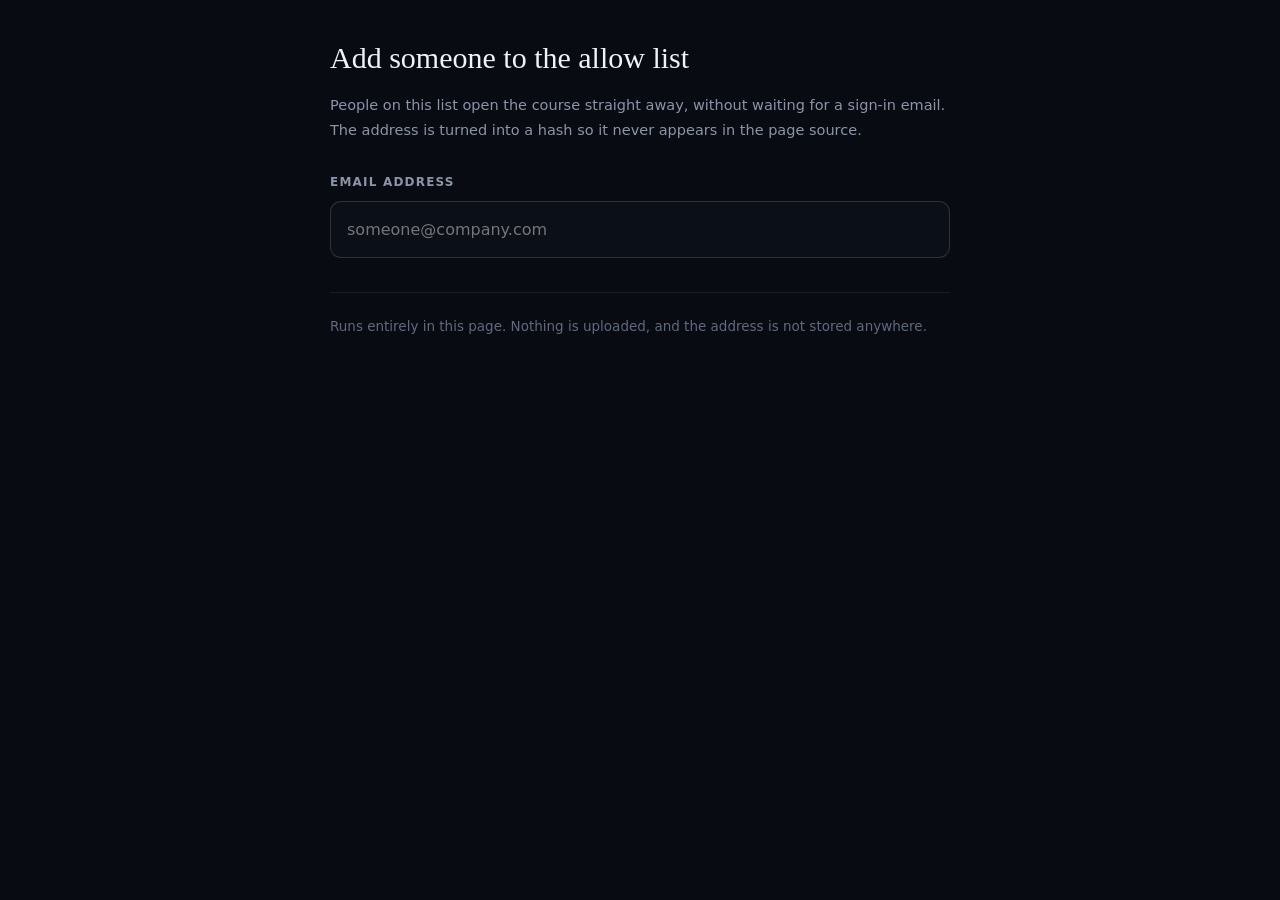
<file: tools/hash-email.html>
<!doctype html>
<html lang="en">
<head>
<meta charset="utf-8">
<meta name="viewport" content="width=device-width, initial-scale=1">
<meta name="color-scheme" content="dark">
<title>Add someone to the course allow list</title>
<style>
  *{box-sizing:border-box;margin:0;padding:0}
  body{
    min-height:100vh;padding:32px 20px;background:#080B12;color:#C3CBD9;
    font-family:"Segoe UI",system-ui,-apple-system,Roboto,Helvetica,Arial,sans-serif;
    font-size:16px;line-height:1.7;display:grid;place-items:start center
  }
  .wrap{width:100%;max-width:620px}
  h1{font-family:Georgia,serif;font-weight:400;font-size:30px;color:#EEF2F9;margin-bottom:10px}
  .sub{color:#8B95A8;font-size:14.5px;margin-bottom:30px}
  label{display:block;font-size:12px;font-weight:700;letter-spacing:.1em;
        text-transform:uppercase;color:#8B95A8;margin-bottom:8px}
  input{
    width:100%;padding:14px 16px;font:inherit;color:#EEF2F9;background:#0B0F18;
    border:1px solid rgba(255,255,255,.14);border-radius:11px
  }
  input:focus{outline:none;border-color:#E8BE55}
  .out{margin-top:26px;display:none}
  .out.on{display:block}
  pre{
    background:#111725;border:1px solid rgba(255,255,255,.075);border-left:3px solid #E8BE55;
    border-radius:0 11px 11px 0;padding:16px 18px;overflow-x:auto;
    font-family:ui-monospace,"Cascadia Code",Consolas,monospace;font-size:13.5px;
    color:#EEF2F9;white-space:pre-wrap;word-break:break-all
  }
  button{
    margin-top:14px;padding:11px 18px;font:inherit;font-size:14px;font-weight:700;
    color:#14100A;background:linear-gradient(135deg,#E8BE55,#C99B2E);
    border:0;border-radius:10px;cursor:pointer
  }
  ol{margin:16px 0 0 20px;font-size:14.5px;color:#8B95A8}
  ol li{margin-bottom:6px}
  code{background:#161D2E;padding:2px 7px;border-radius:5px;font-size:13px;color:#E8BE55}
  .note{margin-top:34px;padding-top:22px;border-top:1px solid rgba(255,255,255,.075);
        font-size:13.5px;color:#5F6A7D}
</style>
</head>
<body>
<div class="wrap">
  <h1>Add someone to the allow list</h1>
  <p class="sub">
    People on this list open the course straight away, without waiting for a
    sign-in email. The address is turned into a hash so it never appears in
    the page source.
  </p>

  <label for="e">Email address</label>
  <input id="e" type="email" placeholder="someone@company.com" autocomplete="off" spellcheck="false">

  <div class="out" id="out">
    <label>Paste this into <code>course/assets/auth-config.js</code></label>
    <pre id="line"></pre>
    <button id="copy" type="button">Copy line</button>
    <ol>
      <li>Open <code>course/assets/auth-config.js</code></li>
      <li>Add the line inside <code>skipVerification: [ … ]</code>, comma-separated</li>
      <li>Change the label to a first name — never the full address</li>
      <li>Commit and push</li>
    </ol>
  </div>

  <p class="note">
    Runs entirely in this page. Nothing is uploaded, and the address is not
    stored anywhere.
  </p>
</div>

<script>
(function () {
  var e = document.getElementById("e"), out = document.getElementById("out"),
      line = document.getElementById("line"), copy = document.getElementById("copy");

  function hash(text) {
    var bytes = new TextEncoder().encode(text.trim().toLowerCase());
    return crypto.subtle.digest("SHA-256", bytes).then(function (buf) {
      return Array.prototype.map.call(new Uint8Array(buf), function (b) {
        return ("0" + b.toString(16)).slice(-2);
      }).join("");
    });
  }

  function render() {
    var v = e.value.trim();
    if (!/^[^\s@]+@[^\s@]+\.[^\s@]{2,}$/.test(v)) { out.className = "out"; return; }
    hash(v).then(function (h) {
      line.textContent = '{ label: "Name", hash: "' + h + '" }';
      out.className = "out on";
    });
  }

  e.addEventListener("input", render);
  copy.addEventListener("click", function () {
    navigator.clipboard.writeText(line.textContent).then(function () {
      copy.textContent = "Copied";
      setTimeout(function () { copy.textContent = "Copy line"; }, 1400);
    });
  });
})();
</script>
</body>
</html>
</file>
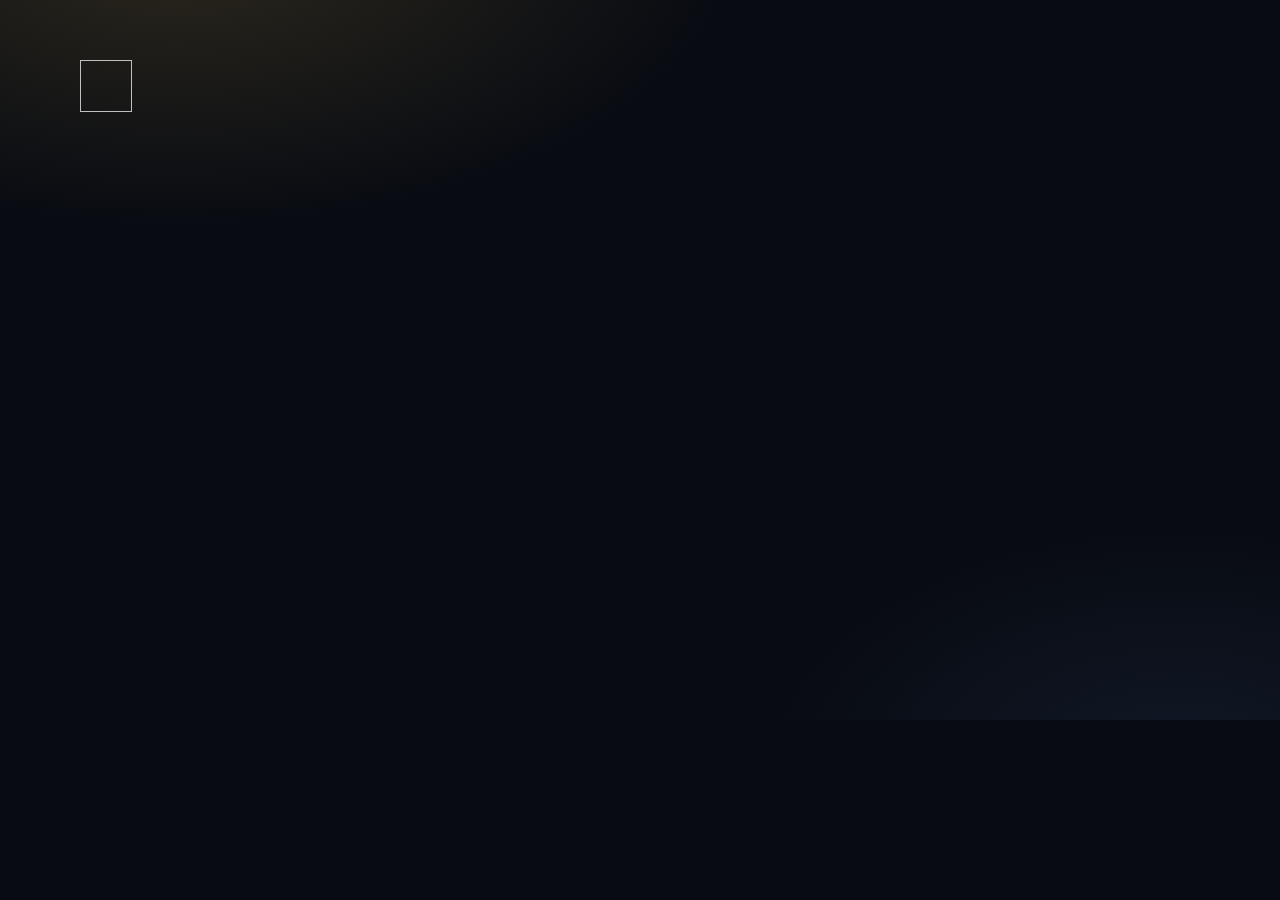
<file: tools/slide.html>
<!doctype html>
<html lang="en">
<head>
<meta charset="utf-8">
<title>Summary slide renderer</title>
<style>
  *{box-sizing:border-box;margin:0;padding:0}
  html,body{width:1280px;height:720px;overflow:hidden}
  body{
    background:#080B12;color:#EEF2F9;
    font-family:"Segoe UI",system-ui,-apple-system,Roboto,Helvetica,Arial,sans-serif;
    display:grid;place-items:center;position:relative
  }
  body::before{
    content:"";position:absolute;inset:0;
    background:
      radial-gradient(900px 460px at 14% -8%,rgba(232,190,85,.16),transparent 62%),
      radial-gradient(700px 420px at 92% 108%,rgba(110,168,254,.09),transparent 60%)
  }
  .stage{position:relative;width:1120px;height:600px}
  .card{
    position:absolute;inset:0;opacity:0;transition:opacity .5s ease, transform .5s ease;
    transform:translateY(14px);display:flex;flex-direction:column;justify-content:center
  }
  .card.on{opacity:1;transform:none}

  .mark{position:absolute;top:0;left:0;display:flex;align-items:center;gap:14px}
  .mark img{width:52px;height:52px;object-fit:contain}
  .mark span{font-size:15px;font-weight:700;letter-spacing:.16em;text-transform:uppercase;color:#8B95A8}

  .kicker{font-size:17px;font-weight:800;letter-spacing:.22em;text-transform:uppercase;color:#E8BE55;margin-bottom:22px}
  h1{font-family:Georgia,"Times New Roman",serif;font-weight:400;font-size:62px;line-height:1.12;letter-spacing:-.015em}
  h2{font-family:Georgia,"Times New Roman",serif;font-weight:400;font-size:40px;line-height:1.2;margin-bottom:40px;color:#EEF2F9}

  .pts{display:flex;flex-direction:column;gap:22px}
  .pt{
    display:flex;gap:20px;align-items:flex-start;opacity:0;transform:translateX(-12px);
    transition:opacity .45s ease, transform .45s ease
  }
  .pt.on{opacity:1;transform:none}
  .pt i{
    flex:none;width:40px;height:40px;border-radius:11px;background:rgba(232,190,85,.14);
    border:1px solid rgba(232,190,85,.45);color:#E8BE55;display:grid;place-items:center;
    font-style:normal;font-size:17px;font-weight:800
  }
  .pt p{font-size:27px;line-height:1.45;color:#C3CBD9;max-width:44ch}
  .pt b{color:#EEF2F9;font-weight:650}

  .away{border-left:4px solid #E8BE55;background:rgba(232,190,85,.10);border-radius:0 16px 16px 0;padding:34px 40px}
  .away em{display:block;font-style:normal;font-size:16px;font-weight:800;letter-spacing:.18em;text-transform:uppercase;color:#E8BE55;margin-bottom:16px}
  .away p{font-size:32px;line-height:1.45;color:#E7ECF4}

  .end{align-items:center;text-align:center}
  .end img{width:260px;margin-bottom:30px}
  .end p{font-size:22px;color:#8B95A8;letter-spacing:.04em}
</style>
</head>
<body>
<div class="stage">
  <div class="mark"><img id="mark" alt=""><span id="modname"></span></div>

  <div class="card" id="c-title">
    <div class="kicker" id="k"></div>
    <h1 id="title"></h1>
  </div>

  <div class="card" id="c-points">
    <h2 id="ptitle"></h2>
    <div class="pts" id="pts"></div>
  </div>

  <div class="card" id="c-away">
    <div class="away"><em>Take away</em><p id="away"></p></div>
  </div>

  <div class="card end" id="c-end">
    <img id="endlogo" alt="">
    <p id="endtext"></p>
  </div>
</div>

<script>
(function () {
  var data = JSON.parse(decodeURIComponent(location.hash.slice(1)));
  var $ = function (id) { return document.getElementById(id); };

  $("mark").src    = data.mark;
  $("endlogo").src = data.logo;
  $("modname").textContent = data.module;
  $("k").textContent       = data.kicker;
  $("title").textContent   = data.title;
  $("ptitle").textContent  = data.pointsTitle || "The essentials";
  $("away").textContent    = data.away;
  $("endtext").textContent = data.endText || "Gold Technology — AI Training Program";

  data.points.forEach(function (t, i) {
    var row = document.createElement("div");
    row.className = "pt";
    var n = document.createElement("i");
    n.textContent = i + 1;
    var p = document.createElement("p");
    p.textContent = t;
    row.appendChild(n); row.appendChild(p);
    $("pts").appendChild(row);
  });

  // the recorder simply captures the window; timings below define the edit
  var steps = [];
  function at(ms, fn) { steps.push(setTimeout(fn, ms)); }

  var t = 400;
  at(t, function () { $("c-title").classList.add("on"); });
  t += 3200;
  at(t, function () { $("c-title").classList.remove("on"); });
  t += 600;
  at(t, function () { $("c-points").classList.add("on"); });

  var rows = document.querySelectorAll(".pt");
  rows.forEach(function (row, i) {
    at(t + 400 + i * 4600, function () { row.classList.add("on"); });
  });
  t += 900 + rows.length * 4600;

  at(t, function () { $("c-points").classList.remove("on"); });
  t += 600;
  at(t, function () { $("c-away").classList.add("on"); });
  t += 7000;
  at(t, function () { $("c-away").classList.remove("on"); });
  t += 600;
  at(t, function () { $("c-end").classList.add("on"); });
  t += 2600;
  at(t, function () { window.__done = true; });

  window.__runtime = t + 400;
})();
</script>
</body>
</html>
</file>
<file: course/assets/lesson.css>
/* The page reads on a warm off-white. Pure white under a full screen of body
   copy glares; a few points of warmth settles it and suits the gold brand.

   Gold splits in two here. #E8BE55 is a fill colour — it carries dark text on
   a button beautifully and is unreadable as text on a pale background, at
   roughly 1.8:1. Text gold is darkened to --gold; the bright original stays
   available as --goldfill for buttons, badges and bars.                     */
:root{
  --bg:#FAF8F4;
  --bg2:#F2EFE8;
  --panel:#FFFFFF;
  --panel2:#F6F3EC;
  --raise:#EDE8DE;
  --line:rgba(26,22,15,.11);
  --line2:rgba(26,22,15,.18);
  --ink:#1A1D23;
  --body:#3A414D;
  --muted:#5C6473;
  --dim:#666E7B;
  --gold:#8A6410;
  --gold2:#6E4E08;
  --goldfill:#E8BE55;
  --goldfill2:#C99B2E;
  --goldsoft:rgba(232,190,85,.16);
  --goldline:rgba(138,100,16,.26);
  --ok:#1E7A47;
  --oksoft:rgba(30,122,71,.09);
  --no:#B4392F;
  --nosoft:rgba(180,57,47,.08);
  --info:#1F5FBF;
  --infosoft:rgba(31,95,191,.08);
  --serif:Georgia,"Times New Roman",Times,serif;
  --sans:"Segoe UI",system-ui,-apple-system,Roboto,Helvetica,Arial,sans-serif;
  --r:0px;
  --maxw:1240px;
}

/* The bars stay dark, so they need the palette they were designed against.
   Redeclaring the tokens here lets every child inherit the dark values
   without any of them needing an override of its own.                       */
.topbar,.rail,.stepnav{
  --panel:#161D2E;
  --panel2:#1C2436;
  --raise:#232C42;
  --line:rgba(255,255,255,.09);
  --line2:rgba(255,255,255,.17);
  --ink:#EEF2F9;
  --body:#C3CBD9;
  --muted:#99A3B4;
  --dim:#7B8699;
  --gold:#E8BE55;
  --gold2:#C99B2E;
  --goldsoft:rgba(232,190,85,.13);
  --goldline:rgba(232,190,85,.34);
  --ok:#4FD18B;
}

*{box-sizing:border-box}
html{scroll-behavior:smooth;scroll-padding-top:96px} /* replaced at runtime */
body{
  margin:0;background:var(--bg);color:var(--body);
  font-family:var(--sans);font-size:17px;line-height:1.72;
  /* no -webkit-font-smoothing:antialiased here. It thins every stroke, which
     dark text on a pale background reads as blurred; the platform default
     keeps the stems solid.                                                  */
  text-rendering:optimizeLegibility;
}
img{display:block;max-width:100%}
a{color:var(--gold);text-decoration:none}
a:hover{text-decoration:underline}
:focus-visible{outline:2px solid var(--gold);outline-offset:3px;border-radius:0}

/* ============ reading progress ============ */
/* rides the top edge of the bar it now lives in, so every progress signal —
   the fill, the percentage and the screen counter — sits together */
.progress{position:absolute;top:0;left:0;right:0;height:3px;background:rgba(255,255,255,.10);z-index:1}
.progress i{display:block;height:100%;width:0;background:linear-gradient(90deg,var(--goldfill2),var(--goldfill));transition:width .12s linear}

/* ============ top bar ============ */
/* the header and the rail stick as one block. Offsetting the rail by a
   hardcoded header height meant any change to the header opened a gap. */
.chrome{position:fixed;top:0;left:0;right:0;z-index:50}
.topbar{
  background:#0E1420;
  border-bottom:1px solid var(--line);
}
.topbar-in{
  max-width:var(--maxw);margin:0 auto;padding:7px 24px;
  display:flex;align-items:center;gap:14px;
}
.brand{display:flex;align-items:center;gap:11px;min-width:0}
.brand img{width:32px;height:32px;object-fit:contain;flex:none}
.brand-txt{min-width:0}
.brand-name{
  font-size:13px;font-weight:700;color:var(--ink);letter-spacing:.02em;
  white-space:nowrap;overflow:hidden;text-overflow:ellipsis;line-height:1.3
}
.brand-sub{font-size:11px;color:var(--dim);letter-spacing:.10em;text-transform:uppercase;line-height:1.3}
.topbar-spacer{flex:1}
.topbar-chip{
  flex:none;font-size:12px;font-weight:700;color:var(--gold);
  border:1px solid var(--goldline);background:var(--goldsoft);
  padding:6px 13px;border-radius:0;white-space:nowrap
}

/* ============ hero ============ */
.hero{position:relative;overflow:hidden;border-bottom:1px solid var(--line)}
.hero::before{
  content:"";position:absolute;inset:0;
  background:
    radial-gradient(900px 420px at 18% -10%,rgba(232,190,85,.16),transparent 62%),
    radial-gradient(700px 380px at 92% 8%,rgba(110,168,254,.09),transparent 60%);
  pointer-events:none
}
.hero-in{position:relative;max-width:var(--maxw);margin:0 auto;padding:64px 24px 54px}
.hero-logo{width:210px;margin-bottom:34px;opacity:.97}
.eyebrow{
  display:inline-flex;align-items:center;gap:9px;
  font-size:11px;font-weight:800;letter-spacing:.20em;text-transform:uppercase;
  color:var(--gold);margin:0 0 18px
}
.eyebrow::before{content:"";width:26px;height:1px;background:var(--gold);opacity:.6}
h1{
  font-family:var(--serif);font-weight:400;color:var(--ink);
  font-size:clamp(34px,5.4vw,58px);line-height:1.1;letter-spacing:-.015em;
  margin:0 0 20px;max-width:17ch
}
h1 em{font-style:italic;color:var(--gold)}
.lede{font-size:clamp(16px,1.9vw,19px);line-height:1.68;color:var(--body);max-width:62ch;margin:0 0 30px}
.meta{display:flex;flex-wrap:wrap;gap:9px;margin-bottom:34px}
.meta span{
  font-size:12.5px;font-weight:600;color:var(--body);
  border:1px solid var(--line2);border-radius:0;padding:7px 14px;background:rgba(26,22,15,.02)
}
.meta span b{color:var(--gold);font-weight:700}

.outcome{
  border:1px solid var(--goldline);background:var(--goldsoft);
  border-radius:0;padding:22px 24px;max-width:74ch
}
.outcome h4{
  margin:0 0 9px;font-size:11px;font-weight:800;letter-spacing:.16em;
  text-transform:uppercase;color:var(--gold);font-family:var(--sans)
}
.outcome p{margin:0;color:var(--body);font-size:16px;line-height:1.66}

/* ============ journey strip ============ */
.journey{border-bottom:1px solid var(--line);background:var(--bg2)}
.journey-in{max-width:var(--maxw);margin:0 auto;padding:26px 24px}
.journey h5{
  margin:0 0 15px;font-size:11px;font-weight:800;letter-spacing:.16em;
  text-transform:uppercase;color:var(--dim)
}
.mods{display:flex;gap:8px;overflow-x:auto;padding-bottom:6px;scrollbar-width:thin}
.mod{
  flex:none;min-width:132px;border:1px solid var(--line);border-radius:0;
  padding:11px 13px;background:var(--panel);
}
.mod b{display:block;font-size:10.5px;letter-spacing:.13em;color:var(--dim);font-weight:800;margin-bottom:4px;white-space:nowrap}
.mod span{display:block;font-size:12.5px;color:var(--muted);line-height:1.45}
.mod.on{border-color:var(--goldline);background:linear-gradient(160deg,rgba(232,190,85,.13),rgba(232,190,85,.03))}
.mod.on b{color:var(--gold)}
.mod.on span{color:var(--ink);font-weight:600}

/* ============ layout ============ */
.layout{max-width:var(--maxw);margin:0 auto;padding:0 24px;display:grid;grid-template-columns:236px 1fr;gap:56px;align-items:start}

.toc{position:sticky;top:86px;padding:44px 0 40px;max-height:calc(100vh - 100px);overflow-y:auto}
.toc h5{margin:0 0 14px;font-size:11px;font-weight:800;letter-spacing:.16em;text-transform:uppercase;color:var(--dim)}
.toc a{
  display:block;padding:7px 0 7px 15px;font-size:13.5px;line-height:1.45;
  color:var(--muted);border-left:2px solid var(--line);text-decoration:none;transition:.16s
}
.toc a:hover{color:var(--ink);border-left-color:var(--line2);text-decoration:none}
.toc a.active{color:var(--gold);border-left-color:var(--gold);font-weight:650}
.toc a small{display:block;font-size:10.5px;color:var(--dim);letter-spacing:.09em;font-weight:700}

.content{padding:44px 0 80px;max-width:790px;min-width:0}

/* ============ sections ============ */
.sec{margin-bottom:74px}
.sec-head{margin-bottom:26px;padding-bottom:20px;border-bottom:1px solid var(--line)}
.sec-num{
  display:inline-block;font-family:var(--serif);font-size:13px;font-weight:700;
  color:var(--gold);letter-spacing:.16em;margin-bottom:11px
}
h2{
  font-family:var(--serif);font-weight:400;color:var(--ink);
  font-size:clamp(26px,3.5vw,36px);line-height:1.2;letter-spacing:-.01em;margin:0
}
h3{
  font-family:var(--sans);font-size:19px;font-weight:700;color:var(--ink);
  line-height:1.4;margin:38px 0 12px;letter-spacing:-.005em
}
h4{font-family:var(--sans);font-size:15.5px;font-weight:700;color:var(--ink);margin:26px 0 9px}
p{margin:0 0 17px}
.sec ul,.sec ol{margin:0 0 17px;padding-left:22px}
.sec li{margin-bottom:9px;line-height:1.68}
.sec li::marker{color:var(--gold)}
strong{color:var(--ink);font-weight:650}

/* ============ callouts ============ */
.call{border-radius:0;padding:19px 22px;margin:26px 0;border:1px solid var(--line);background:var(--panel)}
.call-t{
  display:flex;align-items:center;gap:8px;margin:0 0 8px;
  font-size:10.5px;font-weight:800;letter-spacing:.15em;text-transform:uppercase
}
.call p:last-child{margin-bottom:0}
.call.key{border-color:var(--goldline);background:var(--goldsoft)}
.call.key .call-t{color:var(--gold)}
.call.job{border-color:rgba(110,168,254,.28);background:var(--infosoft)}
.call.job .call-t{color:var(--info)}
.call.warn{border-color:rgba(240,118,110,.3);background:var(--nosoft)}
.call.warn .call-t{color:var(--no)}

/* ============ tables ============ */
.tw{overflow-x:auto;margin:24px 0;border:1px solid var(--line);border-radius:0;background:var(--panel)}
table{border-collapse:collapse;width:100%;min-width:540px;font-size:14.5px}
th,td{padding:13px 16px;text-align:left;border-bottom:1px solid var(--line);vertical-align:top;line-height:1.6}
th{
  background:var(--panel2);color:var(--gold);font-weight:700;
  font-size:11px;letter-spacing:.11em;text-transform:uppercase;white-space:nowrap
}
tbody tr:last-child td{border-bottom:none}
td b{color:var(--ink);font-weight:650}

/* ============ nesting diagram ============ */
.figure{margin:28px 0}
.figure svg{width:100%;height:auto;display:block;border:1px solid var(--line);border-radius:0;background:var(--panel)}
.cap{margin:11px 0 0;font-size:13px;color:var(--dim);line-height:1.6;font-style:italic}

/* ============ flow chips ============ */
.flow{display:flex;flex-wrap:wrap;align-items:stretch;gap:9px;margin:24px 0}
.flow .step{
  flex:1 1 150px;border:1px solid var(--line);border-radius:0;
  padding:14px 15px;background:var(--panel);min-width:0
}
.flow .step b{display:block;font-size:10.5px;letter-spacing:.13em;color:var(--gold);font-weight:800;margin-bottom:6px;text-transform:uppercase}
.flow .step span{display:block;font-size:13.5px;color:var(--body);line-height:1.5}
.flow .arw{display:flex;align-items:center;color:var(--dim);font-size:17px;flex:none}

/* ============ compare (before / after) ============ */
.vs{display:grid;grid-template-columns:1fr 1fr;gap:16px;margin:26px 0}
.vs .col{border:1px solid var(--line);border-radius:0;background:var(--panel);padding:20px 21px}
.vs .col.bad{border-color:rgba(240,118,110,.24)}
.vs .col.good{border-color:rgba(79,209,139,.26)}
.vs h5{margin:0 0 4px;font-size:11px;font-weight:800;letter-spacing:.14em;text-transform:uppercase}
.vs .col.bad h5{color:var(--no)}
.vs .col.good h5{color:var(--ok)}
.vs .tag{font-size:12px;color:var(--dim);margin:0 0 14px}
.vs ol{margin:0;padding-left:19px;font-size:14.5px}
.vs li{margin-bottom:8px;line-height:1.6}

/* ============ stat tiles ============ */
.stats{display:grid;grid-template-columns:repeat(auto-fit,minmax(158px,1fr));gap:12px;margin:26px 0}
.stat{border:1px solid var(--line);border-radius:0;background:var(--panel);padding:17px 18px}
.stat b{display:block;font-family:var(--serif);font-size:29px;color:var(--gold);line-height:1.1;margin-bottom:5px}
.stat span{display:block;font-size:12.5px;color:var(--muted);line-height:1.5}

/* ============ activity ============ */
.task{border:1px solid var(--goldline);border-radius:0;background:linear-gradient(165deg,rgba(232,190,85,.07),rgba(232,190,85,.015));padding:24px 26px;margin:26px 0}
.task h4{margin:0 0 12px;color:var(--gold);font-size:12px;letter-spacing:.14em;text-transform:uppercase;font-weight:800}
.task ol{margin:0;padding-left:20px}
.task li{margin-bottom:9px}

/* ============ knowledge check ============ */
.check{border-top:1px solid var(--line);padding-top:52px;margin-top:8px}
.q{border:1px solid var(--line);border-radius:0;background:var(--panel);padding:22px 24px;margin-bottom:14px}
.q-n{font-size:10.5px;font-weight:800;letter-spacing:.14em;color:var(--dim);text-transform:uppercase;margin-bottom:8px}
.q-t{font-size:16.5px;font-weight:650;color:var(--ink);line-height:1.55;margin:0 0 16px}
.opts{display:flex;flex-direction:column;gap:8px}
.opt{
  display:flex;gap:12px;align-items:flex-start;width:100%;text-align:left;
  border:1px solid var(--line2);border-radius:0;background:var(--panel2);
  color:var(--body);padding:12px 15px;font:inherit;font-size:14.5px;line-height:1.55;
  cursor:pointer;transition:.15s
}
.opt:hover:not(:disabled){border-color:var(--gold);background:var(--raise)}
.opt:disabled{cursor:default}
.opt .k{
  flex:none;width:23px;height:23px;border-radius:0;border:1px solid var(--line2);
  display:grid;place-items:center;font-size:11.5px;font-weight:800;color:var(--muted)
}
.opt.right{border-color:var(--ok);background:var(--oksoft);color:#14532B}
.opt.right .k{border-color:var(--ok);background:var(--ok);color:#EAF7EF}
.opt.wrong{border-color:var(--no);background:var(--nosoft);color:#6E1F18}
.opt.wrong .k{border-color:var(--no);background:var(--no);color:#FDECEA}
.exp{margin-top:14px;padding:13px 16px;border-left:2px solid var(--gold);background:var(--goldsoft);border-radius:0;font-size:14px;line-height:1.62;color:var(--body)}
.exp b{color:var(--gold)}
.score{
  border:1px solid var(--goldline);background:var(--goldsoft);border-radius:0;
  padding:20px 24px;margin-top:20px;display:flex;align-items:center;gap:16px;flex-wrap:wrap
}
.score[hidden]{display:none}
.score b{font-family:var(--serif);font-size:27px;color:var(--gold);line-height:1}
.score span{font-size:14.5px;color:var(--body);flex:1;min-width:190px}
.btn{
  border:1px solid var(--line2);background:var(--panel2);color:var(--ink);
  border-radius:0;padding:10px 18px;font:inherit;font-size:14px;font-weight:650;cursor:pointer
}
.btn:hover{border-color:var(--gold);color:var(--gold)}

/* ============ footer ============ */
footer{border-top:1px solid var(--line);background:var(--bg2);margin-top:0}
.foot-in{
  max-width:var(--maxw);margin:0 auto;padding:22px 24px;
  display:flex;align-items:center;gap:16px;flex-wrap:wrap
}
.foot-in img{width:38px;height:38px;object-fit:contain;opacity:.85}
.foot-in p{margin:0;font-size:13px;color:var(--dim);line-height:1.6}
.foot-in p b{display:block;color:var(--muted);font-size:13.5px;font-weight:650}

/* ============ responsive ============ */
@media (max-width:980px){
  .layout{grid-template-columns:1fr;gap:0}
  .toc{display:none}
  .content{padding:34px 0 64px;max-width:none}
}
@media (max-width:680px){
  body{font-size:16px}
  .hero-in{padding:44px 20px 40px}
  .hero-logo{width:168px;margin-bottom:26px}
  .topbar-in,.journey-in,.layout,.foot-in{padding-left:20px;padding-right:20px}
  .brand-sub{display:none}
  .vs{grid-template-columns:1fr}
  .sec{margin-bottom:56px}
  .outcome,.task,.q{padding-left:18px;padding-right:18px}
  .flow .arw{display:none}
  .flow .step{flex:1 1 100%}
}
@media print{
  .topbar,.progress,.toc,.journey{display:none}
  body{background:#fff}
}

/* =====================================================================
   INTERACTIVE COMPONENTS  (shared across modules)
   ===================================================================== */

/* ---------- topbar progress pill ---------- */
.topbar-pct{
  flex:none;display:flex;align-items:center;gap:8px;
  font-size:11.5px;font-weight:700;color:var(--muted);white-space:nowrap
}
.topbar-pct .track{width:64px;height:5px;border-radius:0;background:rgba(255,255,255,.09);overflow:hidden}
.topbar-pct .fill{display:block;height:100%;width:0;background:linear-gradient(90deg,var(--gold2),var(--gold));transition:width .3s ease}
@media (max-width:820px){ .topbar-pct{display:none} }

/* ---------- clickable module cards ---------- */
a.mod{text-decoration:none;transition:.16s;display:block}
a.mod:hover{border-color:var(--goldline);background:var(--panel2);text-decoration:none}
a.mod:hover span{color:var(--ink)}
.mod.done{border-color:rgba(79,209,139,.34)}
.mod.done b{color:var(--ok)}
.mod .tick{color:var(--ok);font-weight:800}
.mod.soon{opacity:.5}
.mod.soon b::after{content:" · soon";color:var(--dim);letter-spacing:0;font-weight:600}

/* ---------- prompt block + copy ---------- */
.prompt{
  position:relative;border:1px solid var(--line);border-radius:0;
  background:#12151C;margin:22px 0;overflow:hidden
}
.prompt-h{
  display:flex;align-items:center;gap:10px;padding:10px 15px;
  border-bottom:1px solid var(--line);background:var(--panel2)
}
.prompt-h b{
  font-size:10.5px;font-weight:800;letter-spacing:.14em;text-transform:uppercase;color:var(--gold);flex:1
}
.prompt-h.bad b{color:var(--no)}
.prompt-h.good b{color:var(--ok)}
.prompt pre{
  margin:0;padding:16px 18px;white-space:pre-wrap;word-break:break-word;
  font-family:ui-monospace,SFMono-Regular,Menlo,Consolas,monospace;
  font-size:13.5px;line-height:1.68;color:#DDE4F0
}
.copy{
  flex:none;border:1px solid var(--line2);background:var(--panel);color:var(--muted);
  border-radius:0;padding:5px 11px;font:inherit;font-size:11.5px;font-weight:700;cursor:pointer;transition:.15s
}
.copy:hover{border-color:var(--gold);color:var(--gold)}
.copy.ok{border-color:var(--ok);color:var(--ok)}

/* ---------- reveal / think-first ---------- */
.reveal{border:1px solid var(--line);border-radius:0;background:var(--panel);margin:24px 0;overflow:hidden}
.reveal summary{
  list-style:none;cursor:pointer;padding:16px 20px;display:flex;align-items:center;gap:11px;
  font-size:14.5px;font-weight:650;color:var(--ink);transition:.15s
}
.reveal summary::-webkit-details-marker{display:none}
.reveal summary:hover{background:var(--panel2)}
.reveal summary .chev{
  flex:none;width:22px;height:22px;border-radius:0;border:1px solid var(--goldline);
  color:var(--gold);display:grid;place-items:center;font-size:12px;transition:transform .2s
}
.reveal[open] summary .chev{transform:rotate(90deg)}
.reveal summary small{
  margin-left:auto;font-size:10.5px;letter-spacing:.13em;text-transform:uppercase;
  color:var(--dim);font-weight:800
}
.reveal-body{padding:2px 20px 18px;border-top:1px solid var(--line)}
.reveal-body > *:first-child{margin-top:16px}
.reveal-body > *:last-child{margin-bottom:0}

/* ---------- prompt builder ---------- */
.builder{
  border:1px solid var(--goldline);border-radius:0;
  background:linear-gradient(165deg,rgba(232,190,85,.07),rgba(232,190,85,.015));
  padding:24px 26px;margin:28px 0
}
.builder-h{display:flex;align-items:center;gap:12px;flex-wrap:wrap;margin-bottom:6px}
.builder-h h4{
  margin:0;flex:1;min-width:180px;color:var(--gold);font-size:12px;
  letter-spacing:.14em;text-transform:uppercase;font-weight:800
}
.builder-h .btn{padding:7px 13px;font-size:12.5px}
.builder > p{font-size:14px;color:var(--muted);margin:0 0 18px}
.fields{display:grid;gap:13px;margin-bottom:20px}
.field label{
  display:block;font-size:10.5px;font-weight:800;letter-spacing:.13em;
  text-transform:uppercase;color:var(--gold);margin-bottom:6px
}
.field label em{font-style:normal;color:var(--dim);letter-spacing:.02em;text-transform:none;font-weight:600;font-size:11.5px}
.field textarea{
  width:100%;border:1px solid var(--line2);border-radius:0;background:var(--panel);
  color:var(--ink);padding:11px 14px;font:inherit;font-size:14.5px;line-height:1.6;
  resize:vertical;min-height:52px
}
.field textarea::placeholder{color:var(--dim)}
.field textarea:focus{outline:none;border-color:var(--gold)}
.builder .prompt{margin:0}
.builder-empty{color:var(--dim);font-style:italic}

/* ---------- module navigation ---------- */
.mnav{display:grid;grid-template-columns:1fr 1fr;gap:14px;margin-top:56px;padding-top:20px;border-top:1px solid var(--line)}
.mnav-label{
  grid-column:1/-1;margin:0 0 4px;font-size:11px;font-weight:800;letter-spacing:.16em;
  text-transform:uppercase;color:var(--dim)
}
.mnav a{
  border:1px solid var(--line);border-radius:0;background:var(--panel);
  padding:17px 20px;text-decoration:none;transition:.16s;display:block
}
.mnav a:hover{border-color:var(--goldline);background:var(--panel2);text-decoration:none}
.mnav a small{display:block;font-size:10.5px;font-weight:800;letter-spacing:.14em;text-transform:uppercase;color:var(--dim);margin-bottom:5px}
.mnav a b{display:block;font-size:15px;font-weight:650;color:var(--ink);line-height:1.45}
.mnav a.next{text-align:right}
.mnav a.next small{color:var(--gold)}
.mnav .ghost{border:0;background:none;padding:0;pointer-events:none}
@media (max-width:680px){ .mnav{grid-template-columns:1fr} .mnav a.next{text-align:left} }

/* ---------- next-module placeholder (module not published yet) ---------- */
.mnav .soon-card{
  border:1px solid var(--line2);border-radius:0;background:var(--panel);
  padding:17px 20px;text-align:right
}
.mnav .soon-card small{display:block;font-size:10.5px;font-weight:800;letter-spacing:.14em;text-transform:uppercase;color:var(--gold);margin-bottom:5px}
.mnav .soon-card b{display:block;font-size:15px;font-weight:650;color:var(--ink);line-height:1.45}
.mnav .soon-card span{
  display:inline-block;margin-top:8px;font-size:11px;font-weight:700;letter-spacing:.08em;
  text-transform:uppercase;color:var(--dim);border:1px solid var(--line2);
  border-radius:0;padding:3px 10px
}
@media (max-width:680px){ .mnav .soon-card{text-align:left} }

/* =====================================================================
   SCREEN MODE — one topic per screen, with persistent prev/next
   ===================================================================== */

body.screens{padding-top:99px;padding-bottom:48px} /* both replaced at runtime */

/* ---------- step rail ---------- */
.rail{
  background:#131A28;
  border-bottom:1px solid var(--line)
}
.rail-in{
  max-width:var(--maxw);margin:0 auto;padding:7px 24px;
  display:flex;gap:7px;overflow-x:auto;scrollbar-width:none
}
.rail-in::-webkit-scrollbar{display:none}
.railstep{
  flex:none;border:1px solid var(--line);background:var(--panel);color:var(--muted);
  border-radius:0;padding:7px 12px;font:inherit;font-size:12px;font-weight:700;
  cursor:pointer;white-space:nowrap;transition:.15s;display:flex;align-items:center;gap:7px
}
.railstep:hover{border-color:var(--line2);color:var(--ink)}
.railstep .n{
  width:19px;height:19px;border-radius:0;background:var(--raise);color:var(--muted);
  display:grid;place-items:center;font-size:10.5px;font-weight:800;flex:none
}
.railstep.seen .n{background:rgba(79,209,139,.2);color:var(--ok)}
.railstep.on{border-color:var(--gold);background:var(--goldsoft);color:var(--gold)}
.railstep.on .n{background:var(--gold);color:#14100A}
.railstep .lbl{display:none}
.railstep.on .lbl{display:inline}
@media (min-width:900px){ .railstep .lbl{display:inline} }

/* ---------- screens ---------- */
.stage-wrap{max-width:860px;margin:0 auto;padding:0 24px;position:relative;z-index:1}
.screen{display:none}
.screen.on{display:block;animation:screenIn .22s ease}
@keyframes screenIn{from{opacity:0}to{opacity:1}}
@media (prefers-reduced-motion:reduce){ .screen.on{animation:none} }

.screen-head{padding:44px 0 22px;margin-bottom:26px;border-bottom:1px solid var(--line)}
.screen-kicker{
  display:inline-flex;align-items:center;gap:9px;margin:0 0 13px;
  font-size:11px;font-weight:800;letter-spacing:.18em;text-transform:uppercase;color:var(--gold)
}
.screen-kicker::before{content:"";width:22px;height:1px;background:var(--gold);opacity:.6}
.screen-head h2{
  font-family:var(--serif);font-weight:400;color:var(--ink);
  font-size:clamp(27px,4.4vw,40px);line-height:1.16;letter-spacing:-.012em;margin:0 0 14px
}
.screen-head .sub{margin:0;font-size:clamp(15px,1.8vw,17.5px);color:var(--muted);line-height:1.62;max-width:60ch}
.screen-body{padding-bottom:40px}

/* takeaway strip that closes each screen */
.takeaway{
  display:flex;gap:14px;align-items:flex-start;margin:34px 0 0;padding:19px 22px;
  border:1px solid var(--goldline);border-radius:0;background:var(--goldsoft)
}
.takeaway .ico{
  flex:none;width:26px;height:26px;border-radius:0;background:var(--goldfill);color:#14100A;
  display:grid;place-items:center;font-size:14px;font-weight:800
}
.takeaway p{margin:0;color:var(--body);font-size:15.5px;line-height:1.62}
.takeaway b{color:var(--gold)}

/* ---------- fixed prev / next bar ---------- */
.stepnav{
  position:fixed;left:0;right:0;bottom:0;z-index:55;overflow:hidden;
  background:#0E1420;
  border-top:1px solid var(--line2);
  padding-bottom:env(safe-area-inset-bottom,0)
}
.stepnav-in{
  max-width:var(--maxw);margin:0 auto;padding:5px 24px;
  display:flex;align-items:center;gap:10px
}
.navbtn{
  flex:none;display:inline-flex;align-items:center;gap:9px;
  border:1px solid var(--line2);background:var(--panel);color:var(--ink);
  border-radius:0;padding:6px 14px;font:inherit;font-size:13.5px;font-weight:700;
  cursor:pointer;transition:.15s
}
.navbtn:hover:not(:disabled){border-color:var(--gold);color:var(--gold)}
.navbtn:disabled{opacity:.45;cursor:not-allowed}
.navbtn.primary:disabled{background:var(--panel2);color:var(--dim);opacity:1}
.navbtn.primary{
  background:linear-gradient(135deg,var(--gold),var(--gold2));border-color:transparent;color:#14100A
}
.navbtn.primary:hover:not(:disabled){filter:brightness(1.07);color:#14100A}
.stepnav .mid{
  flex:1;text-align:center;font-size:12.5px;font-weight:700;color:var(--muted);min-width:0;
  white-space:nowrap;overflow:hidden;text-overflow:ellipsis
}
.stepnav .mid b{color:var(--gold)}
.stepnav .done-note{color:var(--ok)}

@media (max-width:680px){
  .rail-in,.stage-wrap,.stepnav-in{padding-left:16px;padding-right:16px}
  .navbtn{padding:6px 12px;font-size:13.5px}
  .navbtn .word{display:none}
  .stepnav .mid{font-size:12px}
  .screen-head{padding-top:30px}
}

/* ---------- paged knowledge check: one question at a time ---------- */
.q{display:none}
.q.on{display:block;animation:screenIn .2s ease}

/* =====================================================================
   NARRATION CONTROLS, VIDEO SCREEN, SCROLL GATE
   ===================================================================== */

/* ---------- narration buttons in the top bar ---------- */
.audio{display:flex;align-items:center;gap:6px;flex:none}
.abtn{
  width:30px;height:30px;flex:none;border-radius:0;
  border:1px solid var(--line2);background:var(--panel);color:var(--ink);
  font:inherit;font-size:14px;line-height:1;cursor:pointer;transition:.15s;
  display:grid;place-items:center
}
.abtn:hover{border-color:var(--gold);color:var(--gold)}
.abtn.on{border-color:var(--gold);background:var(--goldsoft);color:var(--gold)}
.abtn.off{opacity:.5}
.abtn[hidden]{display:none}

/* ---------- highlighted sentence while narrating ---------- */
.speaking{
  background:linear-gradient(90deg,rgba(232,190,85,.16),rgba(232,190,85,.05));
  box-shadow:inset 2px 0 0 var(--gold);border-radius:0
}

/* ---------- video screen ---------- */
/* only the frame the film sits in stays black — the caption below it belongs
   to the page and has to be readable against it */
.videobox{
  border:1px solid var(--line);border-radius:0;overflow:hidden;
  background:var(--panel);margin:26px 0
}
.videobox video{display:block;width:100%;height:auto;background:#05070C}
.videobox figcaption{
  padding:12px 16px;border-top:1px solid var(--line);
  font-size:13px;color:var(--dim);line-height:1.6
}
.recap{display:grid;gap:10px;margin:26px 0}
.recap-item{
  display:flex;gap:14px;align-items:flex-start;
  border:1px solid var(--line);border-radius:0;background:var(--panel);padding:14px 16px
}
.recap-item .num{
  flex:none;width:26px;height:26px;border-radius:0;background:var(--raise);color:var(--gold);
  display:grid;place-items:center;font-size:12px;font-weight:800
}
.recap-item div{min-width:0}
.recap-item b{display:block;font-size:14.5px;color:var(--ink);font-weight:650;line-height:1.45;margin-bottom:3px}
.recap-item span{display:block;font-size:13.5px;color:var(--muted);line-height:1.55}

/* ---------- scroll gate hint ---------- */
.stepnav .mid .gate{color:var(--gold)}
@media (max-width:680px){
  .abtn{width:32px;height:32px;font-size:13px}
  .topbar-chip{padding:6px 10px;font-size:11.5px}
}

/* ---------- placeholder shown when a topic video has not been uploaded ---------- */
.vidmissing{
  display:grid;gap:7px;place-items:center;text-align:center;
  padding:34px 22px;background:
    repeating-linear-gradient(45deg,rgba(26,22,15,.02) 0 12px,transparent 12px 24px),var(--panel2)
}
.vidmissing b{font-size:14.5px;font-weight:650;color:var(--muted)}
.vidmissing code{
  font-family:ui-monospace,SFMono-Regular,Menlo,Consolas,monospace;font-size:12px;
  color:var(--gold);background:var(--goldsoft);border:1px solid var(--goldline);
  border-radius:0;padding:4px 10px;word-break:break-all
}
.vidmissing span{font-size:12.5px;color:var(--dim);max-width:44ch;line-height:1.55}

.vidload{
  display:grid;place-items:center;padding:34px 22px;
  font-size:13px;color:var(--dim);background:var(--panel2)
}

/* narration buttons need the room on small phones — the mark carries the brand */
@media (max-width:440px){
  .brand-txt{display:none}
  .topbar-in{gap:10px}
}

/* ---------- rail chips for screens not yet unlocked ---------- */
.railstep.locked{opacity:.72;cursor:not-allowed}
.railstep.locked:hover{border-color:var(--line);color:var(--muted)}
.railstep.on{font-weight:800}
.railstep.locked .n::after{content:"";display:none}
/* a padlock at 8px is a smudge; the dimmed chip already says "not yet" */
.railstep.locked{background:transparent;border-style:dashed}

.videobox figcaption.standin{color:var(--gold);background:var(--goldsoft)}

/* ---------- header chip: module number over module name ---------- */
.topbar-chip{
  display:flex;align-items:baseline;gap:8px;flex-direction:row;
  max-width:none;line-height:1.3;padding:5px 14px;border-radius:0
}
.topbar-chip b{font-size:12px;font-weight:800;color:var(--gold);white-space:nowrap}
.topbar-chip b::after{content:" \00b7";color:var(--goldline);margin-left:6px}
.topbar-chip span{
  font-size:12px;font-weight:600;color:var(--body);
  white-space:nowrap;overflow:hidden;text-overflow:ellipsis;max-width:34ch
}
@media (max-width:680px){
  .topbar-chip{padding:4px 10px;gap:6px}
  .topbar-chip span{max-width:17ch;font-size:11px}
}

/* ============================ SIGN-IN GATE ============================== */
/* Sits above everything until the learner is known. A class on <html> is set
   before first paint, so a returning learner never sees it flash in and out. */

.signin{
  position:fixed;inset:0;z-index:9000;
  display:grid;place-items:center;padding:24px;
  background:
    radial-gradient(680px 380px at 12% -12%,rgba(232,190,85,.20),transparent 62%),
    radial-gradient(560px 340px at 92% 112%,rgba(31,95,191,.07),transparent 60%),
    var(--bg);
  overflow-y:auto
}
html.authed .signin{display:none}
html:not(.authed) body{overflow:hidden}

.signin-card{
  position:relative;width:100%;max-width:432px;text-align:center;
  background:var(--panel);border:1px solid var(--line);
  border-radius:0;padding:40px 34px 34px;
  box-shadow:0 1px 2px rgba(26,22,15,.05),0 12px 34px rgba(26,22,15,.09)
}
/* a thin gold seam across the top, so the card reads as branded rather than
   as a stock login box */
.signin-card::before{
  content:"";position:absolute;top:0;left:26px;right:26px;height:2px;
  border-radius:0;
  background:linear-gradient(90deg,transparent,var(--goldfill),transparent)
}

.signin-logo{width:154px;margin:0 auto 22px}
.signin-kicker{
  margin:0 0 12px;font-size:11px;font-weight:800;letter-spacing:.2em;
  text-transform:uppercase;color:var(--gold)
}
.signin-card h1{
  margin:0 0 9px;font-family:var(--serif);font-weight:400;
  font-size:31px;line-height:1.18;color:var(--ink);letter-spacing:-.01em
}
.signin-sub{margin:0 0 30px;font-size:14px;color:var(--muted);line-height:1.55}

.signin-form{display:block;text-align:left}
.signin-form label{
  display:block;margin-bottom:8px;font-size:11px;font-weight:800;
  letter-spacing:.12em;text-transform:uppercase;color:var(--muted)
}
.signin-form input{
  width:100%;padding:14px 16px;font-family:inherit;font-size:16px;
  color:var(--ink);background:var(--bg);
  border:1px solid var(--line2);border-radius:0;transition:.15s
}
.signin-form input:focus{
  outline:none;border-color:var(--gold);background:var(--panel);
  box-shadow:0 0 0 3px rgba(232,190,85,.22)
}
.signin-form input::placeholder{color:var(--dim)}

.signin-go{
  width:100%;margin-top:16px;padding:14px 20px;
  font-family:inherit;font-size:15px;font-weight:800;color:#2A1F05;
  background:linear-gradient(135deg,var(--goldfill),var(--goldfill2));
  border:0;border-radius:0;cursor:pointer;transition:.15s
}
.signin-go:hover:not(:disabled){filter:brightness(1.05)}
.signin-go:disabled{opacity:.55;cursor:default}

.signin-msg{margin:14px 0 0;font-size:13.5px;line-height:1.55;color:var(--muted);min-height:1px}
.signin-msg.is-bad{color:var(--no);font-weight:600}

.signin-sent{text-align:center}
.signin-tick{
  width:54px;height:54px;margin:0 auto 18px;border-radius:50%;
  display:grid;place-items:center;font-size:25px;color:var(--ok);
  background:var(--oksoft);border:1px solid rgba(30,122,71,.32)
}
.signin-sent h2{
  margin:0 0 10px;font-family:var(--serif);font-weight:400;
  font-size:24px;color:var(--ink)
}
.signin-sent p{margin:0;font-size:14.5px;line-height:1.62;color:var(--body)}
.signin-sent b{color:var(--ink);font-weight:700;word-break:break-all}
.signin-back{
  margin-top:22px;padding:9px 16px;font-family:inherit;font-size:13px;font-weight:600;
  color:var(--muted);background:transparent;
  border:1px solid var(--line2);border-radius:0;cursor:pointer;transition:.15s
}
.signin-back:hover{color:var(--ink);border-color:var(--gold);background:var(--panel2)}

@media (max-width:420px){
  .signin{padding:16px}
  .signin-card{padding:32px 22px 26px;border-radius:0}
  .signin-card h1{font-size:27px}
  .signin-logo{width:132px}
}

/* shown on the gate while no Firebase project is configured */
.signin-note{
  margin:20px 0 0;padding:11px 14px;text-align:left;
  border:1px solid rgba(180,57,47,.3);background:var(--nosoft);
  border-radius:0;font-size:12.5px;line-height:1.55;color:var(--no);font-weight:600
}
</file>
